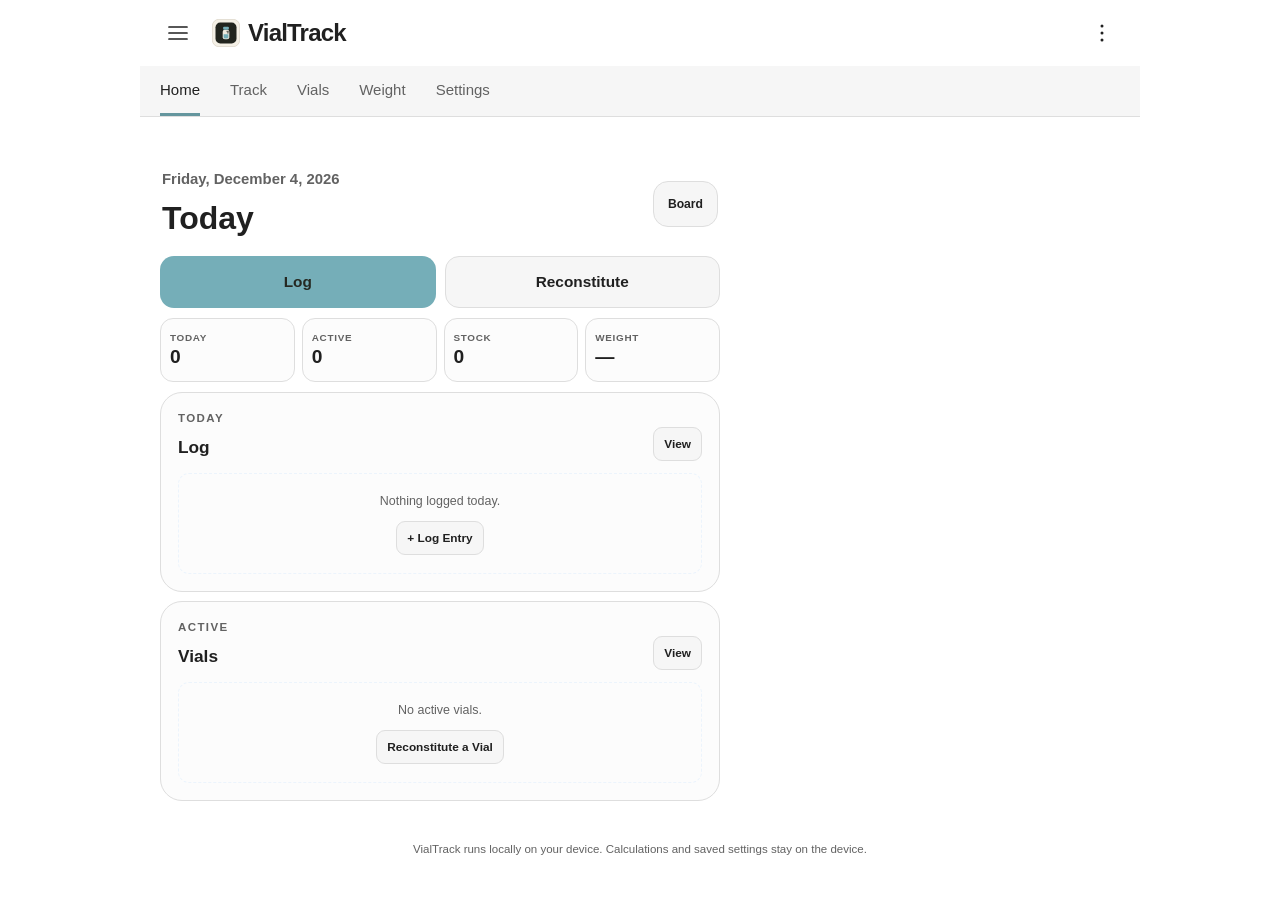
<file: index.html>
<!DOCTYPE html>
<html lang="en">
<head>
<meta charset="UTF-8">
<meta name="viewport" content="width=device-width, initial-scale=1.0, viewport-fit=cover">

<meta id="themeColorMeta" name="theme-color" content="#080808">
<meta name="mobile-web-app-capable" content="yes">
<meta name="apple-mobile-web-app-capable" content="yes">
<meta name="apple-mobile-web-app-status-bar-style" content="black-translucent">
<meta name="apple-mobile-web-app-title" content="VialTrack">
<link rel="manifest" href="./manifest.json">
<link rel="icon" type="image/svg+xml" href="./favicon.svg?v=paper-one-4">
<link rel="apple-touch-icon" href="./icons/paper-one/vial-180.png">

<title>VialTrack</title>
<meta name="vialtrack-version" content="14.5.1">
<meta name="description" content="Offline vial calculations, user-created protocols, inventory, history, and weight tracking.">
<script>
(function(){
  const key = 'vialtrack-theme';
  let saved = null;
  try { saved = localStorage.getItem(key); } catch(e) {}
  const theme = saved === 'light' || saved === 'dark'
    ? saved
    : (window.matchMedia('(prefers-color-scheme: light)').matches ? 'light' : 'dark');
  document.documentElement.dataset.theme = theme;
  document.documentElement.style.colorScheme = theme;
})();
</script>
<style>
*{box-sizing:border-box;margin:0;padding:0}
:root{
  --bg:#0a0f1e;--panel:#0d1f35;--panel2:#0a1929;--border:rgba(255,255,255,.10);
  --cyan:#06b6d4;--text:#f1f5f9;--muted:#94a3b8;--muted2:#64748b;--orange:#ff6b35;
  --warn:#f59e0b;
}
body{
  font-family:-apple-system,BlinkMacSystemFont,"Segoe UI",Roboto,Arial,sans-serif;
  background:var(--bg);color:#fff;min-height:100vh;line-height:1.55;
}
.container{
  max-width:1200px;margin:0 auto;padding:22px;
  display:grid;grid-template-columns:minmax(0,1fr) 380px;gap:36px;align-items:start;
}
.header{grid-column:1/-1;text-align:center;margin:4px 0 2px}
.brand{font-size:1rem;font-weight:600;color:var(--orange);letter-spacing:.4px;margin-bottom:4px}
h1{
  font-size:2.35rem;line-height:1.1;margin-bottom:9px;
  background:linear-gradient(135deg,#e2e8f0,#94a3b8);
  -webkit-background-clip:text;background-clip:text;color:transparent;
}
.subtitle{font-size:.96rem;color:var(--muted)}
.offline-badge{
  display:inline-block;margin-top:10px;padding:5px 9px;border-radius:999px;
  border:1px solid rgba(6,182,212,.35);color:var(--cyan);font-size:.72rem;font-weight:700;
  letter-spacing:.08em;text-transform:uppercase;background:rgba(6,182,212,.07)
}
.tabbar,.subtabs{
  display:flex;background:var(--panel2);border:1px solid var(--border);border-radius:12px;
  padding:4px;gap:4px;margin-bottom:22px
}
.tab,.subtab{
  flex:1;border:0;border-radius:9px;background:transparent;color:#8e8e93;
  padding:11px 12px;font-weight:650;cursor:pointer;transition:.18s;font-size:.9rem;
}
.tab small{display:block;font-weight:400;font-size:.7rem;opacity:.8;margin-top:2px}
.tab.active,.subtab.active{
  background:rgba(6,182,212,.15);color:var(--cyan);border:1px solid rgba(6,182,212,.5);
  box-shadow:0 0 14px rgba(6,182,212,.16)
}
.tab:hover:not(.active),.subtab:hover:not(.active){background:rgba(6,182,212,.07);color:#fff}
.card{
  background:var(--panel);border:1px solid var(--border);border-radius:20px;padding:27px;
}
.sectionhead{display:flex;justify-content:space-between;align-items:center;margin-bottom:20px}
.sectiontitle{font-size:1.1rem;font-weight:750;letter-spacing:.06em}
.reset{
  border:1px solid #1e3a5f;background:transparent;color:#fff;border-radius:8px;
  padding:7px 12px;cursor:pointer;font-size:.82rem
}
.reset:hover{background:rgba(255,255,255,.06)}
.inputs{display:grid;grid-template-columns:repeat(auto-fit,minmax(175px,1fr));gap:12px;margin-bottom:18px}
.inputcard{
  background:var(--panel);border:1px solid var(--border);border-radius:12px;padding:14px 15px;
  transition:.18s
}
.inputcard:focus-within,.inputcard:hover{border-color:var(--cyan);background:#0d2340}
.label{
  display:block;font-size:.67rem;color:#8e8e93;font-weight:750;letter-spacing:.1em;
  text-transform:uppercase;margin-bottom:5px
}
.inrow{display:flex;gap:7px;align-items:baseline}
input[type=number]{
  width:100%;background:transparent;border:0;outline:0;color:var(--text);
  font-size:1.5rem;font-weight:650;min-width:0;font-variant-numeric:tabular-nums
}
input[type=number]::-webkit-inner-spin-button,input[type=number]::-webkit-outer-spin-button{-webkit-appearance:none;margin:0}
.unitlabel{font-size:.8rem;color:#8e8e93;font-weight:700;text-transform:uppercase;white-space:nowrap}
.hint{font-size:.67rem;color:#6e6e73;margin-top:5px}
.unitToggle{display:flex;gap:6px;margin-top:9px}
.unitBtn{
  flex:1;padding:6px 0;border:1px solid #1e3a5f;border-radius:8px;background:transparent;
  color:#64748b;font-size:.78rem;font-weight:750;letter-spacing:.07em;cursor:pointer
}
.unitBtn.active{
  background:rgba(6,182,212,.17);border-color:rgba(6,182,212,.55);color:var(--cyan)
}
.calc{
  width:100%;padding:14px;border-radius:14px;background:rgba(6,182,212,.12);
  border:1px solid rgba(6,182,212,.45);color:var(--cyan);font-size:1rem;font-weight:650;cursor:pointer
}
.calc:hover{background:rgba(6,182,212,.22);border-color:var(--cyan);color:#fff;box-shadow:0 0 22px rgba(6,182,212,.25)}
.syringe-select{margin:4px 0 17px}
.syringe-label{font-size:.67rem;font-weight:750;color:#8e8e93;letter-spacing:.1em;text-transform:uppercase;margin-bottom:9px}
.syringes{display:grid;grid-template-columns:repeat(3,1fr);gap:9px}
.syringe-choice{
  background:var(--panel2);border:1px solid #1e3a5f;border-radius:12px;padding:11px 8px 9px;
  color:#fff;cursor:pointer;text-align:center;transition:.18s
}
.syringe-choice.active{border-color:rgba(6,182,212,.62);background:rgba(6,182,212,.10);box-shadow:0 0 12px rgba(6,182,212,.12)}
.mini-syringe{height:30px;position:relative;margin-bottom:7px}
.mini-syringe:before{content:"";position:absolute;left:8%;right:8%;top:11px;height:8px;background:#d8dde6;border:1px solid #8e9aaa;border-radius:2px}
.mini-syringe:after{content:"";position:absolute;right:1%;top:14px;width:9%;height:2px;background:#7a8494}
.syringe-choice strong{display:block;font-size:.92rem}
.syringe-choice span{font-size:.68rem;color:var(--muted2);text-transform:uppercase;font-weight:650}
.results{
  display:none;background:var(--panel);border:1px solid var(--border);border-radius:18px;
  padding:27px 23px 23px;margin-top:21px
}
.drawbox{
  text-align:center;background:rgba(6,182,212,.07);border:1px solid rgba(6,182,212,.3);
  border-radius:14px;padding:20px;margin-bottom:17px;box-shadow:0 0 24px rgba(6,182,212,.06)
}
.drawlabel{font-size:.7rem;font-weight:750;letter-spacing:.17em;text-transform:uppercase;color:var(--cyan)}
.drawval{font-size:3.55rem;line-height:1.1;color:var(--cyan);font-weight:750;letter-spacing:-.03em;text-shadow:0 0 20px rgba(6,182,212,.33)}
.drawval small{font-size:1.25rem;opacity:.78}
.syringeWrap{margin:10px 0 18px}
.syringeCanvas{width:100%;height:125px;display:block}
.metrics{display:grid;grid-template-columns:repeat(3,1fr);gap:9px;margin:14px 0}
.metric{background:var(--panel2);border:1px solid var(--border);border-radius:13px;padding:15px 10px;text-align:center}
.metric .mlabel{font-size:.66rem;font-weight:750;color:#8e8e93;letter-spacing:.06em;text-transform:uppercase}
.metric .mval{font-size:1.72rem;line-height:1.1;font-weight:750;color:#fff;margin:5px 0 2px}
.metric .munit{font-size:.67rem;color:#6e6e73;font-weight:650}
.summary{text-align:center;color:#8e8e93;font-size:.84rem;margin:12px 0}
.recommend{text-align:center;padding:11px;border-radius:10px;background:rgba(6,182,212,.08);border:1px solid rgba(6,182,212,.25);color:var(--cyan);font-size:.84rem;font-weight:550}
.bigresult{
  display:none;text-align:center;margin-top:19px;padding:20px;border-radius:14px;
  background:rgba(6,182,212,.07);border:1px solid rgba(6,182,212,.25)
}
.bigresult .rlabel{font-size:.68rem;color:var(--cyan);font-weight:750;letter-spacing:.14em;text-transform:uppercase}
.bigresult .rval{font-size:3rem;color:var(--cyan);font-weight:750;line-height:1.1}
.bigresult .runit{font-size:1rem;color:var(--cyan);font-weight:650}
.bigresult .rsub{font-size:.83rem;color:#8e8e93;margin-top:6px}
.sidebar{
  background:var(--panel);border:1px solid var(--border);border-radius:20px;padding:25px;
  position:sticky;top:18px
}
.sidebar h2{font-size:1.08rem;margin-bottom:16px}
.step{margin-bottom:16px}
.step h3{font-size:.92rem;margin-bottom:4px}
.step p{font-size:.84rem;color:var(--muted)}
.example{margin-top:16px}
.example h3{font-size:.92rem;margin-bottom:8px}
.example li{list-style:none;color:var(--muted);font-size:.83rem;margin-bottom:4px;padding-left:13px;position:relative}
.example li:before{content:"•";position:absolute;left:0;color:var(--cyan);font-weight:bold}
.warning{background:rgba(245,158,11,.07);border:1px solid rgba(245,158,11,.2);border-radius:10px;padding:12px;margin-top:16px}
.warning strong{display:block;color:#ffc107;font-size:.84rem;margin-bottom:3px}
.warning p{color:#ffe082;font-size:.78rem}
.reference{margin-top:12px;background:rgba(6,182,212,.04);border:1px solid #1e3a5f;border-radius:10px;padding:12px}
.reference h4{font-size:.88rem;margin-bottom:7px}
.refrow{display:grid;grid-template-columns:1fr auto 1fr;gap:9px;padding:5px 8px;background:rgba(6,182,212,.05);border-radius:6px;font-size:.78rem;margin-top:5px}
.refrow span:first-child{text-align:right;color:#fff}.refrow span:nth-child(2){color:var(--cyan);font-weight:700}.refrow span:last-child{color:#e0e0e0}
.specs{background:var(--panel);border:1px solid var(--border);border-radius:16px;padding:18px 20px;margin-bottom:14px}
.specs h3{font-size:.96rem;margin-bottom:8px}.specs p{font-size:.8rem;color:var(--muted);margin-bottom:12px}
.specgrid{display:grid;grid-template-columns:repeat(4,1fr);gap:7px}
.spec{background:rgba(6,182,212,.06);border-radius:9px;padding:9px 6px;text-align:center}
.spec small{display:block;font-size:.59rem;text-transform:uppercase;color:var(--muted2);font-weight:700;letter-spacing:.06em}
.spec strong{font-size:.78rem;color:var(--text)}
.verify,.tips,.detail{border-radius:14px;padding:17px 19px;margin-top:14px}
.verify{background:rgba(245,158,11,.05);border:1px solid rgba(245,158,11,.18)}
.tips{background:var(--panel);border:1px solid #1e3a5f}.detail{background:var(--panel2);border:1px solid #1e3a5f}
.verify h3,.tips h3,.detail h3{font-size:.9rem;margin-bottom:8px}
.verify ol{padding-left:20px}.verify li,.tips li,.detail p,.detail li{font-size:.78rem;color:var(--muted);margin-bottom:5px}
.tips ul,.detail ul{padding-left:18px}
.hidden{display:none!important}
.footer{grid-column:1/-1;text-align:center;color:#475569;font-size:.72rem;padding:8px 0 18px}
.fade{animation:fade .25s ease}@keyframes fade{from{opacity:.55;transform:translateY(4px)}to{opacity:1;transform:none}}
@media(max-width:900px){
  .container{grid-template-columns:1fr;gap:18px;padding:15px}
  .sidebar{position:static}
  h1{font-size:1.95rem}
}
@media(max-width:560px){
  .card{padding:18px}.metrics{grid-template-columns:1fr 1fr}.specgrid{grid-template-columns:1fr 1fr}
  .drawval{font-size:2.8rem}.syringeCanvas{height:110px}.tab{font-size:.82rem;padding:9px 6px}
}

.installArea{
  grid-column:1/-1;
  display:flex;
  align-items:center;
  justify-content:center;
  gap:10px;
  margin:-2px 0 2px;
  flex-wrap:wrap;
}
.installButton{
  appearance:none;
  border:1px solid rgba(6,182,212,.55);
  background:rgba(6,182,212,.12);
  color:var(--cyan);
  border-radius:10px;
  padding:9px 14px;
  font-weight:750;
  font-size:.84rem;
  cursor:pointer;
}
.installButton:active{transform:scale(.98)}
.iosInstallHelp{
  width:100%;
  max-width:520px;
  text-align:center;
  color:var(--muted);
  font-size:.8rem;
  padding:8px 12px;
  border-radius:10px;
  background:rgba(255,255,255,.035);
  border:1px solid var(--border);
}
@media(display-mode:standalone){
  .installArea{display:none}
  body{padding-top:env(safe-area-inset-top);padding-bottom:env(safe-area-inset-bottom)}
}
@media(max-width:560px){
  body{overscroll-behavior-y:none}
  .container{
    padding:max(12px,env(safe-area-inset-top)) 12px max(18px,env(safe-area-inset-bottom));
    gap:12px;
  }
  .header{margin-top:0}
  .brand{font-size:.8rem}
  h1{font-size:1.72rem;margin-bottom:5px}
  .subtitle{font-size:.82rem;padding:0 8px}
  .offline-badge{margin-top:7px}
  .tabbar{position:sticky;top:0;z-index:20;margin:0 0 12px;background:#0a1929eF;backdrop-filter:blur(12px)}
  .tab{min-height:52px}
  .card{padding:14px;border-radius:16px}
  .sectionhead{margin-bottom:12px}
  .sectiontitle{font-size:.95rem}
  .inputs{grid-template-columns:1fr;gap:9px;margin-bottom:12px}
  .inputcard{padding:12px 13px}
  input[type=number]{font-size:1.72rem;min-height:38px}
  .unitToggle{margin-top:7px}
  .unitBtn{min-height:36px;font-size:.82rem}
  .syringe-select{margin-bottom:12px}
  .syringes{gap:6px}
  .syringe-choice{padding:9px 4px 8px;min-height:76px}
  .syringe-choice strong{font-size:.82rem}
  .syringe-choice span{font-size:.6rem}
  .mini-syringe{height:23px}
  .calc{
    position:sticky;
    bottom:max(8px,env(safe-area-inset-bottom));
    z-index:15;
    min-height:52px;
    font-size:1.02rem;
    box-shadow:0 12px 35px rgba(0,0,0,.34);
  }
  .results{padding:17px 12px 14px;margin-top:13px;border-radius:15px}
  .drawbox{padding:15px 8px;margin-bottom:10px}
  .drawval{font-size:3.2rem}
  .syringeWrap{margin:4px 0 10px;overflow:hidden}
  .syringeCanvas{height:96px;min-width:560px;transform:scale(.68);transform-origin:left center;width:147%}
  .metrics{grid-template-columns:1fr 1fr;gap:7px}
  .metric{padding:12px 6px}
  .metric .mval{font-size:1.45rem}
  .sidebar{padding:17px;border-radius:16px}
  .sidebar h2{font-size:1rem}
  .step{margin-bottom:12px}
  .step p,.example li{font-size:.79rem}
  .specgrid{grid-template-columns:1fr 1fr}
  .bigresult .rval{font-size:2.55rem}
}


:root{
  --bg:#07111f;
  --bg2:#0b1628;
  --panel:#0d1b2d;
  --panel2:#0c1728;
  --panel3:#101e31;
  --line:rgba(120,185,255,.12);
  --line2:rgba(73,226,255,.18);
  --text:#ecf3fb;
  --muted:#9db1c7;
  --muted2:#6f849b;
  --aqua:#35d7ea;
  --blue:#4f7fff;
  --blue2:#6a77ff;
  --cyan:#35d7ea;
  --teal:#21cfc3;
  --warn:#f7b548;
  --shadow:0 18px 48px rgba(0,0,0,.32);
}
body{
  background:
    radial-gradient(circle at 20% 0%, rgba(53,215,234,.07), transparent 30%),
    radial-gradient(circle at 90% 20%, rgba(79,127,255,.08), transparent 25%),
    linear-gradient(180deg,#07111f 0%, #08111d 100%);
}
.container{
  max-width:1200px;
  gap:26px;
}
.header{
  position:relative;
  padding-top:6px;
}
.brand{
  display:inline-flex;
  align-items:center;
  justify-content:center;
  min-width:104px;
  padding:6px 12px;
  border-radius:999px;
  background:rgba(53,215,234,.08);
  border:1px solid rgba(53,215,234,.18);
  color:#d7f9ff;
  font-size:.88rem;
  letter-spacing:.04em;
}
h1{
  background:linear-gradient(135deg,#f8fbff,#8ec8ff 65%, #7ce9ff);
  -webkit-background-clip:text;
  background-clip:text;
  color:transparent;
  font-size:2.9rem;
}
.subtitle{
  max-width:760px;
  margin:0 auto;
  color:var(--muted);
}
.offline-badge{
  background:linear-gradient(135deg, rgba(53,215,234,.12), rgba(79,127,255,.12));
  color:#abf6ff;
  border-color:rgba(53,215,234,.25);
}
.card,.sidebar,.specs,.verify,.tips,.detail,.results,.roadmapCard,.dashCard{
  background:linear-gradient(180deg, rgba(13,27,45,.96), rgba(10,19,33,.98));
  border:1px solid var(--line);
  box-shadow:var(--shadow);
}
.tabbar,.subtabs{
  background:rgba(8,18,31,.84);
  border:1px solid var(--line);
  backdrop-filter:blur(14px);
}
.tab,.subtab{
  color:var(--muted);
}
.tab.active,.subtab.active{
  background:linear-gradient(135deg, rgba(53,215,234,.16), rgba(79,127,255,.18));
  border-color:rgba(83,208,255,.32);
  color:#eafcff;
  box-shadow:none;
}
.tab:hover:not(.active),.subtab:hover:not(.active){background:rgba(255,255,255,.04)}
.inputcard,.metric,.spec{
  background:linear-gradient(180deg, rgba(10,23,40,.95), rgba(9,18,30,.95));
  border:1px solid var(--line);
}
.inputcard:focus-within,.inputcard:hover{
  border-color:rgba(53,215,234,.38);
  background:linear-gradient(180deg, rgba(12,30,50,.96), rgba(9,20,34,.98));
}
.calc,.heroBtn.primary{
  background:linear-gradient(135deg, rgba(53,215,234,.22), rgba(79,127,255,.22));
  border:1px solid rgba(82,196,255,.34);
  color:#e9fbff;
}
.calc:hover,.heroBtn.primary:hover{
  background:linear-gradient(135deg, rgba(53,215,234,.30), rgba(79,127,255,.30));
  box-shadow:0 0 0 1px rgba(83,223,255,.16), 0 16px 36px rgba(4,12,24,.38);
}
.drawbox,.bigresult,.recommend,.warning,.reference{
  background:linear-gradient(180deg, rgba(8,24,41,.92), rgba(10,20,35,.92));
  border-color:var(--line2);
}
.drawval,.bigresult .rval,.drawlabel,.bigresult .rlabel,.recommend{
  color:#93f4ff;
}
.homeHero{
  display:grid;
  grid-template-columns:1.4fr .9fr;
  gap:18px;
  align-items:center;
  background:linear-gradient(180deg, rgba(10,20,35,.86), rgba(8,17,30,.95));
  border:1px solid var(--line);
  border-radius:24px;
  padding:24px;
  box-shadow:var(--shadow);
}
.heroEyebrow{
  color:#95f7ff;
  font-size:.82rem;
  text-transform:uppercase;
  letter-spacing:.14em;
  font-weight:800;
  margin-bottom:8px;
}
.homeHero h2{
  font-size:2rem;
  line-height:1.08;
  margin:0 0 10px;
}
.homeHero p{
  color:var(--muted);
  font-size:.98rem;
  max-width:620px;
}
.heroActions{
  display:flex;
  gap:10px;
  flex-wrap:wrap;
  margin-top:16px;
}
.heroBtn{
  appearance:none;
  padding:12px 16px;
  border-radius:12px;
  background:rgba(255,255,255,.03);
  border:1px solid var(--line);
  color:var(--text);
  font-weight:700;
  cursor:pointer;
}
.heroBtn:hover{
  background:rgba(255,255,255,.06);
}
.heroIconWrap{
  display:flex;
  justify-content:center;
}
.heroIcon{
  width:min(320px, 72%);
  aspect-ratio:1/1;
  border-radius:28px;
  box-shadow:0 20px 60px rgba(0,0,0,.45);
}
.dashboardGrid{
  display:grid;
  grid-template-columns:repeat(3, minmax(0,1fr));
  gap:14px;
  margin-top:16px;
}
.dashCard{
  border-radius:18px;
  padding:18px 18px 16px;
}
.dashLabel{
  color:#89efff;
  font-size:.72rem;
  font-weight:800;
  letter-spacing:.12em;
  text-transform:uppercase;
  margin-bottom:7px;
}
.dashValue{
  font-size:1.08rem;
  font-weight:760;
  margin-bottom:6px;
}
.dashNote{
  color:var(--muted);
  font-size:.86rem;
}
.roadmapCard{
  margin-top:16px;
  border-radius:20px;
  padding:20px;
}
.roadmapHeader{
  display:flex;
  align-items:center;
  justify-content:space-between;
  gap:12px;
}
.roadmapHeader h3{
  margin:4px 0 0;
  font-size:1.25rem;
}
.roadmapPill{
  padding:8px 12px;
  border-radius:999px;
  background:linear-gradient(135deg, rgba(53,215,234,.13), rgba(79,127,255,.13));
  border:1px solid rgba(83,214,255,.22);
  color:#c7f8ff;
  font-weight:800;
}
.roadmapList{
  margin:16px 0 0;
  padding-left:18px;
  color:var(--muted);
}
.roadmapList li{margin-bottom:8px}
.appView.hidden{display:none!important}
.bottomNav{
  display:none;
}
.sectiontitle,.sidebar h2,.specs h3,.verify h3,.tips h3,.detail h3{
  color:#f6fbff;
}
@media(max-width:900px){
  .homeHero{
    grid-template-columns:1fr;
    text-align:left;
  }
  .heroIcon{width:min(300px,64vw)}
  .dashboardGrid{
    grid-template-columns:1fr;
  }
}
@media(max-width:560px){
  h1{font-size:2.15rem}
  .homeHero{
    padding:18px 16px;
    border-radius:18px;
  }
  .homeHero h2{font-size:1.45rem}
  .heroActions{
    flex-direction:column;
  }
  .heroBtn{
    min-height:48px;
  }
  .dashboardGrid{
    gap:10px;
  }
  .bottomNav{
    display:grid;
    grid-template-columns:repeat(3,1fr);
    gap:8px;
    position:fixed;
    left:12px;
    right:12px;
    bottom:max(10px, env(safe-area-inset-bottom));
    padding:10px;
    border-radius:18px;
    background:rgba(7,17,31,.88);
    border:1px solid var(--line);
    backdrop-filter:blur(16px);
    box-shadow:0 12px 36px rgba(0,0,0,.38);
    z-index:40;
  }
  .navBtn{
    min-height:44px;
    border-radius:12px;
    border:1px solid transparent;
    background:transparent;
    color:var(--muted);
    font-weight:700;
  }
  .navBtn.active{
    background:linear-gradient(135deg, rgba(53,215,234,.16), rgba(79,127,255,.16));
    border-color:rgba(83,214,255,.22);
    color:#eefcff;
  }
  .footer{
    padding-bottom:92px;
  }
}


.saveReconstitution{
  margin-top:18px;
  padding-top:18px;
  border-top:1px solid var(--line);
}
.saveHeader{
  display:flex;
  align-items:center;
  justify-content:space-between;
  gap:12px;
  margin-bottom:12px;
}
.saveHeader h3{
  font-size:1.04rem;
  margin:2px 0 0;
}
.saveGrid{
  display:grid;
  grid-template-columns:1fr 1fr;
  gap:10px;
  margin-bottom:10px;
}
.textInput{
  width:100%;
  border:0;
  outline:0;
  background:transparent;
  color:var(--text);
  font-size:1rem;
  font-weight:600;
  min-height:34px;
}
.textInput::placeholder{color:#5e738a}
.saveBtn{
  width:100%;
  min-height:48px;
  border-radius:12px;
  border:1px solid rgba(83,214,255,.30);
  background:linear-gradient(135deg, rgba(53,215,234,.20), rgba(79,127,255,.22));
  color:#effcff;
  font-weight:800;
  cursor:pointer;
}
.saveBtn:hover{
  background:linear-gradient(135deg, rgba(53,215,234,.28), rgba(79,127,255,.30));
}
.saveConfirmation{
  margin-top:9px;
  padding:10px 12px;
  border-radius:10px;
  background:rgba(33,207,195,.08);
  border:1px solid rgba(33,207,195,.18);
  color:#aef9ef;
  font-size:.82rem;
  text-align:center;
}
.historyHeader{
  display:flex;
  align-items:flex-end;
  justify-content:space-between;
  gap:18px;
  background:linear-gradient(180deg, rgba(10,20,35,.86), rgba(8,17,30,.95));
  border:1px solid var(--line);
  border-radius:22px;
  padding:22px;
  box-shadow:var(--shadow);
}
.historyHeader h2{
  font-size:1.8rem;
  margin:2px 0 6px;
}
.historyHeader p{
  color:var(--muted);
  max-width:680px;
  font-size:.9rem;
}
.historyActions{
  display:flex;
  gap:8px;
  flex-wrap:wrap;
}
.importLabel{
  display:inline-flex;
  align-items:center;
  justify-content:center;
  cursor:pointer;
}
.importLabel input{display:none}
.historyToolbar{
  display:grid;
  grid-template-columns:1fr 180px;
  gap:10px;
  margin:14px 0;
}
.historySearch,.historySelect{
  min-height:46px;
  border-radius:12px;
  border:1px solid var(--line);
  background:rgba(8,18,31,.86);
  color:var(--text);
  padding:0 14px;
  outline:none;
}
.historySearch:focus,.historySelect:focus{
  border-color:rgba(53,215,234,.32);
}
.historyList{
  display:grid;
  gap:11px;
}
.historyCard{
  background:linear-gradient(180deg, rgba(13,27,45,.96), rgba(10,19,33,.98));
  border:1px solid var(--line);
  border-radius:17px;
  padding:16px;
  box-shadow:0 12px 28px rgba(0,0,0,.20);
}
.historyCardTop{
  display:flex;
  align-items:flex-start;
  justify-content:space-between;
  gap:12px;
}
.historyName{
  font-size:1.08rem;
  font-weight:800;
  color:#f2fbff;
  margin-bottom:3px;
}
.historyDate{
  font-size:.75rem;
  color:var(--muted2);
}
.historyDose{
  font-size:1.25rem;
  font-weight:850;
  color:#95f7ff;
  white-space:nowrap;
}
.historyMeta{
  display:grid;
  grid-template-columns:repeat(4,minmax(0,1fr));
  gap:8px;
  margin-top:12px;
}
.historyStat{
  background:rgba(255,255,255,.025);
  border:1px solid rgba(255,255,255,.045);
  border-radius:10px;
  padding:10px;
}
.historyStat span{
  display:block;
  color:var(--muted2);
  font-size:.62rem;
  font-weight:800;
  letter-spacing:.07em;
  text-transform:uppercase;
  margin-bottom:3px;
}
.historyStat strong{
  font-size:.88rem;
  color:var(--text);
}
.historyNotes{
  margin-top:10px;
  color:var(--muted);
  font-size:.82rem;
  padding:9px 10px;
  border-radius:9px;
  background:rgba(255,255,255,.02);
}
.historyCardActions{
  display:flex;
  gap:8px;
  margin-top:12px;
}
.historyActionBtn{
  flex:1;
  min-height:40px;
  border-radius:10px;
  border:1px solid var(--line);
  background:rgba(255,255,255,.025);
  color:var(--text);
  font-weight:750;
  cursor:pointer;
}
.historyActionBtn.primary{
  background:linear-gradient(135deg, rgba(53,215,234,.13), rgba(79,127,255,.16));
  border-color:rgba(83,214,255,.22);
}
.historyActionBtn.danger{
  color:#ffb6b6;
}
.emptyState{
  text-align:center;
  padding:42px 18px;
  border:1px dashed rgba(120,185,255,.16);
  border-radius:18px;
  background:rgba(255,255,255,.015);
}
.emptyIcon{
  width:56px;
  height:56px;
  margin:0 auto 12px;
  border-radius:16px;
  display:grid;
  place-items:center;
  background:linear-gradient(135deg, rgba(53,215,234,.16), rgba(79,127,255,.18));
  border:1px solid rgba(83,214,255,.22);
  color:#c9f9ff;
  font-weight:900;
}
.emptyState h3{margin-bottom:5px}
.emptyState p{
  color:var(--muted);
  font-size:.86rem;
  margin-bottom:14px;
}
.historyShortcut{cursor:pointer}
.historyShortcut:hover{border-color:rgba(53,215,234,.22)}
@media(max-width:760px){
  .historyHeader{
    align-items:flex-start;
    flex-direction:column;
  }
  .historyActions{width:100%}
  .historyActions .heroBtn{flex:1}
  .historyToolbar{
    grid-template-columns:1fr;
  }
  .historyMeta{
    grid-template-columns:1fr 1fr;
  }
}
@media(max-width:560px){
  .saveGrid{grid-template-columns:1fr}
  .historyHeader{padding:17px 15px;border-radius:17px}
  .historyHeader h2{font-size:1.45rem}
  .historyCard{padding:14px}
  .historyMeta{grid-template-columns:1fr 1fr}
  .historyCardActions{flex-direction:column}
  .bottomNav{grid-template-columns:repeat(4,1fr)}
  .navBtn{font-size:.74rem;padding:0 4px}
}


.trackerHeader{
  display:flex;
  align-items:flex-end;
  justify-content:space-between;
  gap:18px;
  background:linear-gradient(180deg, rgba(10,20,35,.86), rgba(8,17,30,.95));
  border:1px solid var(--line);
  border-radius:22px;
  padding:22px;
  box-shadow:var(--shadow);
}
.trackerHeader h2{
  font-size:1.8rem;
  margin:2px 0 6px;
}
.trackerHeader p{
  color:var(--muted);
  max-width:680px;
  font-size:.9rem;
}
.trackerHeaderActions{display:flex;gap:8px;flex-wrap:wrap;justify-content:flex-end}
.trackerComposer{
  margin-top:14px;
  padding:18px;
  border-radius:18px;
  background:linear-gradient(180deg, rgba(13,27,45,.98), rgba(9,19,33,.98));
  border:1px solid rgba(83,214,255,.18);
  box-shadow:var(--shadow);
}
.composerHeader{
  display:flex;
  align-items:center;
  justify-content:space-between;
  gap:12px;
  margin-bottom:14px;
}
.composerHeader h3{
  margin:2px 0 0;
  font-size:1.15rem;
}
.iconTextBtn{
  min-height:38px;
  padding:0 12px;
  border-radius:10px;
  border:1px solid var(--line);
  background:rgba(255,255,255,.025);
  color:var(--muted);
  cursor:pointer;
}
.trackerFormGrid{
  display:grid;
  grid-template-columns:1.35fr .8fr .8fr .8fr;
  gap:10px;
}
.trackerNotesCard{
  grid-column:1/-1;
}
.dateTimeInput{
  min-height:38px;
  font-size:1rem!important;
}
.trackerComposerActions{
  display:flex;
  justify-content:flex-end;
  gap:8px;
  margin-top:12px;
}
.trackerControls{
  display:flex;
  align-items:center;
  justify-content:space-between;
  gap:12px;
  margin:14px 0;
}
.viewToggle{
  display:flex;
  gap:5px;
  padding:4px;
  background:rgba(8,18,31,.84);
  border:1px solid var(--line);
  border-radius:12px;
}
.viewToggleBtn{
  min-height:38px;
  padding:0 14px;
  border-radius:9px;
  border:1px solid transparent;
  background:transparent;
  color:var(--muted);
  font-weight:750;
  cursor:pointer;
}
.viewToggleBtn.active{
  background:linear-gradient(135deg, rgba(53,215,234,.14), rgba(79,127,255,.17));
  border-color:rgba(83,214,255,.18);
  color:#effcff;
}
.dateControls{
  display:flex;
  align-items:center;
  gap:6px;
}
.dateNavBtn,.todayBtn{
  min-height:40px;
  padding:0 12px;
  border-radius:10px;
  border:1px solid var(--line);
  background:rgba(8,18,31,.84);
  color:var(--text);
  cursor:pointer;
}
.dateNavBtn{
  width:40px;
  font-size:1.2rem;
}
.trackerDatePicker{
  min-height:40px;
  border-radius:10px;
  border:1px solid var(--line);
  background:rgba(8,18,31,.84);
  color:var(--text);
  padding:0 10px;
}
.trackerSummary{
  display:grid;
  grid-template-columns:repeat(3,minmax(0,1fr));
  gap:10px;
  margin-bottom:12px;
}
.trackerSummaryCard{
  background:linear-gradient(180deg, rgba(13,27,45,.96), rgba(10,19,33,.98));
  border:1px solid var(--line);
  border-radius:14px;
  padding:14px;
}
.trackerSummaryCard span{
  display:block;
  color:var(--muted2);
  text-transform:uppercase;
  font-size:.64rem;
  font-weight:800;
  letter-spacing:.08em;
  margin-bottom:4px;
}
.trackerSummaryCard strong{
  font-size:1.12rem;
  color:#effcff;
}
.dayLog{
  display:grid;
  gap:10px;
}
.dayHeader{
  display:flex;
  justify-content:space-between;
  align-items:center;
  gap:12px;
  margin:4px 0 8px;
}
.dayHeader h3{
  font-size:1.12rem;
}
.dayHeader span{
  color:var(--muted);
  font-size:.8rem;
}
.logCard{
  background:linear-gradient(180deg, rgba(13,27,45,.96), rgba(10,19,33,.98));
  border:1px solid var(--line);
  border-radius:15px;
  padding:14px;
}
.logCardTop{
  display:flex;
  justify-content:space-between;
  gap:12px;
  align-items:flex-start;
}
.logPeptide{
  font-size:1.02rem;
  font-weight:800;
  color:#f4fbff;
}
.logTime{
  margin-top:2px;
  color:var(--muted2);
  font-size:.74rem;
}
.logAmount{
  color:#94f7ff;
  font-weight:850;
  font-size:1.08rem;
  white-space:nowrap;
}
.logNotes{
  margin-top:9px;
  padding:8px 9px;
  border-radius:8px;
  background:rgba(255,255,255,.02);
  color:var(--muted);
  font-size:.8rem;
}
.logActions{
  display:flex;
  gap:7px;
  margin-top:10px;
}
.logActionBtn{
  min-height:35px;
  padding:0 12px;
  border-radius:9px;
  border:1px solid var(--line);
  background:rgba(255,255,255,.02);
  color:var(--text);
  font-size:.78rem;
  font-weight:750;
  cursor:pointer;
}
.logActionBtn.danger{
  color:#ffb9b9;
}
.weekGrid{
  display:grid;
  grid-template-columns:repeat(7,minmax(0,1fr));
  gap:8px;
}
.weekDay{
  min-width:0;
  background:linear-gradient(180deg, rgba(13,27,45,.94), rgba(10,19,33,.98));
  border:1px solid var(--line);
  border-radius:13px;
  padding:10px;
}
.weekDay.today{
  border-color:rgba(53,215,234,.35);
  box-shadow:inset 0 0 0 1px rgba(53,215,234,.06);
}
.weekDayHeader{
  margin-bottom:8px;
}
.weekDow{
  color:#91f2ff;
  font-size:.65rem;
  font-weight:850;
  letter-spacing:.08em;
  text-transform:uppercase;
}
.weekDate{
  color:var(--text);
  font-size:1.08rem;
  font-weight:800;
}
.weekEntry{
  padding:8px;
  border-radius:9px;
  background:rgba(255,255,255,.025);
  border:1px solid rgba(255,255,255,.035);
  margin-top:6px;
  cursor:pointer;
}
.weekEntryName{
  white-space:nowrap;
  overflow:hidden;
  text-overflow:ellipsis;
  font-size:.72rem;
  font-weight:750;
}
.weekEntryAmount{
  color:#a3f5ff;
  font-size:.68rem;
  margin-top:2px;
}
.weekEmpty{
  color:#52677e;
  font-size:.7rem;
  padding:7px 0;
}
.allLogGroup{
  margin-bottom:18px;
}
.trackerEmpty{
  text-align:center;
  padding:36px 18px;
  border:1px dashed rgba(120,185,255,.16);
  border-radius:18px;
  background:rgba(255,255,255,.015);
}
.trackerEmpty h3{margin-bottom:5px}
.trackerEmpty p{color:var(--muted);font-size:.84rem;margin-bottom:12px}
.trackerShortcut{cursor:pointer}
.trackerShortcut:hover{border-color:rgba(53,215,234,.22)}
.protocolSection{margin-top:14px;padding:16px;border-radius:18px;background:linear-gradient(180deg,rgba(13,27,45,.96),rgba(9,19,33,.98));border:1px solid var(--line)}
.protocolSectionHeader{display:flex;align-items:flex-end;justify-content:space-between;gap:12px;margin-bottom:12px}.protocolSectionHeader h3{font-size:1.12rem;margin:2px 0 0}.protocolSectionHeader p{color:var(--muted);font-size:.76rem;margin-top:3px}
.protocolTodayGrid,.protocolList{display:grid;gap:9px}.protocolCard{padding:14px;border-radius:14px;background:rgba(255,255,255,.025);border:1px solid rgba(255,255,255,.055)}.protocolCard.completed{border-color:rgba(25,199,162,.28);background:rgba(25,199,162,.055)}.protocolCard.skipped{opacity:.72}.protocolCard.paused{opacity:.68}
.protocolCardTop{display:flex;justify-content:space-between;align-items:flex-start;gap:12px}.protocolName{font-size:1rem;font-weight:820;color:var(--text)}.protocolMeta{color:var(--muted);font-size:.74rem;margin-top:3px;line-height:1.45}.protocolDose{color:#94f7ff;font-size:1.02rem;font-weight:850;white-space:nowrap}
.protocolStatus{display:inline-flex;align-items:center;min-height:24px;margin-top:8px;padding:0 8px;border-radius:999px;border:1px solid var(--line);color:var(--muted2);font-size:.65rem;font-weight:800;letter-spacing:.05em;text-transform:uppercase}.protocolStatus.completed{color:#8ff0d8}.protocolStatus.skipped{color:#d7c28b}
.protocolActions{display:flex;gap:7px;flex-wrap:wrap;margin-top:11px}.protocolActionBtn{min-height:36px;padding:0 12px;border-radius:9px;border:1px solid var(--line);background:rgba(255,255,255,.025);color:var(--text);font-size:.76rem;font-weight:760;cursor:pointer}.protocolActionBtn.primary{background:#19c7a2;border-color:#19c7a2;color:#071713}.protocolActionBtn.warn{color:#e4cd98}
.protocolEmpty{padding:18px;border:1px dashed var(--line);border-radius:13px;color:var(--muted);font-size:.82rem;text-align:center}.protocolFormGrid{display:grid;grid-template-columns:1.2fr .8fr .8fr .9fr;gap:10px}.protocolWide{grid-column:1/-1}.protocolWeekdays{display:flex;gap:6px;flex-wrap:wrap;margin-top:8px}.protocolWeekdays label{display:flex;align-items:center;gap:5px;min-height:34px;padding:0 9px;border:1px solid var(--line);border-radius:9px;color:var(--muted);font-size:.72rem}.protocolWeekdays input,.protocolCycleToggle input{width:auto;min-height:0;margin:0}.protocolInlineFields{display:grid;grid-template-columns:1fr 1fr;gap:8px;margin-top:8px}.protocolCycleToggle{display:flex;align-items:center;gap:8px;color:var(--text);font-size:.78rem;font-weight:750}
@media(max-width:900px){
  .trackerFormGrid{grid-template-columns:1fr 1fr}
  .protocolFormGrid{grid-template-columns:1fr 1fr}
  .trackerNotesCard{grid-column:1/-1}
  .weekGrid{
    grid-template-columns:1fr;
  }
  .weekDay{
    display:grid;
    grid-template-columns:72px 1fr;
    gap:8px;
  }
  .weekDayHeader{margin:0}
}
@media(max-width:640px){
  .trackerHeader{
    flex-direction:column;
    align-items:flex-start;
    padding:17px 15px;
    border-radius:17px;
  }
  .trackerHeader .heroBtn{
    width:100%;
  }
  .trackerHeaderActions{width:100%;display:grid;grid-template-columns:1fr 1fr}
  .trackerHeader h2{font-size:1.45rem}
  .trackerComposer{padding:14px}
  .trackerFormGrid{grid-template-columns:1fr}
  .protocolFormGrid{grid-template-columns:1fr}.protocolWide{grid-column:auto}
  .trackerNotesCard{grid-column:auto}
  .trackerControls{
    flex-direction:column;
    align-items:stretch;
  }
  .viewToggle{width:100%}
  .viewToggleBtn{flex:1}
  .dateControls{
    width:100%;
  }
  .trackerDatePicker{flex:1;min-width:0}
  .trackerSummary{grid-template-columns:1fr}
  .protocolCardTop{align-items:flex-start}
  .bottomNav{grid-template-columns:repeat(5,1fr)}
  .navBtn{font-size:.67rem;padding:0 2px}
}


.saveButtonGrid{
  display:grid;
  grid-template-columns:1fr 1fr;
  gap:9px;
}
.secondarySave{
  background:rgba(255,255,255,.025);
  border-color:var(--line);
  color:var(--text);
}
.secondarySave:hover{
  background:rgba(255,255,255,.055);
}
.inventoryHeader{
  display:flex;
  align-items:flex-end;
  justify-content:space-between;
  gap:18px;
  background:linear-gradient(180deg, rgba(10,20,35,.86), rgba(8,17,30,.95));
  border:1px solid var(--line);
  border-radius:22px;
  padding:22px;
  box-shadow:var(--shadow);
}
.inventoryHeader h2{
  font-size:1.8rem;
  margin:2px 0 6px;
}
.inventoryHeader p{
  color:var(--muted);
  max-width:760px;
  font-size:.9rem;
}
.inventoryControls{
  display:flex;
  align-items:center;
  justify-content:space-between;
  gap:12px;
  margin:14px 0;
}
.inventoryLegend{
  color:var(--muted2);
  font-size:.76rem;
}
.inventoryList{
  display:grid;
  grid-template-columns:repeat(2,minmax(0,1fr));
  gap:12px;
}
.vialCard{
  background:linear-gradient(180deg, rgba(13,27,45,.98), rgba(9,19,33,.98));
  border:1px solid var(--line);
  border-radius:18px;
  padding:17px;
  box-shadow:0 13px 30px rgba(0,0,0,.22);
}
.vialCard.archived{
  opacity:.68;
}
.vialCardTop{
  display:flex;
  align-items:flex-start;
  justify-content:space-between;
  gap:12px;
}
.vialName{
  font-size:1.08rem;
  font-weight:850;
  color:#f4fbff;
}
.vialSub{
  color:var(--muted2);
  font-size:.74rem;
  margin-top:3px;
}
.vialStatus{
  padding:6px 9px;
  border-radius:999px;
  font-size:.66rem;
  font-weight:850;
  letter-spacing:.06em;
  text-transform:uppercase;
  background:rgba(33,207,195,.09);
  border:1px solid rgba(33,207,195,.16);
  color:#aef9ef;
}
.vialStatus.archived{
  background:rgba(255,255,255,.035);
  border-color:var(--line);
  color:var(--muted);
}
.vialRemainingBlock{
  margin-top:15px;
  padding:14px;
  border-radius:13px;
  background:linear-gradient(135deg, rgba(53,215,234,.08), rgba(79,127,255,.08));
  border:1px solid rgba(83,214,255,.12);
}
.vialRemainingLabel{
  color:var(--muted2);
  font-size:.64rem;
  font-weight:850;
  letter-spacing:.09em;
  text-transform:uppercase;
}
.vialRemainingValue{
  margin-top:2px;
  font-size:1.75rem;
  font-weight:900;
  color:#a2f7ff;
}
.vialProgress{
  height:8px;
  margin-top:10px;
  overflow:hidden;
  border-radius:999px;
  background:rgba(255,255,255,.055);
}
.vialProgressFill{
  height:100%;
  border-radius:999px;
  background:linear-gradient(90deg,#2ed5d3,#4f7fff);
}
.vialProgressMeta{
  display:flex;
  justify-content:space-between;
  gap:8px;
  margin-top:6px;
  color:var(--muted2);
  font-size:.68rem;
}
.vialStats{
  display:grid;
  grid-template-columns:repeat(2,minmax(0,1fr));
  gap:8px;
  margin-top:10px;
}
.vialStat{
  padding:9px;
  border-radius:10px;
  background:rgba(255,255,255,.022);
  border:1px solid rgba(255,255,255,.035);
}
.vialStat span{
  display:block;
  color:var(--muted2);
  font-size:.6rem;
  text-transform:uppercase;
  letter-spacing:.07em;
  font-weight:800;
  margin-bottom:3px;
}
.vialStat strong{
  color:var(--text);
  font-size:.84rem;
}
.vialNotes{
  margin-top:9px;
  color:var(--muted);
  font-size:.78rem;
}
.vialActions{
  display:flex;
  gap:8px;
  margin-top:12px;
}
.vialActionBtn{
  flex:1;
  min-height:39px;
  border-radius:10px;
  border:1px solid var(--line);
  background:rgba(255,255,255,.025);
  color:var(--text);
  font-weight:750;
  cursor:pointer;
}
.vialActionBtn.primary{
  background:linear-gradient(135deg, rgba(53,215,234,.12), rgba(79,127,255,.15));
  border-color:rgba(83,214,255,.18);
}
.vialActionBtn.warn{
  color:#f5d89a;
}
.inventoryShortcut{cursor:pointer}
.inventoryShortcut:hover{border-color:rgba(53,215,234,.22)}
.trackerVialSelect{
  min-height:38px;
  font-size:.92rem;
}
.vialRemainingHint{
  color:var(--muted2);
  font-size:.68rem;
  margin-top:5px;
}
.linkedVialBadge{
  display:inline-flex;
  align-items:center;
  gap:5px;
  margin-top:7px;
  padding:5px 7px;
  border-radius:8px;
  background:rgba(53,215,234,.06);
  border:1px solid rgba(53,215,234,.11);
  color:#9eeef8;
  font-size:.68rem;
  font-weight:700;
}
.historyActionBtn.activate{
  color:#9ef7ee;
}
@media(max-width:900px){
  .inventoryList{grid-template-columns:1fr}
}
@media(max-width:640px){
  .saveButtonGrid{grid-template-columns:1fr}
  .inventoryHeader{
    flex-direction:column;
    align-items:flex-start;
    padding:17px 15px;
    border-radius:17px;
  }
  .inventoryHeader .heroBtn{width:100%}
  .inventoryHeader h2{font-size:1.45rem}
  .inventoryControls{
    align-items:flex-start;
    flex-direction:column;
  }
  .vialRemainingValue{font-size:1.55rem}
}


.todayHero{
  display:grid;
  grid-template-columns:1.35fr .55fr;
  align-items:center;
  gap:18px;
  padding:22px;
  border-radius:24px;
  background:
    radial-gradient(circle at 82% 20%, rgba(53,215,234,.11), transparent 38%),
    linear-gradient(180deg, rgba(12,25,42,.98), rgba(8,17,30,.98));
  border:1px solid var(--line);
  box-shadow:var(--shadow);
}
.todayHeroText h2{
  font-size:2.35rem;
  line-height:1;
  margin:4px 0 8px;
}
.todayHeroText p{
  color:var(--muted);
  max-width:580px;
  font-size:.92rem;
}
.todayDate{
  color:#dffbff;
  font-size:.93rem;
  font-weight:700;
  margin-top:3px;
}
.todayHeroIcon{
  display:flex;
  justify-content:flex-end;
  align-items:center;
}
.todayHeroIcon .heroIcon{
  width:min(155px,100%);
  border-radius:26px;
  box-shadow:0 18px 42px rgba(0,0,0,.38);
}
.quickActions{
  display:grid;
  grid-template-columns:repeat(4,minmax(0,1fr));
  gap:10px;
  margin-top:14px;
}
.quickAction{
  min-height:78px;
  padding:13px 14px;
  text-align:left;
  border-radius:15px;
  border:1px solid var(--line);
  background:linear-gradient(180deg, rgba(13,27,45,.96), rgba(9,19,33,.98));
  color:var(--text);
  cursor:pointer;
}
.quickAction.primary{
  background:linear-gradient(135deg, rgba(53,215,234,.16), rgba(79,127,255,.18));
  border-color:rgba(83,214,255,.22);
}
.quickAction:hover{
  border-color:rgba(83,214,255,.23);
  transform:translateY(-1px);
}
.quickActionTitle{
  display:block;
  font-size:.94rem;
  font-weight:820;
}
.quickActionSub{
  display:block;
  color:var(--muted2);
  font-size:.72rem;
  margin-top:4px;
}
.todayStats{
  display:grid;
  grid-template-columns:repeat(5,minmax(0,1fr));
  gap:10px;
  margin-top:14px;
}
.todayStatCard{
  padding:15px;
  border-radius:15px;
  background:linear-gradient(180deg, rgba(13,27,45,.96), rgba(9,19,33,.98));
  border:1px solid var(--line);
  cursor:pointer;
}
.todayStatCard span{
  display:block;
  color:var(--muted2);
  font-size:.65rem;
  font-weight:850;
  letter-spacing:.08em;
  text-transform:uppercase;
}
.todayStatCard strong{
  display:block;
  color:#eefdff;
  font-size:1.65rem;
  line-height:1.1;
  margin-top:4px;
}
.todayStatCard small{
  display:block;
  color:var(--muted);
  font-size:.7rem;
  margin-top:3px;
}
.homeSection{
  margin-top:14px;
  padding:17px;
  border-radius:18px;
  background:linear-gradient(180deg, rgba(13,27,45,.96), rgba(9,19,33,.98));
  border:1px solid var(--line);
  box-shadow:0 12px 28px rgba(0,0,0,.17);
}
.homeSectionHeader{
  display:flex;
  align-items:flex-end;
  justify-content:space-between;
  gap:12px;
  margin-bottom:12px;
}
.homeSectionHeader h3{
  font-size:1.08rem;
  margin:2px 0 0;
}
.homeTextBtn{
  min-height:34px;
  padding:0 10px;
  border-radius:9px;
  border:1px solid var(--line);
  background:rgba(255,255,255,.02);
  color:#a8edf6;
  font-size:.74rem;
  font-weight:750;
  cursor:pointer;
}
.homeList{
  display:grid;
  gap:8px;
}
.homeEntry{
  display:flex;
  justify-content:space-between;
  align-items:center;
  gap:10px;
  padding:11px 12px;
  border-radius:11px;
  background:rgba(255,255,255,.024);
  border:1px solid rgba(255,255,255,.035);
  cursor:pointer;
}
.homeEntry:hover{background:rgba(255,255,255,.04)}
.homeEntryMain{
  min-width:0;
}
.homeEntryTitle{
  font-weight:780;
  font-size:.88rem;
  white-space:nowrap;
  overflow:hidden;
  text-overflow:ellipsis;
}
.homeEntrySub{
  color:var(--muted2);
  font-size:.7rem;
  margin-top:2px;
}
.homeEntryValue{
  color:#9af4ff;
  font-size:.84rem;
  font-weight:820;
  white-space:nowrap;
}
.homeEmptyMini{
  padding:18px 12px;
  text-align:center;
  color:var(--muted2);
  font-size:.78rem;
  border:1px dashed rgba(120,185,255,.12);
  border-radius:11px;
}
.homeEmptyMini button{
  margin-top:9px;
}
.homeVialGrid{
  display:grid;
  grid-template-columns:repeat(3,minmax(0,1fr));
  gap:8px;
}
.homeVialMini{
  padding:12px;
  border-radius:12px;
  background:rgba(255,255,255,.024);
  border:1px solid rgba(255,255,255,.04);
  cursor:pointer;
}
.homeVialMini:hover{border-color:rgba(83,214,255,.18)}
.homeVialMiniName{
  font-size:.84rem;
  font-weight:800;
  white-space:nowrap;
  overflow:hidden;
  text-overflow:ellipsis;
}
.homeVialMiniRemaining{
  color:#9af4ff;
  font-size:1.12rem;
  font-weight:900;
  margin-top:5px;
}
.homeVialMiniProgress{
  height:6px;
  margin-top:8px;
  border-radius:999px;
  overflow:hidden;
  background:rgba(255,255,255,.05);
}
.homeVialMiniProgress > div{
  height:100%;
  border-radius:999px;
  background:linear-gradient(90deg,#2ed5d3,#4f7fff);
}
.homeVialMiniSub{
  color:var(--muted2);
  font-size:.67rem;
  margin-top:6px;
}
@media(max-width:900px){
  .quickActions{grid-template-columns:1fr 1fr}
  .todayStats{grid-template-columns:1fr 1fr}
  .homeVialGrid{grid-template-columns:1fr}
}
@media(max-width:640px){
  .todayHero{
    grid-template-columns:1fr 88px;
    padding:17px 15px;
    border-radius:18px;
  }
  .todayHeroText h2{font-size:1.8rem}
  .todayHeroText p{font-size:.79rem}
  .todayHeroIcon .heroIcon{
    width:82px;
    border-radius:18px;
  }
  .quickActions{
    grid-template-columns:1fr 1fr;
    gap:8px;
  }
  .quickAction{
    min-height:70px;
    padding:11px;
  }
  .todayStats{
    grid-template-columns:1fr 1fr;
    gap:8px;
  }
  .todayStatCard{padding:12px}
  .todayStatCard strong{font-size:1.42rem}
  .homeSection{padding:14px}
}


.inventoryHeaderActions{display:flex;gap:8px;flex-wrap:wrap;justify-content:flex-end}
.stockFormGrid{display:grid;grid-template-columns:1.4fr .8fr .7fr .9fr;gap:10px}
.stockNotesCard{grid-column:1/-1}
.stockCard{background:linear-gradient(180deg,rgba(13,27,45,.98),rgba(9,19,33,.98));border:1px solid var(--line);border-radius:18px;padding:17px;box-shadow:0 13px 30px rgba(0,0,0,.22)}
.stockCardTop{display:flex;align-items:flex-start;justify-content:space-between;gap:12px}
.stockName{font-size:1.08rem;font-weight:850;color:#f4fbff}
.stockSub{color:var(--muted2);font-size:.74rem;margin-top:3px}
.stockQtyBadge{min-width:66px;text-align:center;padding:8px 10px;border-radius:12px;background:linear-gradient(135deg,rgba(53,215,234,.11),rgba(79,127,255,.12));border:1px solid rgba(83,214,255,.16)}
.stockQtyBadge strong{display:block;color:#a7f8ff;font-size:1.25rem;line-height:1}
.stockQtyBadge span{display:block;color:var(--muted2);font-size:.58rem;font-weight:800;text-transform:uppercase;letter-spacing:.07em;margin-top:3px}
.stockStats{display:grid;grid-template-columns:repeat(3,minmax(0,1fr));gap:8px;margin-top:12px}
.stockStat{padding:9px;border-radius:10px;background:rgba(255,255,255,.022);border:1px solid rgba(255,255,255,.035)}
.stockStat span{display:block;color:var(--muted2);font-size:.6rem;text-transform:uppercase;letter-spacing:.07em;font-weight:800;margin-bottom:3px}
.stockStat strong{color:var(--text);font-size:.84rem;word-break:break-word}
.stockNotes{margin-top:9px;color:var(--muted);font-size:.78rem}
.stockActions{display:flex;gap:8px;margin-top:12px;flex-wrap:wrap}
.stockActionBtn{flex:1;min-width:105px;min-height:39px;border-radius:10px;border:1px solid var(--line);background:rgba(255,255,255,.025);color:var(--text);font-weight:750;cursor:pointer}
.stockActionBtn.primary{background:linear-gradient(135deg,rgba(53,215,234,.12),rgba(79,127,255,.15));border-color:rgba(83,214,255,.18)}
.stockActionBtn.danger{color:#ffb9b9}
.stockActionBtn:disabled{opacity:.4;cursor:not-allowed}
.pendingStockNotice{margin-bottom:12px;padding:11px 12px;border-radius:12px;background:linear-gradient(135deg,rgba(53,215,234,.08),rgba(79,127,255,.08));border:1px solid rgba(83,214,255,.16);color:#c7f8ff;font-size:.82rem}
.pendingStockNotice strong{color:#f1fdff}
.pendingStockNotice button{float:right;border:0;background:transparent;color:var(--muted);cursor:pointer;font-weight:700}
@media(max-width:900px){.stockFormGrid{grid-template-columns:1fr 1fr}.stockNotesCard{grid-column:1/-1}}
@media(max-width:640px){.inventoryHeaderActions{width:100%}.inventoryHeaderActions .heroBtn{flex:1}.stockFormGrid{grid-template-columns:1fr}.stockNotesCard{grid-column:auto}.stockStats{grid-template-columns:1fr 1fr}.stockActions{flex-direction:column}.stockActionBtn{width:100%}}


/* V9 visual reset: phone-first, neutral dark health-app aesthetic */
:root{
  --bg:#101113;
  --bg2:#151619;
  --panel:#1d1f22;
  --panel2:#202226;
  --panel3:#24262a;
  --line:rgba(255,255,255,.055);
  --line2:rgba(255,255,255,.08);
  --text:#f5f5f6;
  --muted:#a0a2a7;
  --muted2:#73767c;
  --aqua:#19c7a2;
  --blue:#19a7dd;
  --blue2:#5e7cff;
  --cyan:#19c7a2;
  --teal:#19c7a2;
  --warn:#d7a447;
  --shadow:none;
}
html,body{
  width:100%;
  max-width:100%;
  overflow-x:hidden;
  background:#101113;
}
body{
  background:#101113!important;
}
.container{
  width:100%;
  max-width:1000px;
  padding:16px;
  gap:18px;
}
.header{
  padding-top:4px;
}
.brand{
  background:transparent;
  border:0;
  padding:0;
  min-width:0;
  color:var(--muted);
  font-size:.76rem;
  text-transform:uppercase;
  letter-spacing:.12em;
}
h1{
  background:none;
  -webkit-background-clip:initial;
  background-clip:initial;
  color:var(--text);
  font-size:2.15rem;
}
.subtitle{color:var(--muted)}
.offline-badge{
  background:#24262a;
  border-color:var(--line2);
  color:#b6b8bd;
}
.card,.sidebar,.specs,.verify,.tips,.detail,.results,.roadmapCard,.dashCard,
.homeSection,.todayStatCard,.trackerSummaryCard,.historyCard,.vialCard,.stockCard,
.weightHeroCard,.weightTrendCard,.weightHistoryCard{
  background:#1d1f22!important;
  border:1px solid var(--line)!important;
  box-shadow:none!important;
}
.tabbar,.subtabs,.viewToggle,.weightRangeTabs{
  background:#303236!important;
  border:0!important;
  padding:3px!important;
  border-radius:999px!important;
}
.tab,.subtab,.viewToggleBtn,.weightRangeBtn{
  color:#d0d1d4!important;
  border:0!important;
  box-shadow:none!important;
}
.tab.active,.subtab.active,.viewToggleBtn.active,.weightRangeBtn.active{
  background:#f1f1f2!important;
  color:#202124!important;
  border:0!important;
  box-shadow:none!important;
}
.inputcard,.metric,.spec,.vialStat,.stockStat{
  background:#202226!important;
  border:1px solid var(--line)!important;
}
.inputcard:focus-within,.inputcard:hover{
  background:#222428!important;
  border-color:rgba(25,199,162,.32)!important;
}
.calc,.heroBtn.primary,.saveBtn,.quickAction.primary{
  background:#19c7a2!important;
  color:#081511!important;
  border:0!important;
  box-shadow:none!important;
}
.calc:hover,.heroBtn.primary:hover,.saveBtn:hover{
  background:#22d7b0!important;
  box-shadow:none!important;
}
.heroBtn,.homeTextBtn,.historyActionBtn,.logActionBtn,.vialActionBtn,.stockActionBtn{
  background:#26282c!important;
  border:1px solid var(--line2)!important;
  color:#efeff1!important;
}
.drawbox,.bigresult,.recommend,.warning,.reference,.vialRemainingBlock{
  background:#202226!important;
  border:1px solid var(--line)!important;
}
.drawval,.bigresult .rval,.drawlabel,.bigresult .rlabel,.recommend,
.vialRemainingValue,.homeVialMiniRemaining,.homeEntryValue{
  color:#19c7a2!important;
}
.bottomNav{
  background:#1d1f22!important;
  border:0!important;
  border-top:1px solid var(--line)!important;
  border-radius:0!important;
  box-shadow:none!important;
}
.navBtn{
  color:#8f9297!important;
}
.navBtn.active{
  background:transparent!important;
  border:0!important;
  color:#19c7a2!important;
}
.todayHero,.trackerHeader,.inventoryHeader,.historyHeader{
  background:#1d1f22!important;
  border:1px solid var(--line)!important;
  box-shadow:none!important;
}
.heroIcon{
  box-shadow:none!important;
}

/* Weight screen */
.weightTopBar{
  display:flex;
  justify-content:space-between;
  align-items:center;
  gap:12px;
  padding:2px 4px 12px;
}
.screenEyebrow{
  color:var(--muted);
  font-size:.7rem;
  font-weight:750;
  text-transform:uppercase;
  letter-spacing:.1em;
}
.weightTopBar h2{
  font-size:1.5rem;
  margin:2px 0 0;
}
.roundAddBtn{
  width:44px;
  height:44px;
  border-radius:50%;
  border:1px solid var(--line2);
  background:#24262a;
  color:#f4f4f5;
  font-size:1.85rem;
  font-weight:300;
  line-height:1;
  cursor:pointer;
}
.weightRangeTabs{
  display:grid!important;
  grid-template-columns:repeat(4,1fr);
  margin:0 0 16px!important;
}
.weightRangeBtn{
  min-height:43px;
  border-radius:999px;
  background:transparent;
  font-size:.92rem;
  font-weight:650;
  cursor:pointer;
}
.weightComposer{
  background:#1d1f22;
  border:1px solid var(--line);
  border-radius:18px;
  padding:16px;
  margin-bottom:14px;
}
.weightFormGrid{
  display:grid;
  grid-template-columns:1.1fr 1fr 1fr 1.2fr;
  gap:9px;
  margin-top:12px;
}
.weightHeroCard{
  border-radius:18px;
  padding:24px 18px 16px;
  text-align:center;
}
.weightCurrentValue{
  display:inline-block;
  font-size:3.2rem;
  font-weight:420;
  line-height:1;
  letter-spacing:-.04em;
}
.weightCurrentUnit{
  display:inline-block;
  font-size:1.2rem;
  color:#dedfe1;
  margin-left:4px;
}
.weightCurrentDate{
  color:var(--muted);
  margin-top:8px;
  font-size:.92rem;
}
.weightChart{
  margin-top:16px;
  width:100%;
  height:220px;
}
.weightChart svg,.weightMiniChart svg{
  width:100%;
  height:100%;
  display:block;
}
.weightTrendCard{
  border-radius:18px;
  padding:18px;
  margin-top:14px;
}
.weightTrendCard h3{
  font-size:1.2rem;
  margin-bottom:16px;
}
.weightTrendGrid{
  display:grid;
  grid-template-columns:1fr 1px 1fr;
  align-items:center;
  gap:14px;
}
.weightTrendDivider{
  width:1px;
  height:64px;
  background:var(--line2);
}
.weightTrendMetric{
  text-align:center;
}
.weightTrendValue{
  color:#19c7a2;
  font-size:1.42rem;
  font-weight:730;
}
.weightTrendValue.up{
  color:#e39a69;
}
.weightTrendLabel{
  color:var(--muted);
  font-size:.78rem;
  margin-top:5px;
}
.weightMiniChart{
  height:105px;
  margin-top:18px;
}
.weightHistoryCard{
  border-radius:18px;
  padding:18px;
  margin-top:14px;
}
.weightHistoryHeader{
  display:flex;
  justify-content:space-between;
  align-items:flex-end;
  gap:10px;
  margin-bottom:8px;
}
.weightHistoryHeader h3{
  font-size:1.18rem;
  margin-top:2px;
}
.historyCount{
  color:var(--muted2);
  font-size:.75rem;
}
.weightHistoryList{
  display:grid;
}
.weightHistoryRow{
  display:grid;
  grid-template-columns:1fr auto;
  align-items:center;
  gap:12px;
  min-height:67px;
  padding:10px 2px;
  border-bottom:1px solid rgba(255,255,255,.035);
}
.weightHistoryRow:last-child{border-bottom:0}
.weightHistoryMain{
  display:flex;
  align-items:center;
  gap:10px;
  min-width:0;
}
.weightHistoryValue{
  font-size:1rem;
  font-weight:780;
  color:#f5f5f6;
  white-space:nowrap;
}
.weightHistoryNote{
  color:#777b81;
  font-size:.72rem;
  white-space:nowrap;
  overflow:hidden;
  text-overflow:ellipsis;
}
.weightHistoryRight{
  display:flex;
  align-items:center;
  gap:8px;
}
.weightHistoryDate{
  color:#92959a;
  font-size:.82rem;
  text-align:right;
  white-space:nowrap;
}
.weightEditBtn{
  width:30px;
  height:30px;
  border:0;
  background:transparent;
  color:#8f9297;
  cursor:pointer;
  font-size:.9rem;
}
.weightEmpty{
  text-align:center;
  color:var(--muted);
  padding:28px 10px;
}

/* Calculator mobile fix: remove the old oversized-svg scale hack */
@media(max-width:640px){
  .container{
    padding:10px 10px 82px!important;
    max-width:100%!important;
    overflow-x:hidden!important;
  }
  main,#mainContent,.appView,.card,.results,.sidebar,.specs{
    min-width:0!important;
    max-width:100%!important;
    width:100%!important;
  }
  .card{
    padding:14px!important;
    border-radius:17px!important;
  }
  .inputs{
    grid-template-columns:1fr!important;
  }
  .syringeWrap{
    width:100%!important;
    overflow:hidden!important;
    margin:8px 0 12px!important;
  }
  .syringeCanvas{
    width:100%!important;
    max-width:100%!important;
    min-width:0!important;
    height:auto!important;
    transform:none!important;
    transform-origin:initial!important;
    display:block!important;
  }
  .calc{
    position:static!important;
    width:100%!important;
    min-height:50px!important;
  }
  .metrics{
    grid-template-columns:1fr 1fr!important;
  }
  .tabbar{
    position:static!important;
    top:auto!important;
    z-index:auto!important;
    backdrop-filter:none!important;
  }
  .drawval{font-size:2.8rem!important}
  .bottomNav{
    display:grid!important;
    grid-template-columns:repeat(6,1fr)!important;
    left:0!important;
    right:0!important;
    bottom:0!important;
    padding:7px 5px max(7px,env(safe-area-inset-bottom))!important;
  }
  .navBtn{
    min-height:43px!important;
    font-size:.61rem!important;
    padding:0 1px!important;
  }
  .weightFormGrid{grid-template-columns:1fr!important}
  .weightHeroCard{padding:22px 12px 14px}
  .weightCurrentValue{font-size:3rem}
  .weightChart{height:190px}
  .weightHistoryRow{min-height:64px}
  .weightHistoryDate{font-size:.76rem}
  .quickActions{grid-template-columns:1fr 1fr!important}
  .todayStats{grid-template-columns:1fr 1fr!important}
}
@media(min-width:641px){
  .bottomNav{grid-template-columns:repeat(6,1fr)!important}
}


.brandWithIcon{
  display:inline-flex;
  align-items:center;
  gap:8px;
}
.brandIcon{
  width:22px;
  height:22px;
  border-radius:6px;
  display:block;
}
.navBtn{
  display:flex!important;
  flex-direction:column!important;
  align-items:center!important;
  justify-content:center!important;
  gap:3px!important;
}
.navIcon{
  display:block;
  font-size:1rem;
  line-height:1;
  opacity:.95;
}
.navLabel{
  display:block;
  font-size:.66rem;
  line-height:1.05;
}
.navBtn.active .navIcon,
.navBtn.active .navLabel{
  color:#19c7a2;
}
.heroIcon{
  border-radius:24px!important;
  border:1px solid rgba(255,255,255,.08)!important;
}
.todayHero,.weightHeroCard,.weightTrendCard,.weightHistoryCard,.inventoryHeader,.trackerHeader,.historyHeader,.homeSection,.card,.sidebar,.results,.stockCard,.vialCard,.historyCard{
  border-radius:22px!important;
}
.quickAction,.todayStatCard,.trackerSummaryCard,.inputcard,.stockStat,.vialStat{
  border-radius:14px!important;
}


/* V11 native-app polish */
html{
  scroll-behavior:auto!important;
  scroll-padding-top:12px;
  scroll-padding-bottom:calc(78px + env(safe-area-inset-bottom));
  overscroll-behavior-y:auto;
}
body{
  overflow-x:hidden!important;
  overflow-y:auto!important;
  overscroll-behavior-y:auto!important;
  -webkit-overflow-scrolling:touch;
  touch-action:pan-y;
}
.container{
  min-height:100dvh;
}
.appView{
  scroll-margin-top:12px;
  scroll-margin-bottom:calc(82px + env(safe-area-inset-bottom));
}
.trackerComposer,.weightComposer,#stockComposer,#manualActiveComposer,
.vialCard,.stockCard,.historyCard{
  scroll-margin-top:14px;
  scroll-margin-bottom:calc(84px + env(safe-area-inset-bottom));
}
.appNavSvg{
  width:22px;
  height:22px;
  display:block;
  fill:none;
  stroke:currentColor;
  stroke-width:1.8;
  stroke-linecap:round;
  stroke-linejoin:round;
}
.navIcon{
  width:24px;
  height:24px;
  display:grid!important;
  place-items:center;
  color:#8f9297;
}
.navBtn.active .navIcon{
  color:#19c7a2!important;
}
.navLabel{
  font-weight:600;
  letter-spacing:.01em;
}
.quickAction{
  position:relative;
}
.quickActionIcon{
  width:24px;
  height:24px;
  display:grid;
  place-items:center;
  color:#a7aaaf;
  margin-bottom:9px;
}
.quickAction.primary .quickActionIcon{
  color:#081511;
}
.quickActionIcon .appNavSvg{
  width:24px;
  height:24px;
}
@media(max-width:640px){
  .header{
    display:flex!important;
    align-items:center!important;
    justify-content:space-between!important;
    min-height:34px;
    margin:0 2px 4px!important;
    padding:0!important;
    text-align:left!important;
  }
  .header h1,
  .header .subtitle,
  .header .offline-badge{
    display:none!important;
  }
  .brandWithIcon{
    font-size:.78rem!important;
    color:#d7d9dc!important;
    text-transform:none!important;
    letter-spacing:.02em!important;
    font-weight:700!important;
  }
  .brandIcon{
    width:25px!important;
    height:25px!important;
    border-radius:7px!important;
  }
  .container{
    padding:8px 10px calc(76px + env(safe-area-inset-bottom))!important;
  }
  .footer{
    padding-bottom:8px!important;
  }
  .bottomNav{
    height:calc(62px + env(safe-area-inset-bottom));
    align-items:start!important;
    padding:7px 3px env(safe-area-inset-bottom)!important;
  }
  .navBtn{
    min-height:50px!important;
    gap:4px!important;
  }
  .navLabel{
    font-size:.60rem!important;
  }
  .navIcon{
    width:23px!important;
    height:23px!important;
  }
  .navIcon .appNavSvg{
    width:21px!important;
    height:21px!important;
  }
  .quickAction{
    min-height:88px!important;
    display:flex;
    flex-direction:column;
    justify-content:center;
  }
  .quickActionTitle{
    font-size:.9rem!important;
  }
  .quickActionSub{
    font-size:.68rem!important;
  }
  main,#mainContent{
    overflow:visible!important;
  }
  .tabbar{
    margin-top:2px!important;
  }
  .sidebar{
    margin-bottom:4px;
  }
}


/* V12 in-app updater */
.appUpdateOverlay{
  position:fixed;
  inset:0;
  z-index:9999;
  display:grid;
  place-items:end center;
  padding:18px 14px calc(18px + env(safe-area-inset-bottom));
  background:rgba(0,0,0,.58);
  backdrop-filter:blur(8px);
}
.appUpdateOverlay.hidden{display:none!important}
.appUpdateCard{
  width:min(100%,430px);
  padding:22px 18px 18px;
  border-radius:24px;
  background:#1d1f22;
  border:1px solid rgba(255,255,255,.08);
  box-shadow:0 22px 70px rgba(0,0,0,.48);
}
.appUpdateIconWrap{
  width:54px;
  height:54px;
  border-radius:15px;
  overflow:hidden;
  margin-bottom:14px;
}
.appUpdateIcon{
  width:100%;
  height:100%;
  display:block;
}
.appUpdateEyebrow{
  color:#19c7a2;
  font-size:.68rem;
  font-weight:800;
  text-transform:uppercase;
  letter-spacing:.1em;
}
.appUpdateCard h3{
  margin:4px 0 8px;
  font-size:1.35rem;
  color:#f5f5f6;
}
.appUpdateCard p{
  margin:0;
  color:#a0a2a7;
  font-size:.88rem;
  line-height:1.45;
}
.appUpdateVersion{
  margin-top:11px;
  color:#777b81;
  font-size:.73rem;
}
.appUpdateActions{
  display:grid;
  grid-template-columns:.8fr 1.2fr;
  gap:8px;
  margin-top:18px;
}
.appUpdateBtn{
  min-height:48px;
  border-radius:13px;
  font-weight:760;
  cursor:pointer;
}
.appUpdateBtn.secondary{
  background:#26282c;
  border:1px solid rgba(255,255,255,.08);
  color:#efeff1;
}
.appUpdateBtn.primary{
  background:#19c7a2;
  border:0;
  color:#081511;
}
.appUpdateBtn:disabled{
  opacity:.6;
  cursor:default;
}
.appUpdateStatus{
  margin-top:11px;
  text-align:center;
  color:#a0a2a7;
  font-size:.78rem;
}
@media(min-width:641px){
  .appUpdateOverlay{
    place-items:center;
  }
}


/* V14 simplified product structure */
.bottomNav{grid-template-columns:repeat(5,1fr)!important}.simpleHomeHead{display:flex;justify-content:space-between;align-items:center;padding:8px 2px 12px}.simpleHomeHead h2{font-size:2rem;margin:3px 0 0}.simpleHomeIcon{width:48px;height:48px;border-radius:14px}.homePrimaryActions{display:grid;grid-template-columns:1fr 1fr;gap:9px;margin-bottom:10px}.homePrimaryBtn{min-height:52px;border:0;border-radius:14px;background:#19c7a2;color:#081511;font-size:.96rem;font-weight:800}.homePrimaryBtn.secondary{background:#26282c;color:#f5f5f6;border:1px solid var(--line2)}.homeCompactStats{display:grid;grid-template-columns:repeat(4,1fr);gap:7px;margin-bottom:10px}.homeCompactStats button{min-height:64px;padding:9px;border-radius:13px;background:#1d1f22;border:1px solid var(--line);color:var(--text);text-align:left}.homeCompactStats span{display:block;font-size:.62rem;text-transform:uppercase;letter-spacing:.07em;color:var(--muted2);font-weight:800}.homeCompactStats strong{display:block;font-size:1.2rem;margin-top:3px}.homeSectionTight{margin-top:9px!important}.simplifiedVialActions{display:grid!important;grid-template-columns:1fr 1fr;gap:7px!important}.subtleAction{opacity:.72}.simpleScreenHeader{padding:5px 2px 12px}.simpleScreenHeader h2{font-size:1.7rem;margin:2px 0}.morePanel{max-width:760px;margin:0 auto}.moreGroup{margin-bottom:14px;border-radius:18px;background:#1d1f22;border:1px solid var(--line);overflow:hidden}.moreGroupTitle{padding:13px 14px 7px;color:var(--muted2);font-size:.66rem;font-weight:800;text-transform:uppercase;letter-spacing:.08em}.moreRow,.moreStaticRow{width:100%;min-height:64px;display:grid;grid-template-columns:34px 1fr 18px;align-items:center;gap:10px;padding:10px 14px;border:0;border-top:1px solid rgba(255,255,255,.035);background:transparent;color:var(--text);text-align:left}.moreStaticRow{grid-template-columns:1fr}.moreRowIcon{width:30px;height:30px;display:grid;place-items:center;color:#19c7a2}.moreRowIcon .appNavSvg{width:21px;height:21px}.eraseIcon{font-size:1.4rem}.moreRow strong,.moreStaticRow strong{display:block;font-size:.9rem}.moreRow small,.moreStaticRow small{display:block;color:var(--muted);font-size:.72rem;margin-top:2px}.moreChevron{color:var(--muted2);font-size:1.3rem}.importMoreRow{cursor:pointer}.importMoreRow input{display:none}.dangerRow .moreRowIcon,.dangerRow strong{color:#dc8b8b}.header .offline-badge,.header .subtitle,.header h1{display:none!important}@media(max-width:640px){.bottomNav{grid-template-columns:repeat(5,1fr)!important}.navLabel{font-size:.63rem!important}.homeCompactStats button{min-height:58px;padding:7px}.homeCompactStats strong{font-size:1.05rem}}

/* V14.1 light and dark appearance */
.themeToggle{
  display:grid;
  grid-template-columns:1fr 1fr;
  gap:3px;
  padding:3px;
  border-radius:999px;
  background:#303236;
}
.themeToggle button{
  min-width:64px;
  min-height:36px;
  padding:0 13px;
  border:0;
  border-radius:999px;
  background:transparent;
  color:#d0d1d4;
  font:inherit;
  font-size:.78rem;
  font-weight:750;
  cursor:pointer;
}
.themeToggle button.active{
  background:#f1f1f2;
  color:#202124;
}
.headerThemeToggle{
  display:inline-grid;
  vertical-align:middle;
  margin-left:12px;
}

html[data-theme="light"]{
  --bg:#f4f6f8;
  --bg2:#eef1f4;
  --panel:#ffffff;
  --panel2:#f2f4f6;
  --panel3:#e8ebee;
  --line:rgba(20,28,38,.09);
  --line2:rgba(20,28,38,.14);
  --text:#18212b;
  --cyan:#086f63;
  --muted:#4f5964;
  --muted2:#5f6873;
  --warn:#9a6714;
}
html[data-theme="light"],
html[data-theme="light"] body{
  background:#f4f6f8!important;
  color:var(--text)!important;
}
html[data-theme="light"] .card,
html[data-theme="light"] .sidebar,
html[data-theme="light"] .specs,
html[data-theme="light"] .verify,
html[data-theme="light"] .tips,
html[data-theme="light"] .detail,
html[data-theme="light"] .results,
html[data-theme="light"] .roadmapCard,
html[data-theme="light"] .dashCard,
html[data-theme="light"] .homeSection,
html[data-theme="light"] .todayStatCard,
html[data-theme="light"] .trackerSummaryCard,
html[data-theme="light"] .historyCard,
html[data-theme="light"] .vialCard,
html[data-theme="light"] .stockCard,
html[data-theme="light"] .weightHeroCard,
html[data-theme="light"] .weightTrendCard,
html[data-theme="light"] .weightHistoryCard,
html[data-theme="light"] .todayHero,
html[data-theme="light"] .trackerHeader,
html[data-theme="light"] .inventoryHeader,
html[data-theme="light"] .historyHeader,
html[data-theme="light"] .weightComposer,
html[data-theme="light"] .moreGroup,
html[data-theme="light"] .protocolSection{
  background:#ffffff!important;
  border-color:var(--line)!important;
}
html[data-theme="light"] .inputcard,
html[data-theme="light"] .metric,
html[data-theme="light"] .spec,
html[data-theme="light"] .vialStat,
html[data-theme="light"] .stockStat,
html[data-theme="light"] .drawbox,
html[data-theme="light"] .bigresult,
html[data-theme="light"] .recommend,
html[data-theme="light"] .warning,
html[data-theme="light"] .reference,
html[data-theme="light"] .vialRemainingBlock,
html[data-theme="light"] .protocolCard{
  background:#f2f4f6!important;
  border-color:var(--line)!important;
}
html[data-theme="light"] .tabbar,
html[data-theme="light"] .subtabs,
html[data-theme="light"] .viewToggle,
html[data-theme="light"] .weightRangeTabs,
html[data-theme="light"] .themeToggle{
  background:#e7eaee!important;
}
html[data-theme="light"] .tab,
html[data-theme="light"] .subtab,
html[data-theme="light"] .viewToggleBtn,
html[data-theme="light"] .weightRangeBtn,
html[data-theme="light"] .themeToggle button{
  color:#4f5964!important;
}
html[data-theme="light"] .tab.active,
html[data-theme="light"] .subtab.active,
html[data-theme="light"] .viewToggleBtn.active,
html[data-theme="light"] .weightRangeBtn.active,
html[data-theme="light"] .themeToggle button.active{
  background:#ffffff!important;
  color:#18212b!important;
  box-shadow:0 1px 3px rgba(20,28,38,.12)!important;
}
html[data-theme="light"] .heroBtn,
html[data-theme="light"] .homeTextBtn,
html[data-theme="light"] .historyActionBtn,
html[data-theme="light"] .logActionBtn,
html[data-theme="light"] .vialActionBtn,
html[data-theme="light"] .stockActionBtn,
html[data-theme="light"] .protocolActionBtn,
html[data-theme="light"] .homePrimaryBtn.secondary,
html[data-theme="light"] .roundAddBtn{
  background:#eef1f4!important;
  border-color:var(--line2)!important;
  color:#18212b!important;
}
html[data-theme="light"] .homeCompactStats button{
  background:#ffffff!important;
  border-color:var(--line)!important;
  color:var(--text)!important;
}
html[data-theme="light"] .bottomNav{
  background:rgba(255,255,255,.96)!important;
  border-top-color:var(--line2)!important;
}
html[data-theme="light"] .navBtn{color:#68717b!important}
html[data-theme="light"] .moreRow,
html[data-theme="light"] .moreStaticRow{
  border-top-color:var(--line)!important;
  color:var(--text)!important;
}
html[data-theme="light"] .brandWithIcon{color:#2e3741!important}
html[data-theme="light"] h1,
html[data-theme="light"] h2,
html[data-theme="light"] h3,
html[data-theme="light"] .metric .mval,
html[data-theme="light"] .weightHistoryValue,
html[data-theme="light"] .stockName,
html[data-theme="light"] .refrow span:first-child,
html[data-theme="light"] .refrow span:last-child{
  color:var(--text)!important;
}
html[data-theme="light"] input,
html[data-theme="light"] select,
html[data-theme="light"] textarea{
  color:var(--text)!important;
}
html[data-theme="light"] .warning strong{color:#8a5a0b!important}
html[data-theme="light"] .warning p{color:#74561d!important}
html[data-theme="light"] .dangerRow .moreRowIcon,
html[data-theme="light"] .dangerRow strong{color:#a64040!important}

/* V14.1.1 light-theme contrast corrections */
html[data-theme="light"] .sectiontitle,
html[data-theme="light"] .sidebar h2,
html[data-theme="light"] .specs h3,
html[data-theme="light"] .verify h3,
html[data-theme="light"] .tips h3,
html[data-theme="light"] .detail h3{
  color:var(--text)!important;
}
html[data-theme="light"] .reset,
html[data-theme="light"] .syringe-choice{
  color:var(--text)!important;
  border-color:var(--line2)!important;
}
html[data-theme="light"] .reset:hover,
html[data-theme="light"] .syringe-choice:hover{
  background:#e8ecef!important;
}
html[data-theme="light"] .syringe-choice.active{
  background:#e5f3f1!important;
  border-color:rgba(8,111,99,.42)!important;
}
html[data-theme="light"] .label,
html[data-theme="light"] .unitlabel,
html[data-theme="light"] .hint,
html[data-theme="light"] .syringe-label,
html[data-theme="light"] .metric .mlabel,
html[data-theme="light"] .metric .munit,
html[data-theme="light"] .summary,
html[data-theme="light"] .bigresult .rsub,
html[data-theme="light"] .weightHistoryNote,
html[data-theme="light"] .weightHistoryDate,
html[data-theme="light"] .appUpdateCard p,
html[data-theme="light"] .appUpdateVersion,
html[data-theme="light"] .appUpdateStatus{
  color:var(--muted)!important;
}
html[data-theme="light"] .dashLabel,
html[data-theme="light"] .offline-badge,
html[data-theme="light"] .installButton,
html[data-theme="light"] .unitBtn.active,
html[data-theme="light"] .drawlabel,
html[data-theme="light"] .drawval,
html[data-theme="light"] .drawval small,
html[data-theme="light"] .bigresult .rlabel,
html[data-theme="light"] .bigresult .rval,
html[data-theme="light"] .bigresult .runit,
html[data-theme="light"] .recommend,
html[data-theme="light"] .vialRemainingValue,
html[data-theme="light"] .homeVialMiniRemaining,
html[data-theme="light"] .homeEntryValue,
html[data-theme="light"] .weightTrendValue,
html[data-theme="light"] .moreRowIcon,
html[data-theme="light"] .navBtn.active,
html[data-theme="light"] .navBtn.active .navIcon,
html[data-theme="light"] .navBtn.active .navLabel,
html[data-theme="light"] .appUpdateEyebrow,
html[data-theme="light"] .linkedVialBadge,
html[data-theme="light"] .historyActionBtn.activate{
  color:var(--cyan)!important;
}
html[data-theme="light"] .protocolDose,html[data-theme="light"] .protocolStatus.completed{color:var(--cyan)!important}html[data-theme="light"] .protocolStatus.skipped,html[data-theme="light"] .protocolActionBtn.warn{color:#74561d!important}html[data-theme="light"] .protocolActionBtn.primary{background:#086f63!important;border-color:#086f63!important;color:#fff!important}html[data-theme="light"] .protocolCard.completed{background:#eaf6f3!important;border-color:rgba(8,111,99,.24)!important}html[data-theme="light"] .protocolCard.skipped{background:#fbf6e8!important;opacity:1}html[data-theme="light"] .protocolCard.paused{opacity:1}
html[data-theme="light"] .unitBtn{
  color:#4f5964!important;
  border-color:var(--line2)!important;
}
html[data-theme="light"] .installButton,
html[data-theme="light"] .offline-badge{
  background:#e5f3f1!important;
  border-color:rgba(8,111,99,.32)!important;
}
html[data-theme="light"] .roadmapPill,
html[data-theme="light"] .pendingStockNotice,
html[data-theme="light"] .saveConfirmation{
  color:#125f56!important;
}
html[data-theme="light"] .historyActionBtn.danger,
html[data-theme="light"] .logActionBtn.danger,
html[data-theme="light"] .stockActionBtn.danger{
  color:#a64040!important;
}
html[data-theme="light"] .vialActionBtn.warn{
  color:#74561d!important;
}
html[data-theme="light"] .weightEditBtn{
  color:#4f5964!important;
}
html[data-theme="light"] .appUpdateCard{
  background:#ffffff!important;
  border-color:var(--line2)!important;
}
html[data-theme="light"] .appUpdateBtn.secondary{
  background:#eef1f4!important;
  border-color:var(--line2)!important;
  color:var(--text)!important;
}
html[data-theme="light"] input::placeholder,
html[data-theme="light"] textarea::placeholder{
  color:var(--muted)!important;
  opacity:1;
}

/* V14.5.0 Track screen light-theme contrast */
html[data-theme="light"] .heroEyebrow,
html[data-theme="light"] .screenEyebrow,
html[data-theme="light"] .weekDow,
html[data-theme="light"] .logAmount,
html[data-theme="light"] .weekEntryAmount{
  color:var(--cyan)!important;
}
html[data-theme="light"] .dateNavBtn,
html[data-theme="light"] .todayBtn,
html[data-theme="light"] .trackerDatePicker{
  background:#ffffff!important;
  border-color:var(--line2)!important;
  color:var(--text)!important;
}
html[data-theme="light"] .dateNavBtn:hover,
html[data-theme="light"] .todayBtn:hover{
  background:#eef1f4!important;
}
html[data-theme="light"] .trackerSummaryCard strong,
html[data-theme="light"] .logPeptide,
html[data-theme="light"] .weekDate,
html[data-theme="light"] .weekEntryName{
  color:var(--text)!important;
}
html[data-theme="light"] .logCard,
html[data-theme="light"] .weekDay{
  background:#ffffff!important;
  border-color:var(--line)!important;
}
html[data-theme="light"] .weekDay.today{
  border-color:rgba(8,111,99,.42)!important;
  box-shadow:inset 0 0 0 1px rgba(8,111,99,.08)!important;
}
html[data-theme="light"] .weekEntry,
html[data-theme="light"] .logNotes{
  background:#f2f4f6!important;
  border-color:var(--line)!important;
}
html[data-theme="light"] .logTime,
html[data-theme="light"] .weekEmpty{
  color:var(--muted)!important;
}
html[data-theme="light"] .linkedVialBadge{
  background:#e5f3f1!important;
  border-color:rgba(8,111,99,.22)!important;
  color:#086f63!important;
}
html[data-theme="light"] .trackerEmpty{
  background:#ffffff!important;
  border-color:var(--line2)!important;
}
html[data-theme="light"] .heroBtn.primary{
  background:#086f63!important;
  border-color:#086f63!important;
  color:#ffffff!important;
}

/* V14.1 status board */
.homeBoardButton{
  display:grid;
  grid-template-columns:34px auto;
  align-items:center;
  gap:8px;
  min-height:46px;
  padding:5px 11px 5px 6px;
  border:1px solid var(--line2);
  border-radius:15px;
  background:#1d1f22;
  color:var(--text);
  font:inherit;
  font-size:.76rem;
  font-weight:800;
  cursor:pointer;
}
.homeBoardButton img{width:34px;height:34px;border-radius:10px;display:block}
.boardPanel{max-width:1180px;margin:0 auto 38px}
.boardHeader{
  display:flex;
  align-items:flex-end;
  justify-content:space-between;
  gap:18px;
  margin:2px 0 14px;
}
.boardHeader h2{font-size:2rem;line-height:1;margin:4px 0 7px}
.boardHeader p{margin:0;color:var(--muted);font-size:.78rem}
.boardHeaderActions{display:flex;gap:7px}
.boardActionButton{
  min-height:42px;
  padding:0 14px;
  border:1px solid var(--line2);
  border-radius:12px;
  background:#26282c;
  color:var(--text);
  font:inherit;
  font-size:.78rem;
  font-weight:760;
  cursor:pointer;
}
.boardActionButton.primary{background:#19c7a2;border-color:#19c7a2;color:#071713}
.boardStatusBanner{
  display:grid;
  grid-template-columns:auto 1fr;
  align-items:center;
  gap:10px;
  min-height:54px;
  margin-bottom:10px;
  padding:10px 14px;
  border:1px solid rgba(25,199,162,.22);
  border-radius:15px;
  background:rgba(25,199,162,.08);
  color:var(--text);
  font-size:.82rem;
  font-weight:700;
}
.boardStatusBanner.attention{border-color:rgba(226,169,71,.34);background:rgba(226,169,71,.1)}
.boardStatusDot{width:9px;height:9px;border-radius:50%;background:#19c7a2;box-shadow:0 0 0 5px rgba(25,199,162,.1)}
.boardStatusBanner.attention .boardStatusDot{background:#e2a947;box-shadow:0 0 0 5px rgba(226,169,71,.1)}
.boardMetricGrid{display:grid;grid-template-columns:repeat(4,1fr);gap:9px;margin-bottom:10px}
.boardMetric{
  min-height:108px;
  padding:15px;
  border:1px solid var(--line);
  border-radius:18px;
  background:#1d1f22;
}
.boardMetricLabel{color:var(--muted2);font-size:.65rem;font-weight:850;text-transform:uppercase;letter-spacing:.08em}
.boardMetricValue{margin-top:9px;font-size:1.75rem;font-weight:850;line-height:1;color:var(--text)}
.boardMetricSub{margin-top:8px;color:var(--muted);font-size:.72rem;line-height:1.3}
.boardGrid{display:grid;grid-template-columns:repeat(12,1fr);gap:10px}
.boardCard{
  min-width:0;
  padding:16px;
  border:1px solid var(--line);
  border-radius:20px;
  background:#1d1f22;
}
.boardCardHeader{display:flex;align-items:flex-start;justify-content:space-between;gap:10px;margin-bottom:13px}
.boardCardHeader h3{margin:2px 0 0;font-size:1.02rem}
.boardCardHeader span{color:var(--muted2);font-size:.68rem}
.boardActivityCard{grid-column:span 7}
.boardVialsCard{grid-column:span 5}
.boardWeightCard{grid-column:span 6}
.boardStockCard{grid-column:span 6}
.boardRecentCard{grid-column:1/-1}
.boardActivityChart{height:190px;display:flex;align-items:stretch;gap:5px;padding-top:8px}
.boardActivityDay{flex:1;min-width:0;display:grid;grid-template-rows:1fr 18px;gap:7px;align-items:end;text-align:center}
.boardActivityBarTrack{height:100%;display:flex;align-items:flex-end;border-radius:8px;background:rgba(255,255,255,.025);overflow:hidden}
.boardActivityBar{width:100%;min-height:3px;border-radius:7px 7px 3px 3px;background:linear-gradient(180deg,#23d4b0,#139f84)}
.boardActivityDay.today .boardActivityBar{background:linear-gradient(180deg,#f4c96b,#dca53e)}
.boardActivityLabel{color:var(--muted2);font-size:.58rem;font-weight:750;white-space:nowrap}
.boardEmpty{padding:22px 8px;color:var(--muted);font-size:.8rem;text-align:center}
.boardVialList,.boardStockList,.boardRecentList{display:grid;gap:8px}
.boardVialRow,.boardStockRow,.boardRecentRow{padding:10px 11px;border:1px solid var(--line);border-radius:13px;background:#232529}
.boardVialTop,.boardStockRow,.boardRecentRow{display:flex;align-items:center;justify-content:space-between;gap:12px}
.boardRowName{min-width:0;font-size:.8rem;font-weight:800;white-space:nowrap;overflow:hidden;text-overflow:ellipsis}
.boardRowMeta{margin-top:3px;color:var(--muted);font-size:.66rem}
.boardRowValue{flex:0 0 auto;text-align:right;font-size:.8rem;font-weight:800}
.boardProgress{height:5px;margin-top:9px;border-radius:99px;background:#303236;overflow:hidden}
.boardProgress div{height:100%;border-radius:inherit;background:#19c7a2}
.boardProgress.low div{background:#e2a947}
.boardWeightSummary{display:flex;align-items:baseline;gap:9px;margin-bottom:8px}
.boardWeightCurrent{font-size:2rem;font-weight:850}
.boardWeightChange{font-size:.75rem;font-weight:800;color:var(--muted)}
.boardWeightChart{height:150px}
.boardWeightChart svg{display:block;width:100%;height:100%;overflow:visible}
.boardWeightLine{fill:none;stroke:#19c7a2;stroke-width:4;stroke-linecap:round;stroke-linejoin:round}
.boardWeightArea{fill:rgba(25,199,162,.08)}
.boardWeightPoint{fill:#1d1f22;stroke:#19c7a2;stroke-width:3}
.boardChartGrid{stroke:rgba(255,255,255,.055);stroke-width:1}
.boardRecentRow{cursor:pointer}
.boardPrivacyNote{margin:12px 2px 0;color:var(--muted2);font-size:.66rem;text-align:right}
body.boardMode{overflow:auto}
body.boardMode .header,body.boardMode .installArea,body.boardMode .bottomNav{display:none!important}
body.boardMode .container{max-width:none;padding:18px 22px 30px}
body.boardMode #boardPanel{max-width:1500px;margin:0 auto}
body.boardMode #boardFullscreenButton{background:#19c7a2;border-color:#19c7a2;color:#071713}
html[data-theme="light"] .homeBoardButton,
html[data-theme="light"] .boardMetric,
html[data-theme="light"] .boardCard{background:#ffffff!important;border-color:var(--line)!important}
html[data-theme="light"] .boardActionButton{background:#eef1f4!important;border-color:var(--line2)!important;color:var(--text)!important}
html[data-theme="light"] .boardActionButton.primary,
html[data-theme="light"] body.boardMode #boardFullscreenButton{background:#19c7a2!important;border-color:#19c7a2!important;color:#071713!important}
html[data-theme="light"] .boardVialRow,
html[data-theme="light"] .boardStockRow,
html[data-theme="light"] .boardRecentRow{background:#f5f7f8!important;border-color:var(--line)!important}
html[data-theme="light"] .boardActivityBarTrack{background:#eef1f4}
html[data-theme="light"] .boardProgress{background:#e3e7ea}
html[data-theme="light"] .boardWeightPoint{fill:#ffffff}
html[data-theme="light"] .boardChartGrid{stroke:rgba(20,28,38,.09)}

@media(max-width:760px){
  .boardHeader{align-items:flex-start;flex-direction:column}
  .boardHeaderActions{width:100%}.boardActionButton{flex:1}
  .boardMetricGrid{grid-template-columns:1fr 1fr}
  .boardActivityCard,.boardVialsCard,.boardWeightCard,.boardStockCard,.boardRecentCard{grid-column:1/-1}
  .boardActivityChart{height:150px;gap:3px}
  .boardActivityLabel{font-size:.52rem}
  body.boardMode .container{padding:12px 10px 24px}
}

@media(max-width:500px){
  .themeToggle button{min-width:58px;padding:0 10px}
  .homeBoardButton{grid-template-columns:30px auto;padding-right:9px}
  .homeBoardButton img{width:30px;height:30px}
  .boardMetric{min-height:96px;padding:13px}
  .boardMetricValue{font-size:1.45rem}
}

</style>
<style>.paper-product-icon{display:inline-block;flex:none;vertical-align:middle;background:center/contain no-repeat var(--paper-light)}
@media(prefers-color-scheme:dark){.paper-product-icon{background-image:var(--paper-dark)}}
[data-theme="light"] .paper-product-icon{background-image:var(--paper-light)}
[data-theme="dark"] .paper-product-icon{background-image:var(--paper-dark)}
.paper-product-heading{display:flex;align-items:center;gap:10px}
.paper-vial-icon{--paper-light:url("./icons/paper-one/vial-light.svg");--paper-dark:url("./icons/paper-one/vial-dark.svg")}
/* Keep native select popups readable in dark mode, including Linux Chrome. */
select,
option,
optgroup {
  color-scheme: inherit;
}

option,
optgroup {
  background-color: Canvas;
  color: CanvasText;
}

html[data-theme="dark"] select,
html[data-theme="dark"] option,
html[data-theme="dark"] optgroup {
  color-scheme: dark;
}

html[data-theme="dark"] option,
html[data-theme="dark"] optgroup {
  background-color: #171a17;
  color: #f7f2e8;
}

@media (prefers-color-scheme: dark) {
  html:not([data-theme="light"]) select,
  html:not([data-theme="light"]) option,
  html:not([data-theme="light"]) optgroup {
    color-scheme: dark;
  }

  html:not([data-theme="light"]) option,
  html:not([data-theme="light"]) optgroup {
    background-color: #171a17;
    color: #f7f2e8;
  }
}

.vialBackButton{
  position:absolute;left:12px;top:12px;width:42px;height:42px;border:0;border-radius:999px;
  background:transparent;color:inherit;font-size:2rem;line-height:1;cursor:pointer
}
.header{position:relative;touch-action:pan-y}
@media(max-width:600px){.vialBackButton{left:4px;top:8px}}

html[data-theme="light"] select,
html[data-theme="light"] option,
html[data-theme="light"] optgroup {
  color-scheme: light;
}

</style>
<link rel="stylesheet" href="./navigation.css?v=14.5.1">
<style>#usagePanel .moreStaticRow select{justify-self:start;min-height:44px;padding:8px 12px;border-radius:12px;border:1px solid var(--line);background:transparent;color:var(--text);font:inherit}.usageStatus{margin:0;padding:0 14px 12px;color:var(--muted);font-size:.78rem}.usageStatus:empty{display:none}</style>
</head>
<body>
<div class="container">
  <div class="vialChrome">
  <header class="header" id="vialTopBar">
    <button id="vialMenuButton" class="vialIconButton" type="button" aria-label="Open navigation" aria-expanded="false" aria-controls="vialNavigation" onclick="openVialMenu()"><svg viewBox="0 0 24 24" aria-hidden="true"><path d="M3 6h18M3 12h18M3 18h18"/></svg></button>
    <button id="vialBackButton" class="vialIconButton hidden" type="button" aria-label="Back" onclick="window.history.back()"><svg viewBox="0 0 24 24" aria-hidden="true"><path d="m14 5-7 7 7 7"/></svg></button>
    <a class="vialWordmark" href="./" onclick="event.preventDefault();showView('home')"><span aria-hidden="true" class="paper-product-icon vialIdentityIcon"></span><span>VialTrack</span></a>
    <button id="vialOptionsButton" class="vialIconButton" type="button" aria-label="Page options" aria-haspopup="dialog" aria-expanded="false" aria-controls="vialOptions" popovertarget="vialOptions" onclick="positionVialOptions()"><svg viewBox="0 0 24 24" aria-hidden="true"><circle cx="12" cy="5" r="1.5" fill="currentColor" stroke="none"/><circle cx="12" cy="12" r="1.5" fill="currentColor" stroke="none"/><circle cx="12" cy="19" r="1.5" fill="currentColor" stroke="none"/></svg></button>
  </header>
  <nav class="vialDestinations" aria-label="Primary">
    <button id="navHome" onclick="showView('home')" aria-current="page">Home</button>
    <button id="navTracker" onclick="showView('tracker')">Track</button>
    <button id="navInventory" onclick="showView('inventory')">Vials</button>
    <button id="navWeight" onclick="showView('weight')">Weight</button>
    <button id="navMore" onclick="showView('more')">Settings</button>
  </nav>
  <nav id="vialContext" class="vialContext hidden" aria-label="Vials">
    <button data-vial-view="inventory" onclick="showView('inventory')">Inventory</button>
    <button data-vial-view="calculator" onclick="showView('calculator')">Reconstitute</button>
    <button data-vial-view="history" onclick="showView('history')">History</button>
  </nav>
  </div>
  <div id="vialOptions" class="vialOptions" popover="auto" role="dialog" aria-label="Page options">
    <h2>Page options</h2><div class="vialOptionsAppearance"><span>Appearance</span><span class="themeToggle" role="group" aria-label="Color mode"><button id="themeLightButton" type="button" onclick="setTheme('light')" aria-pressed="false">Light</button><button id="themeDarkButton" type="button" onclick="setTheme('dark')" aria-pressed="false">Dark</button></span></div>
    <button id="vialOptionsRefresh" type="button" hidden onclick="closeVialOptions();renderBoard()">Refresh status board</button>
    <button type="button" onclick="closeVialOptions();showView('more')">Settings &amp; backup</button>
    <button type="button" onclick="closeVialOptions();exportHistory()">Export backup</button>
  </div>
  <dialog id="vialNavigation" aria-labelledby="vialMenuTitle">
    <header class="vialMenuHead"><button id="vialMenuBack" class="vialIconButton" type="button" aria-label="Back to navigation" onclick="vialMenuPage('main')" hidden><svg viewBox="0 0 24 24" aria-hidden="true"><path d="m14 5-7 7 7 7"/></svg></button><strong id="vialMenuTitle">VialTrack</strong><button class="vialIconButton" type="button" aria-label="Close navigation" onclick="closeVialMenu()"><svg viewBox="0 0 24 24" aria-hidden="true"><path d="m6 6 12 12M6 18 18 6"/></svg></button></header>
    <div id="vialMenuMain" class="vialMenuPage">
      <p class="vialMenuLabel">Navigate</p>
      <button onclick="vialMenuGo('home')">Home <small>Today and quick actions</small></button>
      <button onclick="vialMenuGo('tracker')">Track <small>Logs and your protocols</small></button>
      <button onclick="vialMenuPage('vials')">Vials <span aria-hidden="true">›</span><small>Inventory, calculations and history</small></button>
      <button onclick="vialMenuGo('weight')">Weight <small>Entries and trends</small></button>
      <button onclick="vialMenuPage('tools')">Tools <span aria-hidden="true">›</span><small>Status board and intranasal calculator</small></button>
      <button onclick="vialMenuGo('more')">Settings <small>Appearance, data and backup</small></button>
      <a class="vialCompanyLink" href="https://designwelldone.com">DesignWelldone <span aria-hidden="true">↗</span></a>
    </div>
    <div id="vialMenuVials" class="vialMenuPage" hidden><button onclick="vialMenuGo('inventory')">Inventory <small>Active vials and unopened stock</small></button><button onclick="vialMenuGo('calculator')">Reconstitute <small>Calculate and save a vial setup</small></button><button onclick="vialMenuGo('history')">History <small>Saved reconstitutions</small></button></div>
    <div id="vialMenuTools" class="vialMenuPage" hidden><button onclick="vialMenuGo('board')">Status board <small>Summary for this device</small></button><button onclick="vialMenuGo('nasal')">Intranasal calculator <small>Nasal spray calculations</small></button></div>
    <p class="vialMenuFoot">Your records stay on this device.</p>
  </dialog>

  <div id="installArea" class="installArea">
    <button id="installButton" class="installButton hidden" type="button">Install VialTrack</button>
    <button id="iosInstallButton" class="installButton hidden" type="button">Install on iPhone</button>
    <div id="iosInstallHelp" class="iosInstallHelp hidden">
      In Safari, tap Share, then choose <strong>Add to Home Screen</strong>.
    </div>
  </div>


  
  
  <section id="homePanel" class="homePanel appView">
    <div class="simpleHomeHead"><div><div id="homeTodayDate" class="todayDate"></div><h2>Today</h2></div><button class="homeBoardButton" type="button" onclick="showView('board')" aria-label="Open VialTrack status board"><span>Board</span></button></div>
    <div class="homePrimaryActions"><button class="homePrimaryBtn" type="button" onclick="homeQuickLog()">Log</button><button class="homePrimaryBtn secondary" type="button" onclick="showView('calculator')">Reconstitute</button></div>
    <div class="homeCompactStats">
      <button onclick="showView('tracker')"><span>Today</span><strong id="homeTodayEntryCount">0</strong></button>
      <button onclick="showView('inventory')"><span>Active</span><strong id="homeActiveVialCount">0</strong></button>
      <button onclick="showView('inventory')"><span>Stock</span><strong id="homeStockVialCount">0</strong></button>
      <button onclick="showView('weight')"><span>Weight</span><strong id="homeWeightValue">—</strong></button>
      <span id="homeWeekEntryCount" class="hidden">0</span><span id="homeHistoryCount" class="hidden">0</span>
    </div>
    <div class="homeSection homeSectionTight"><div class="homeSectionHeader"><div><div class="dashLabel">Today</div><h3>Log</h3></div><button class="homeTextBtn" onclick="openTrackerToday()">View</button></div><div id="homeTodayEntries" class="homeList"></div></div>
    <div class="homeSection homeSectionTight"><div class="homeSectionHeader"><div><div class="dashLabel">Active</div><h3>Vials</h3></div><button class="homeTextBtn" onclick="showView('inventory')">View</button></div><div id="homeVialCards" class="homeVialGrid"></div></div>
    <div id="homeRecentHistory" class="hidden"></div>
  </section>


  <section id="boardPanel" class="boardPanel appView hidden">
    <div class="boardHeader">
      <div>
        <div class="screenEyebrow">VialTrack Board</div>
        <h2>Status</h2>
        <p id="boardUpdatedAt">Calculated from this device</p>
      </div>
      <div class="boardHeaderActions">
        <button class="boardActionButton" type="button" onclick="renderBoard()">Refresh</button>
        <button id="boardFullscreenButton" class="boardActionButton primary" type="button" onclick="toggleBoardMode()">Full screen</button>
      </div>
    </div>

    <div id="boardStatusBanner" class="boardStatusBanner"><span class="boardStatusDot"></span><span>Loading status…</span></div>

    <div class="boardMetricGrid">
      <article class="boardMetric"><div class="boardMetricLabel">Active vials</div><div id="boardActiveValue" class="boardMetricValue">0</div><div id="boardActiveSub" class="boardMetricSub">No active vials</div></article>
      <article class="boardMetric"><div class="boardMetricLabel">Unopened stock</div><div id="boardStockValue" class="boardMetricValue">0</div><div id="boardStockSub" class="boardMetricSub">No stock recorded</div></article>
      <article class="boardMetric"><div class="boardMetricLabel">This week</div><div id="boardWeekValue" class="boardMetricValue">0</div><div id="boardWeekSub" class="boardMetricSub">Tracker entries</div></article>
      <article class="boardMetric"><div class="boardMetricLabel">Latest weight</div><div id="boardWeightValue" class="boardMetricValue">—</div><div id="boardWeightSub" class="boardMetricSub">No weight recorded</div></article>
    </div>

    <div class="boardGrid">
      <section class="boardCard boardActivityCard">
        <div class="boardCardHeader"><div><div class="dashLabel">Last 14 days</div><h3>Activity</h3></div><span id="boardActivityTotal">0 entries</span></div>
        <div id="boardActivityChart" class="boardActivityChart"></div>
      </section>
      <section class="boardCard boardVialsCard">
        <div class="boardCardHeader"><div><div class="dashLabel">Calculated remaining</div><h3>Active vials</h3></div><span id="boardVialCount">0 active</span></div>
        <div id="boardVialList" class="boardVialList"></div>
      </section>
      <section class="boardCard boardWeightCard">
        <div class="boardCardHeader"><div><div class="dashLabel">Recent entries</div><h3>Weight trend</h3></div><span id="boardWeightRange">No entries</span></div>
        <div id="boardWeightSummary" class="boardWeightSummary"></div>
        <div id="boardWeightChart" class="boardWeightChart"></div>
      </section>
      <section class="boardCard boardStockCard">
        <div class="boardCardHeader"><div><div class="dashLabel">On hand</div><h3>Stock</h3></div><span id="boardStockCount">0 vials</span></div>
        <div id="boardStockList" class="boardStockList"></div>
      </section>
      <section class="boardCard boardRecentCard">
        <div class="boardCardHeader"><div><div class="dashLabel">Latest recorded use</div><h3>Recent activity</h3></div><span id="boardRecentCount">0 entries</span></div>
        <div id="boardRecentList" class="boardRecentList"></div>
      </section>
    </div>
    <div class="boardPrivacyNote">Status is calculated locally from records stored on this device.</div>
  </section>




  <section id="trackerPanel" class="trackerPanel appView hidden">
    <div class="trackerHeader">
      <div>
        <div class="heroEyebrow">Peptide Tracker</div>
        <h2>Today and history</h2>
        <p>Plan your own schedule, mark today complete, and keep linked vial inventory current. Records stay on this device unless you export a backup.</p>
      </div>
      <div class="trackerHeaderActions"><button class="heroBtn primary" type="button" onclick="openProtocolComposer()">+ Protocol</button><button class="heroBtn" type="button" onclick="openTrackerComposer()">+ Log Entry</button></div>
    </div>
    <div id="protocolComposer" class="trackerComposer hidden"><div class="composerHeader"><div><div class="dashLabel">Your Schedule</div><h3 id="protocolComposerTitle">Create protocol</h3></div><button class="iconTextBtn" type="button" onclick="closeProtocolComposer()">Close</button></div><input id="protocolEditingId" type="hidden"><div class="protocolFormGrid">
      <div class="inputcard protocolWide"><label class="label">Peptide / Protocol Name</label><input id="protocolPeptideName" class="textInput" type="text" list="trackerPeptideSuggestions" placeholder="Enter your own protocol name"></div>
      <div class="inputcard"><label class="label">Use From Active Vial</label><select id="protocolActiveVialId" class="textInput trackerVialSelect" onchange="protocolVialChanged()"><option value="">Not linked to a vial</option></select><div id="protocolVialRemaining" class="vialRemainingHint">Optional. A linked vial updates when you mark an item complete.</div></div>
      <div class="inputcard"><label class="label">Amount Per Entry</label><div class="inrow"><input id="protocolAmount" type="number" min="0" step="0.01" placeholder="Enter amount"><span id="protocolAmountDisplayUnit" class="unitlabel">MG</span></div><div class="unitToggle"><button class="unitBtn active" data-protocol-unit="mg" type="button" onclick="setProtocolUnit('mg')">MG</button><button class="unitBtn" data-protocol-unit="mcg" type="button" onclick="setProtocolUnit('mcg')">MCG</button></div><input id="protocolAmountUnit" type="hidden" value="mg"></div>
      <div class="inputcard"><label class="label">Time</label><input id="protocolTime" class="textInput dateTimeInput" type="time"></div><div class="inputcard"><label class="label">Start Date</label><input id="protocolStartDate" class="textInput dateTimeInput" type="date"></div><div class="inputcard"><label class="label">Optional End Date</label><input id="protocolEndDate" class="textInput dateTimeInput" type="date"></div>
      <div class="inputcard"><label class="label">Schedule</label><select id="protocolScheduleType" class="textInput" onchange="updateProtocolScheduleFields()"><option value="daily">Every day</option><option value="weekdays">Selected weekdays</option><option value="interval">Every set number of days</option></select><div id="protocolWeekdayFields" class="protocolWeekdays hidden"><label><input type="checkbox" data-protocol-weekday="0">Sun</label><label><input type="checkbox" data-protocol-weekday="1">Mon</label><label><input type="checkbox" data-protocol-weekday="2">Tue</label><label><input type="checkbox" data-protocol-weekday="3">Wed</label><label><input type="checkbox" data-protocol-weekday="4">Thu</label><label><input type="checkbox" data-protocol-weekday="5">Fri</label><label><input type="checkbox" data-protocol-weekday="6">Sat</label></div><div id="protocolIntervalFields" class="protocolInlineFields hidden"><div><label class="label">Repeat Every</label><input id="protocolIntervalDays" type="number" min="1" step="1" value="2"></div><div class="vialRemainingHint">days from the start date</div></div></div>
      <div class="inputcard"><label class="protocolCycleToggle"><input id="protocolCycleEnabled" type="checkbox" onchange="updateProtocolScheduleFields()"> Add repeating on / rest cycle</label><div id="protocolCycleFields" class="protocolInlineFields hidden"><div><label class="label">On Days</label><input id="protocolOnDays" type="number" min="1" value="5"></div><div><label class="label">Rest Days</label><input id="protocolOffDays" type="number" min="1" value="2"></div></div></div>
      <div class="inputcard protocolWide"><label class="label">Notes</label><input id="protocolNotes" class="textInput" type="text" placeholder="Optional personal note"></div></div><div class="trackerComposerActions"><button class="heroBtn" onclick="closeProtocolComposer()">Cancel</button><button id="protocolSaveButton" class="heroBtn primary" onclick="saveProtocol()">Save Protocol</button></div></div>

    <div id="trackerComposer" class="trackerComposer hidden">
      <div class="composerHeader">
        <div>
          <div class="dashLabel">New Log Entry</div>
          <h3 id="trackerComposerTitle">Log peptide</h3>
        </div>
        <button class="iconTextBtn" type="button" onclick="closeTrackerComposer()">Close</button>
      </div>

      <input id="trackerEditingId" type="hidden" value="">

      <div class="trackerFormGrid">
        <div class="inputcard">
          <label class="label">Peptide / Vial</label>
          <input id="trackerPeptideName" class="textInput" type="text" list="trackerPeptideSuggestions" placeholder="Example: Retatrutide">
          <datalist id="trackerPeptideSuggestions"></datalist>
        </div>

        <div class="inputcard">
          <label class="label">Use From Active Vial</label>
          <select id="trackerActiveVialId" class="textInput trackerVialSelect" onchange="trackerVialChanged()">
            <option value="">Not linked to a vial</option>
          </select>
          <div id="trackerVialRemaining" class="vialRemainingHint">Optional. Linking an entry lets Vial calculate remaining quantity.</div>
        </div>

        <div class="inputcard">
          <label class="label">Amount</label>
          <div class="inrow">
            <input id="trackerAmount" type="number" min="0" step="0.01" value="2">
            <span id="trackerAmountDisplayUnit" class="unitlabel">MG</span>
          </div>
          <div class="unitToggle">
            <button class="unitBtn active" data-tracker-unit="mg" type="button" onclick="setTrackerUnit('mg',this)">MG</button>
            <button class="unitBtn" data-tracker-unit="mcg" type="button" onclick="setTrackerUnit('mcg',this)">MCG</button>
          </div>
          <input id="trackerAmountUnit" type="hidden" value="mg">
        </div>

        <div class="inputcard">
          <label class="label">Date</label>
          <input id="trackerDate" class="textInput dateTimeInput" type="date">
        </div>

        <div class="inputcard">
          <label class="label">Time</label>
          <input id="trackerTime" class="textInput dateTimeInput" type="time">
        </div>

        <div class="inputcard trackerNotesCard">
          <label class="label">Notes</label>
          <input id="trackerNotes" class="textInput" type="text" placeholder="Optional note">
        </div>
      </div>

      <div class="trackerComposerActions">
        <button class="heroBtn" type="button" onclick="closeTrackerComposer()">Cancel</button>
        <button id="trackerSaveButton" class="heroBtn primary" type="button" onclick="saveTrackerEntry()">Save Entry</button>
      </div>
    </div>
    <section class="protocolSection"><div class="protocolSectionHeader"><div><div class="dashLabel">Your Schedule</div><h3>Today</h3><p id="protocolTodaySummary">Loading today’s plan…</p></div></div><div id="protocolTodayList" class="protocolTodayGrid"></div></section>
    <section class="protocolSection"><div class="protocolSectionHeader"><div><div class="dashLabel">Manage</div><h3>Protocols</h3><p>Schedules and status controls for plans you created.</p></div></div><div id="protocolList" class="protocolList"></div></section>

    <div class="trackerControls">
      <div class="viewToggle">
        <button id="trackerDayBtn" class="viewToggleBtn active" type="button" onclick="setTrackerView('day')">Day</button>
        <button id="trackerWeekBtn" class="viewToggleBtn" type="button" onclick="setTrackerView('week')">Week</button>
        <button id="trackerAllBtn" class="viewToggleBtn" type="button" onclick="setTrackerView('all')">All</button>
      </div>

      <div id="trackerDateControls" class="dateControls">
        <button class="dateNavBtn" type="button" onclick="shiftTrackerDate(-1)">‹</button>
        <input id="trackerSelectedDate" type="date" class="trackerDatePicker" onchange="renderTracker()">
        <button class="dateNavBtn" type="button" onclick="shiftTrackerDate(1)">›</button>
        <button class="todayBtn" type="button" onclick="trackerGoToday()">Today</button>
      </div>
    </div>

    <div id="trackerSummary" class="trackerSummary"></div>
    <div id="trackerContent"></div>
  </section>


  
  <section id="inventoryPanel" class="inventoryPanel appView hidden">
    <div class="inventoryHeader">
      <div>
        <div class="heroEyebrow">Vials</div>
        <h2>Vials</h2>
        <p>Stock and active vials.</p>
      </div>
      <div class="inventoryHeaderActions simplifiedVialActions"><button class="heroBtn primary" type="button" onclick="openStockComposer()">Add Stock</button><button class="heroBtn subtleAction" type="button" onclick="openAddActiveVial()">Add Active</button></div>
    </div>

    <div id="stockComposer" class="trackerComposer hidden">
      <div class="composerHeader">
        <div><div class="dashLabel">Stock Inventory</div><h3 id="stockComposerTitle">Add unopened vials</h3></div>
        <button class="iconTextBtn" type="button" onclick="closeStockComposer()">Close</button>
      </div>
      <input id="stockEditingId" type="hidden" value="">
      <div class="stockFormGrid">
        <div class="inputcard">
          <label class="label">Peptide / Vial Name</label>
          <input id="stockPeptideName" class="textInput" type="text" placeholder="Example: Retatrutide">
        </div>
        <div class="inputcard">
          <label class="label">Vial Strength</label>
          <div class="inrow"><input id="stockStrength" type="number" min="0" step="0.1" value="20"><span id="stockStrengthDisplayUnit" class="unitlabel">MG</span></div>
          <div class="unitToggle">
            <button class="unitBtn active" data-stock-unit="mg" type="button" onclick="setStockUnit('mg',this)">MG</button>
            <button class="unitBtn" data-stock-unit="mcg" type="button" onclick="setStockUnit('mcg',this)">MCG</button>
          </div>
          <input id="stockStrengthUnit" type="hidden" value="mg">
        </div>
        <div class="inputcard">
          <label class="label">Quantity</label>
          <div class="inrow"><input id="stockQuantity" type="number" min="0" step="1" value="1"><span class="unitlabel">VIALS</span></div>
        </div>
        <div class="inputcard">
          <label class="label">Date Received</label>
          <input id="stockReceivedDate" class="textInput dateTimeInput" type="date">
        </div>
        <div class="inputcard">
          <label class="label">Source / Vendor</label>
          <input id="stockSource" class="textInput" type="text" placeholder="Optional">
        </div>
        <div class="inputcard">
          <label class="label">Lot / Batch</label>
          <input id="stockLot" class="textInput" type="text" placeholder="Optional">
        </div>
        <div class="inputcard stockNotesCard">
          <label class="label">Notes</label>
          <input id="stockNotes" class="textInput" type="text" placeholder="Optional note">
        </div>
      </div>
      <div class="trackerComposerActions">
        <button class="heroBtn" type="button" onclick="closeStockComposer()">Cancel</button>
        <button id="stockSaveButton" class="heroBtn primary" type="button" onclick="saveStockItem()">Save Stock</button>
      </div>
    </div>

    <div id="manualActiveComposer" class="trackerComposer hidden">
      <div class="composerHeader">
        <div><div class="dashLabel">Active Vial</div><h3>Add an already-reconstituted vial</h3></div>
        <button class="iconTextBtn" type="button" onclick="closeManualActiveVial()">Close</button>
      </div>
      <div class="stockFormGrid">
        <div class="inputcard">
          <label class="label">Peptide / Vial Name</label>
          <input id="manualActiveName" class="textInput" type="text" placeholder="Example: Retatrutide">
        </div>
        <div class="inputcard">
          <label class="label">Vial Strength</label>
          <div class="inrow"><input id="manualActiveStrength" type="number" min="0" step="0.1" value="20"><span id="manualActiveStrengthDisplayUnit" class="unitlabel">MG</span></div>
          <div class="unitToggle">
            <button class="unitBtn active" data-manual-active-unit="mg" type="button" onclick="setManualActiveUnit('mg',this)">MG</button>
            <button class="unitBtn" data-manual-active-unit="mcg" type="button" onclick="setManualActiveUnit('mcg',this)">MCG</button>
          </div>
          <input id="manualActiveStrengthUnit" type="hidden" value="mg">
        </div>
        <div class="inputcard">
          <label class="label">BAC Water</label>
          <div class="inrow"><input id="manualActiveWater" type="number" min="0" step="0.1" value="2"><span class="unitlabel">ML</span></div>
        </div>
        <div class="inputcard">
          <label class="label">Reconstituted Date</label>
          <input id="manualActiveDate" class="textInput dateTimeInput" type="date">
        </div>
        <div class="inputcard stockNotesCard">
          <label class="label">Notes</label>
          <input id="manualActiveNotes" class="textInput" type="text" placeholder="Optional note">
        </div>
      </div>
      <div class="trackerComposerActions">
        <button class="heroBtn" type="button" onclick="closeManualActiveVial()">Cancel</button>
        <button class="heroBtn primary" type="button" onclick="saveManualActiveVial()">Add Active Vial</button>
      </div>
    </div>

    <div class="inventoryControls">
      <div class="viewToggle">
        <button id="inventoryStockBtn" class="viewToggleBtn active" type="button" onclick="setInventoryFilter('stock')">Stock</button>
        <button id="inventoryActiveBtn" class="viewToggleBtn" type="button" onclick="setInventoryFilter('active')">Active</button>
        <button id="inventoryAllBtn" class="viewToggleBtn" type="button" onclick="setInventoryFilter('all')">All</button>
      </div>
      <div class="inventoryLegend">Stock = unopened vials. Active = reconstituted vials.</div>
    </div>

    <div id="inventorySummary" class="trackerSummary"></div>
    <div id="inventoryEmpty" class="emptyState hidden">
      <div class="emptyIcon">V</div>
      <h3>No inventory yet</h3>
      <p>Add unopened stock or an active vial to get started.</p>
      <button class="heroBtn primary" type="button" onclick="openStockComposer()">+ Add Stock</button>
    </div>
    <div id="inventoryList" class="inventoryList"></div>
  </section>



  <section id="weightPanel" class="weightPanel appView hidden">
    <div class="weightTopBar">
      <div>
        <div class="screenEyebrow">Vial</div>
        <h2>Weight</h2>
      </div>
      <button class="roundAddBtn" type="button" onclick="openWeightComposer()">+</button>
    </div>

    <div class="weightRangeTabs">
      <button id="weightRecentBtn" class="weightRangeBtn active" type="button" onclick="setWeightRange('recent')">Recent</button>
      <button id="weightWeekBtn" class="weightRangeBtn" type="button" onclick="setWeightRange('week')">Week</button>
      <button id="weightMonthBtn" class="weightRangeBtn" type="button" onclick="setWeightRange('month')">Month</button>
      <button id="weightYearBtn" class="weightRangeBtn" type="button" onclick="setWeightRange('year')">Year</button>
    </div>

    <div id="weightComposer" class="weightComposer hidden">
      <div class="composerHeader">
        <div>
          <div class="screenEyebrow">Weight Entry</div>
          <h3 id="weightComposerTitle">Add weight</h3>
        </div>
        <button class="iconTextBtn" type="button" onclick="closeWeightComposer()">Close</button>
      </div>
      <input id="weightEditingId" type="hidden" value="">
      <div class="weightFormGrid">
        <div class="inputcard">
          <label class="label">Weight</label>
          <div class="inrow">
            <input id="weightValue" type="number" min="0" step="0.1" value="">
            <span class="unitlabel">LBS</span>
          </div>
        </div>
        <div class="inputcard">
          <label class="label">Date</label>
          <input id="weightDate" class="textInput dateTimeInput" type="date">
        </div>
        <div class="inputcard">
          <label class="label">Time</label>
          <input id="weightTime" class="textInput dateTimeInput" type="time">
        </div>
        <div class="inputcard">
          <label class="label">Notes</label>
          <input id="weightNotes" class="textInput" type="text" placeholder="Optional">
        </div>
      </div>
      <div class="trackerComposerActions">
        <button class="heroBtn" type="button" onclick="closeWeightComposer()">Cancel</button>
        <button id="weightDeleteButton" class="heroBtn hidden" type="button" onclick="deleteWeightEntry(Number(q('weightEditingId').value))">Delete</button>
        <button id="weightSaveButton" class="heroBtn primary" type="button" onclick="saveWeightEntry()">Save Weight</button>
      </div>
    </div>

    <div class="weightHeroCard">
      <div id="weightCurrentValue" class="weightCurrentValue">—</div>
      <div class="weightCurrentUnit">lbs</div>
      <div id="weightCurrentDate" class="weightCurrentDate">No data yet</div>
      <div id="weightChart" class="weightChart"></div>
    </div>

    <div class="weightTrendCard">
      <h3>Weight Trends</h3>
      <div class="weightTrendGrid">
        <div class="weightTrendMetric">
          <div id="weightPreviousTrend" class="weightTrendValue">—</div>
          <div id="weightPreviousLabel" class="weightTrendLabel">Previous entry</div>
        </div>
        <div class="weightTrendDivider"></div>
        <div class="weightTrendMetric">
          <div id="weightRangeTrend" class="weightTrendValue">—</div>
          <div id="weightRangeLabel" class="weightTrendLabel">Selected range</div>
        </div>
      </div>
      <div id="weightMiniChart" class="weightMiniChart"></div>
    </div>

    <div class="weightHistoryCard">
      <div class="weightHistoryHeader">
        <div>
          <div class="screenEyebrow">History Data</div>
          <h3>Entries</h3>
        </div>
        <span id="weightHistoryCount" class="historyCount">0 entries</span>
      </div>
      <div id="weightHistoryList" class="weightHistoryList"></div>
    </div>
  </section>

  <section id="historyPanel" class="historyPanel appView hidden">
    <div class="historyHeader">
      <div>
        <div class="heroEyebrow">Reconstitution History</div>
        <h2>Reconstitution History</h2>
        <p>Saved vial setups.</p>
      </div>
    </div>

    <div class="historyToolbar">
      <input id="historySearch" class="historySearch" type="search" placeholder="Search peptide or notes" oninput="renderHistory()">
      <select id="historySort" class="historySelect" onchange="renderHistory()">
        <option value="newest">Newest first</option>
        <option value="oldest">Oldest first</option>
        <option value="name">Peptide name</option>
      </select>
    </div>

    <div id="historyEmpty" class="emptyState">
      <div class="emptyIcon">V</div>
      <h3>No saved reconstitutions yet</h3>
      <p>Run a calculation, add a peptide name, and tap Save Reconstitution.</p>
      <button class="heroBtn primary" type="button" onclick="showView('calculator')">Open Calculator</button>
    </div>

    <div id="historyList" class="historyList"></div>
  </section>



  <section id="morePanel" class="morePanel appView hidden">
    <div class="simpleScreenHeader"><div class="screenEyebrow">VialTrack</div><h2>Settings</h2></div>
    <div class="moreGroup"><div class="moreGroupTitle">Appearance</div><div class="moreStaticRow"><span><strong>Color theme</strong><small>Choose how VialTrack looks on this device</small></span><button class="vialAppearanceShortcut" type="button" onclick="openVialOptions()">Change appearance</button></div></div>
    <div class="moreGroup"><div class="moreGroupTitle">Data & Backup</div>
      <button class="moreRow" type="button" onclick="exportHistory()"><span class="moreRowIcon"><svg class="appNavSvg" viewBox="0 0 24 24" aria-hidden="true"><path d="M12 3v12"/><path d="m8 11 4 4 4-4"/><path d="M5 19h14"/></svg></span><span><strong>Export Backup</strong><small>Save a copy of all VialTrack data</small></span><span class="moreChevron">›</span></button>
      <button class="moreRow importMoreRow" type="button" onclick="q('vialBackupImport').click()"><span class="moreRowIcon"><svg class="appNavSvg" viewBox="0 0 24 24" aria-hidden="true"><path d="M5 6h14M5 12h14M5 18h14"/><circle cx="3" cy="6" r=".7"/><circle cx="3" cy="12" r=".7"/><circle cx="3" cy="18" r=".7"/></svg></span><span><strong>Import Backup</strong><small>Restore a VialTrack JSON backup</small></span><span class="moreChevron">›</span></button><input id="vialBackupImport" type="file" accept="application/json,.json" onchange="importHistoryFile(event)" hidden>
      <button class="moreRow dangerRow" type="button" onclick="eraseAllLocalData()"><span class="moreRowIcon eraseIcon">×</span><span><strong>Erase All Local Data</strong><small>Remove this device's VialTrack data</small></span><span class="moreChevron">›</span></button>
    </div>
    <div class="moreGroup"><div class="moreGroupTitle">About</div>
      <button class="moreRow supportRow" type="button" disabled aria-disabled="true"><span class="moreRowIcon">$</span><span><strong>Support VialTrack</strong><small>Contributions are not available yet</small></span><span class="moreChevron">›</span></button>
      <button class="moreRow" type="button" onclick="showView('usage')"><span class="moreRowIcon"><svg class="appNavSvg" viewBox="0 0 24 24" aria-hidden="true"><path d="M4 20V10M10 20V4M16 20v-7M22 20H2"/></svg></span><span><strong>Your Usage</strong><small>Which screens you use, kept on this device</small></span><span class="moreChevron">›</span></button>
      <div class="moreStaticRow"><span><strong>VialTrack</strong><small>Version 14.5.1</small></span></div>
      <div class="moreStaticRow"><span><strong>Data</strong><small>Stored on this device unless you export it</small></span></div>
    </div>
  </section>

  <section id="usagePanel" class="morePanel appView hidden" aria-labelledby="usageTitle">
    <div class="simpleScreenHeader"><div class="screenEyebrow">VialTrack</div><h2 id="usageTitle">Your Usage</h2></div>
    <div class="moreGroup"><div class="moreGroupTitle">Private to this device</div>
      <div class="moreStaticRow"><span><strong>What's kept</strong><small>Which VialTrack screens you open, how often and for how long, for up to 90 days. Never doses, vials or notes. Nothing is sent anywhere.</small></span></div>
      <div class="moreStaticRow"><span><strong>Time range</strong><small id="usageSummaryLine">No activity yet.</small></span><select id="usageRange" aria-label="Time range" onchange="vtUsage.render()"><option value="7">Last 7 days</option><option value="30" selected>Last 30 days</option><option value="90">Last 90 days</option></select></div>
    </div>
    <div class="moreGroup"><div class="moreGroupTitle">Activity by screen</div><div id="usageList"></div></div>
    <div class="moreGroup"><div class="moreGroupTitle">Controls</div>
      <button class="moreRow" type="button" id="usageToggle" onclick="vtUsage.toggle()"><span class="moreRowIcon">II</span><span><strong id="usageToggleLabel">Pause Tracking</strong><small>Stop or restart usage tracking on this device</small></span><span class="moreChevron">›</span></button>
      <button class="moreRow dangerRow" type="button" id="usageClear" onclick="vtUsage.clear()"><span class="moreRowIcon eraseIcon">×</span><span><strong>Clear Usage Data</strong><small>Remove saved usage from this device</small></span><span class="moreChevron">›</span></button>
      <p id="usageStatus" role="status" class="usageStatus"></p>
    </div>
  </section>

  <div id="appUpdateOverlay" class="appUpdateOverlay hidden" role="dialog" aria-modal="true" aria-labelledby="appUpdateTitle">
    <div class="appUpdateCard">
      <div class="appUpdateIconWrap">
        <img src="./icons/paper-one/vial-192.png" alt="" class="appUpdateIcon">
      </div>
      <div class="appUpdateEyebrow">VialTrack Update</div>
      <h3 id="appUpdateTitle">Update available</h3>
      <p id="appUpdateMessage">A newer version of VialTrack is ready. Update now to get the latest features and fixes.</p>
      <div id="appUpdateVersion" class="appUpdateVersion"></div>
      <div class="appUpdateActions">
        <button id="appUpdateLaterBtn" class="appUpdateBtn secondary" type="button" onclick="dismissAppUpdate()">Later</button>
        <button id="appUpdateNowBtn" class="appUpdateBtn primary" type="button" onclick="applyAppUpdate()">Update VialTrack</button>
      </div>
      <div id="appUpdateStatus" class="appUpdateStatus hidden">Updating…</div>
    </div>
  </div>

  <main id="mainContent">

    <div class="tabbar">
      <button id="tabRecon" class="tab active" onclick="switchTab('recon')">Reconstitution<small>injection draw volume</small></button>
      <button id="tabNasal" class="tab" onclick="switchTab('nasal')">Intranasal<small>nasal spray dosing</small></button>
    </div>

    <section id="panelRecon" class="appView hidden">
      <div class="card">
        <div class="sectionhead"><span class="sectiontitle">INPUTS</span><button class="reset" onclick="resetRecon()">RESET</button></div>
        <div class="inputs">
          <div class="inputcard">
            <label class="label">Vial Size</label>
            <div class="inrow"><input id="vialAmount" type="number" min="0" step="0.1" value="20"><span id="vialDisplayUnit" class="unitlabel">MG</span></div>
            <div class="unitToggle"><button class="unitBtn active" data-group="vialUnit" onclick="setUnit('vialUnit','mg',this)">MG</button><button class="unitBtn" data-group="vialUnit" onclick="setUnit('vialUnit','mcg',this)">MCG</button></div>
            <input id="vialUnit" type="hidden" value="mg">
          </div>
          <div class="inputcard">
            <label class="label">BAC Water</label>
            <div class="inrow"><input id="waterVolume" type="number" min="0" step="0.1" value="2"><span class="unitlabel">ML</span></div>
          </div>
          <div class="inputcard">
            <label class="label">Target Dose</label>
            <div class="inrow"><input id="desiredDose" type="number" min="0" step="0.1" value="2"><span id="doseDisplayUnit" class="unitlabel">MG</span></div>
            <div class="unitToggle"><button class="unitBtn" data-group="doseUnit" onclick="setUnit('doseUnit','mcg',this)">MCG</button><button class="unitBtn active" data-group="doseUnit" onclick="setUnit('doseUnit','mg',this)">MG</button></div>
            <input id="doseUnit" type="hidden" value="mg">
          </div>
        </div>

        <div class="syringe-select">
          <div class="syringe-label">Syringe Size</div>
          <div class="syringes">
            <button class="syringe-choice" data-units="30" onclick="selectSyringe(30,this)"><div class="mini-syringe"></div><strong>0.3 mL</strong><span>30 units</span></button>
            <button class="syringe-choice" data-units="50" onclick="selectSyringe(50,this)"><div class="mini-syringe"></div><strong>0.5 mL</strong><span>50 units</span></button>
            <button class="syringe-choice active" data-units="100" onclick="selectSyringe(100,this)"><div class="mini-syringe"></div><strong>1.0 mL</strong><span>100 units</span></button>
          </div>
        </div>
        <button class="calc" onclick="calculateRecon()">Calculate Dosage</button>

        <div id="reconResults" class="results">
          <div class="drawbox">
            <div class="drawlabel">DRAW TO</div>
            <div class="drawval"><span id="drawUnits">—</span> <small>IU</small></div>
          </div>

          <div class="syringeWrap">
            <svg id="syringeSvg" class="syringeCanvas" viewBox="0 0 720 150" aria-label="Syringe visualization">
              <defs>
                <linearGradient id="barrelGrad" x1="0" y1="0" x2="0" y2="1">
                  <stop offset="0%" stop-color="#d8dde6"/><stop offset="100%" stop-color="#eef0f4"/>
                </linearGradient>
                <linearGradient id="fluidGrad" x1="0" y1="0" x2="0" y2="1">
                  <stop offset="0%" stop-color="#22d3ee"/><stop offset="100%" stop-color="#0891b2"/>
                </linearGradient>
              </defs>
              <rect x="22" y="56" width="30" height="30" rx="3" fill="#94a3b8"/>
              <rect x="52" y="66" width="82" height="10" fill="#64748b"/>
              <rect x="116" y="42" width="7" height="58" rx="1" fill="#94a3b8"/>
              <rect x="140" y="56" width="470" height="30" fill="url(#barrelGrad)" stroke="#c8cdd6" stroke-width="2"/>
              <rect id="fluid" x="610" y="58" width="0" height="26" fill="url(#fluidGrad)" opacity=".9"/>
              <g id="ticks"></g>
              <rect id="plunger" x="604" y="52" width="8" height="38" rx="1" fill="#64748b"/>
              <polygon points="610,56 630,67 630,75 610,86" fill="#eef0f4" stroke="#c8cdd6" stroke-width="1.2"/>
              <rect x="630" y="66" width="10" height="10" rx="1" fill="#94a3b8"/>
              <line x1="640" y1="71" x2="700" y2="71" stroke="#7a8494" stroke-width="2"/>
              <polygon points="700,69 710,71 700,73" fill="#7a8494"/>
              <line id="pointerLine" x1="610" y1="30" x2="610" y2="54" stroke="#06b6d4" stroke-width="2"/>
              <text id="pointerText" x="610" y="22" fill="#06b6d4" font-size="15" font-weight="700" text-anchor="middle">0 IU</text>
            </svg>
          </div>

          <div class="metrics">
            <div class="metric"><div class="mlabel">Concentration</div><div id="concVal" class="mval">—</div><div id="concUnit" class="munit">mg/mL</div></div>
            <div class="metric"><div class="mlabel">Total Doses</div><div id="totalDoses" class="mval">—</div><div class="munit">per vial</div></div>
            <div class="metric"><div class="mlabel">Per Injection</div><div id="perDose" class="mval">—</div><div id="perDoseUnit" class="munit">mcg</div></div>
          </div>
          <div id="summary" class="summary"></div>
          <div id="recommend" class="recommend"></div>

          <div id="pendingStockNotice" class="pendingStockNotice hidden"></div>
          <div class="saveReconstitution">
            <div class="saveHeader">
              <div>
                <div class="dashLabel">Save in VialTrack</div>
                <h3>Save this reconstitution</h3>
              </div>
            </div>
            <div class="saveGrid">
              <div class="inputcard">
                <label class="label">Peptide / Vial Name</label>
                <input id="savePeptideName" class="textInput" type="text" placeholder="Example: Retatrutide">
              </div>
              <div class="inputcard">
                <label class="label">Notes</label>
                <input id="saveReconstitutionNotes" class="textInput" type="text" placeholder="Optional note">
              </div>
            </div>
            <div class="saveButtonGrid">
              <button id="saveReconstitutionButton" class="saveBtn secondarySave" type="button" onclick="saveCurrentReconstitution(false)">Save History Only</button>
              <button id="saveAndActivateButton" class="saveBtn" type="button" onclick="saveCurrentReconstitution(true)">Save + Add to Vials</button>
            </div>
            <div id="saveConfirmation" class="saveConfirmation hidden"></div>
          </div>

        </div>
      </div>
    </section>

    <section id="panelNasal" class="appView hidden">
      <div class="specs">
        <h3>Standard Nasal Spray Pump Specs</h3>
        <p>Standard metered pumps commonly deliver about <strong style="color:#06b6d4">0.1 mL (100 µL)</strong> per actuation. Calibrate your actual device before relying on a calculated amount.</p>
        <div class="specgrid">
          <div class="spec"><small>Pump Volume</small><strong>0.1 mL/spray</strong></div>
          <div class="spec"><small>5 mL Bottle</small><strong>50 sprays</strong></div>
          <div class="spec"><small>10 mL Bottle</small><strong>100 sprays</strong></div>
          <div class="spec"><small>Both Nostrils</small><strong>0.2 mL/dose</strong></div>
        </div>
      </div>

      <div class="card">
        <div class="subtabs">
          <button id="subVial" class="subtab active" onclick="switchNasal('vial')">DIY Vial Version</button>
          <button id="subBottle" class="subtab" onclick="switchNasal('bottle')">Premixed Bottle Version</button>
        </div>

        <div id="nasalVial">
          <div class="sectionhead"><span class="sectiontitle">INPUTS</span><button class="reset" onclick="resetNasalVial()">RESET</button></div>
          <div class="inputs">
            <div class="inputcard">
              <label class="label">Vial Size</label>
              <div class="inrow"><input id="nasalMass" type="number" min="0" step="0.1" value="10"><span id="nasalMassDisplay" class="unitlabel">MG</span></div>
              <div class="unitToggle"><button class="unitBtn active" data-group="nasalMassUnit" onclick="setUnit('nasalMassUnit','mg',this)">MG</button><button class="unitBtn" data-group="nasalMassUnit" onclick="setUnit('nasalMassUnit','mcg',this)">MCG</button></div>
              <input id="nasalMassUnit" type="hidden" value="mg">
            </div>
            <div class="inputcard">
              <label class="label">Target Dose</label>
              <div class="inrow"><input id="nasalDose" type="number" min="0" step="0.1" value="250"><span id="nasalDoseDisplay" class="unitlabel">MCG</span></div>
              <div class="unitToggle"><button class="unitBtn active" data-group="nasalDoseUnit" onclick="setUnit('nasalDoseUnit','mcg',this)">MCG</button><button class="unitBtn" data-group="nasalDoseUnit" onclick="setUnit('nasalDoseUnit','mg',this)">MG</button></div>
              <input id="nasalDoseUnit" type="hidden" value="mcg">
            </div>
            <div class="inputcard">
              <label class="label">Spray Volume</label>
              <div class="inrow"><input id="nasalSprayVol" type="number" min="0.01" step="0.01" value="0.10"><span class="unitlabel">ML</span></div>
              <div class="hint">Common: 0.05–0.14 mL per spray</div>
            </div>
          </div>
          <button class="calc" onclick="calculateNasalVial()">Calculate — Vial Version</button>
          <div id="nasalVialResult" class="bigresult">
            <div class="rlabel">Recommended: Add</div><div id="nasalAddVol" class="rval">—</div><div class="runit">mL of liquid to vial</div>
            <div id="nasalVialSummary" class="rsub"></div>
          </div>
          <div id="nasalVialMetrics" class="metrics hidden">
            <div class="metric"><div class="mlabel">Concentration</div><div id="nasalConc" class="mval">—</div><div id="nasalConcUnit" class="munit">mcg/mL</div></div>
            <div class="metric"><div class="mlabel">Vol per Dose</div><div id="nasalVolDose" class="mval">—</div><div class="munit">mL</div></div>
            <div class="metric"><div class="mlabel">Total Doses</div><div id="nasalDoses" class="mval">—</div><div class="munit">per vial</div></div>
          </div>
        </div>

        <div id="nasalBottle" class="hidden">
          <div class="sectionhead"><span class="sectiontitle">INPUTS</span><button class="reset" onclick="resetBottle()">RESET</button></div>
          <div class="inputs">
            <div class="inputcard">
              <label class="label">Mass in Bottle</label>
              <div class="inrow"><input id="bottleMass" type="number" min="0" step="0.1" value="10"><span id="bottleMassDisplay" class="unitlabel">MG</span></div>
              <div class="unitToggle"><button class="unitBtn active" data-group="bottleMassUnit" onclick="setUnit('bottleMassUnit','mg',this)">MG</button><button class="unitBtn" data-group="bottleMassUnit" onclick="setUnit('bottleMassUnit','mcg',this)">MCG</button></div>
              <input id="bottleMassUnit" type="hidden" value="mg">
            </div>
            <div class="inputcard">
              <label class="label">Bottle Volume</label>
              <div class="inrow"><input id="bottleVolume" type="number" min="0" step="0.1" value="10"><span class="unitlabel">ML</span></div>
              <div class="hint">Common sizes: 10, 15, 30 mL</div>
            </div>
            <div class="inputcard">
              <label class="label">Spray Volume</label>
              <div class="inrow"><input id="bottleSprayVol" type="number" min="0.01" step="0.01" value="0.10"><span class="unitlabel">ML</span></div>
              <div class="hint">Common: 0.05–0.14 mL per spray</div>
            </div>
            <div class="inputcard">
              <label class="label">Sprays per Dose</label>
              <div class="inrow"><input id="spraysPerDose" type="number" min="1" step="1" value="1"><span class="unitlabel">sprays</span></div>
            </div>
          </div>
          <button class="calc" onclick="calculateBottle()">Calculate — Bottle Version</button>
          <div id="bottleResult" class="bigresult">
            <div class="rlabel">Dose per Administration</div><div id="bottleDose" class="rval">—</div>
            <div id="bottleSummary" class="rsub"></div>
          </div>
          <div id="bottleMetrics" class="metrics hidden">
            <div class="metric"><div class="mlabel">Total Doses</div><div id="bottleDoses" class="mval">—</div><div class="munit">available</div></div>
            <div class="metric"><div class="mlabel">Concentration</div><div id="bottleConc" class="mval">—</div><div id="bottleConcUnit" class="munit">mcg/mL</div></div>
            <div class="metric"><div class="mlabel">Dose per Spray</div><div id="dosePerSpray" class="mval">—</div><div id="dosePerSprayUnit" class="munit">mcg</div></div>
            <div class="metric"><div class="mlabel">Total Sprays</div><div id="totalSprays" class="mval">—</div><div class="munit">available</div></div>
          </div>
        </div>

        <div class="verify">
          <h3>How to Verify Your Spray Volume</h3>
          <ol>
            <li>Fill with a known volume of plain water.</li>
            <li>Prime the pump, then spray 10 actuations into a container.</li>
            <li>Measure the collected liquid accurately.</li>
            <li>Divide the measured volume by 10 for actual mL per spray.</li>
          </ol>
        </div>
        <div class="tips">
          <h3>Typical Spray Volumes</h3>
          <ul><li>Standard metered pump: about 0.10 mL</li><li>Fine mist: about 0.05–0.07 mL</li><li>Large actuator: about 0.12–0.14 mL</li></ul>
        </div>
      </div>
    </section>
  </main>

  <aside class="sidebar">
    <div id="infoRecon">
      <h2>How It Works</h2>
      <div class="step"><h3>1. Concentration</h3><p>Divide vial amount in mcg by liquid volume in mL.</p></div>
      <div class="step"><h3>2. Volume Needed</h3><p>Divide the desired dose by concentration to get mL per dose.</p></div>
      <div class="step"><h3>3. Syringe Units</h3><p>For a U-100 syringe, multiply mL by 100 to get units.</p></div>
      <div class="example"><h3>Example</h3><ul><li>5 mg vial + 2 mL liquid = 2.5 mg/mL</li><li>250 mcg target dose = 0.25 mg</li><li>0.25 ÷ 2.5 = 0.1 mL</li><li>0.1 mL = 10 U-100 units</li></ul></div>
      <div class="warning"><strong>Research Use Only</strong><p>This calculator performs arithmetic only. It is not medical advice and does not determine whether a compound, dose, route, or preparation is appropriate.</p></div>
      <div class="reference"><h4>Common Conversions</h4><div class="refrow"><span>1 mg</span><span>=</span><span>1,000 mcg</span></div><div class="refrow"><span>500 mcg</span><span>=</span><span>0.5 mg</span></div><div class="refrow"><span>250 mcg</span><span>=</span><span>0.25 mg</span></div></div>
      <div class="reference"><h4>Syringe Units</h4><div class="refrow"><span>0.3 mL</span><span>=</span><span>30 units</span></div><div class="refrow"><span>0.5 mL</span><span>=</span><span>50 units</span></div><div class="refrow"><span>1.0 mL</span><span>=</span><span>100 units</span></div></div>
    </div>
    <div id="infoNasal" class="hidden">
      <h2>Intranasal Math</h2>
      <div class="step"><h3>Vial Version</h3><p>Calculates the liquid volume needed so one spray equals the selected target dose.</p></div>
      <div class="step"><h3>Bottle Version</h3><p>Calculates concentration, dose per spray, dose per administration, and estimated total sprays.</p></div>
      <div class="warning"><strong>Research Use Only</strong><p>Pump output varies by device. Measure your actual spray volume before relying on any calculation.</p></div>
    </div>
  </aside>

  <div class="footer">VialTrack runs locally on your device. Calculations and saved settings stay on the device.</div>
</div>

<script>
let syringeMax = 100;

function q(id){return document.getElementById(id)}
function val(id){return parseFloat(q(id).value)}
function validPositive(n){return Number.isFinite(n)&&n>0}
function animate(el){el.classList.remove('fade');void el.offsetWidth;el.classList.add('fade')}

const VT_THEME_KEY = 'vialtrack-theme';
function preferredTheme(){
  return window.matchMedia('(prefers-color-scheme: light)').matches ? 'light' : 'dark';
}
function savedTheme(){
  try {
    const value = localStorage.getItem(VT_THEME_KEY);
    return value === 'light' || value === 'dark' ? value : null;
  } catch(e) {
    return null;
  }
}
function syncThemeControls(theme){
  const light = q('themeLightButton');
  const dark = q('themeDarkButton');
  if(light){
    light.classList.toggle('active', theme === 'light');
    light.setAttribute('aria-pressed', String(theme === 'light'));
  }
  if(dark){
    dark.classList.toggle('active', theme === 'dark');
    dark.setAttribute('aria-pressed', String(theme === 'dark'));
  }
}
function applyTheme(theme, persist){
  const next = theme === 'light' ? 'light' : 'dark';
  document.documentElement.dataset.theme = next;
  document.documentElement.style.colorScheme = next;
  const meta = q('themeColorMeta');
  if(meta) meta.setAttribute('content', next === 'light' ? '#FFFFFF' : '#080808');
  syncThemeControls(next);
  if(persist){
    try { localStorage.setItem(VT_THEME_KEY, next); } catch(e) {}
  }
}
function setTheme(theme){
  applyTheme(theme, true);
}

applyTheme(savedTheme() || preferredTheme(), false);
const themePreference = window.matchMedia('(prefers-color-scheme: light)');
const followDeviceTheme = event => {
  if(!savedTheme()) applyTheme(event.matches ? 'light' : 'dark', false);
};
if(themePreference.addEventListener) themePreference.addEventListener('change', followDeviceTheme);
else if(themePreference.addListener) themePreference.addListener(followDeviceTheme);


let currentView = 'home';
const VT_VIEW_KEY = '__vialTrackView';
const VT_VIEWS = ['home','board','calculator','tracker','inventory','weight','history','more','nasal','usage'];
const VT_SUPPORT_URL='';
function openSupportVialTrack(){if(!VT_SUPPORT_URL){alert('Support payments are not available yet.');return}window.open(VT_SUPPORT_URL,'_blank','noopener,noreferrer')}
function showView(view, options){
  if(!VT_VIEWS.includes(view)) view = 'home';
  const navigation = options || {};
  const previousView = currentView;
  currentView = view;
  if(view !== 'board' && document.body.classList.contains('boardMode')){
    setBoardMode(false);
  }
  if(previousView !== view){
    window.scrollTo({top:0,left:0,behavior:'auto'});
  }
  const home = q('homePanel');
  const board = q('boardPanel');
  const recon = q('panelRecon');
  const tracker = q('trackerPanel');
  const inventory = q('inventoryPanel');
  const weight = q('weightPanel');
  const history = q('historyPanel');
  const more = q('morePanel');
  const nasal = q('panelNasal');
  if(home) home.classList.toggle('hidden', view !== 'home');
  if(board) board.classList.toggle('hidden', view !== 'board');
  if(recon) recon.classList.toggle('hidden', view !== 'calculator');
  if(tracker) tracker.classList.toggle('hidden', view !== 'tracker');
  if(inventory) inventory.classList.toggle('hidden', view !== 'inventory');
  if(weight) weight.classList.toggle('hidden', view !== 'weight');
  if(history) history.classList.toggle('hidden', view !== 'history');
  if(more) more.classList.toggle('hidden', view !== 'more');
  if(nasal) nasal.classList.toggle('hidden', view !== 'nasal');
  const usagePanel = q('usagePanel');
  if(usagePanel) usagePanel.classList.toggle('hidden', view !== 'usage');

  const navMap = {home:'navHome', board:'navHome', tracker:'navTracker', inventory:'navInventory', weight:'navWeight', more:'navMore', calculator:'navInventory', history:'navInventory', nasal:'navMore', usage:'navMore'};
  ['navHome','navTracker','navInventory','navWeight','navMore'].forEach(id => {
    const el = q(id);
    if(el){ el.classList.toggle('active', id === navMap[view]); if(id === navMap[view]) el.setAttribute('aria-current','page'); else el.removeAttribute('aria-current'); }
  });
  q('vialBackButton')?.classList.toggle('hidden', view === 'home');
  document.body.dataset.vialView = view;
  if(typeof syncVialNavigation === 'function') syncVialNavigation(view);
  if(previousView !== view && !navigation.fromHistory){
    const nextState = Object.assign({}, window.history.state || {}, { [VT_VIEW_KEY]: view });
    if(navigation.replace) window.history.replaceState(nextState, '', window.location.href);
    else window.history.pushState(nextState, '', window.location.href);
  }else if(navigation.replace){
    window.history.replaceState(Object.assign({}, window.history.state || {}, { [VT_VIEW_KEY]: view }), '', window.location.href);
  }

  if(view === 'calculator'){
    q('tabRecon').classList.add('active');
    q('tabNasal').classList.remove('active');
  }else if(view === 'nasal'){
    q('tabRecon').classList.remove('active');
    q('tabNasal').classList.add('active');
  }else if(view === 'history'){
    renderHistory();
  }else if(view === 'tracker'){
    prepareTracker();
  }else if(view === 'inventory'){
    renderInventory();
  }else if(view === 'weight'){
    prepareWeightTracker();
  }else if(view === 'usage'){
    if(window.vtUsage) window.vtUsage.render();
  }else if(view === 'more'){
    // Static screen.
  }else if(view === 'board'){
    renderBoard();
  }else if(view === 'home'){
    refreshHomeDashboard();
  }
  if(window.vtUsage) window.vtUsage.refresh();
}

function switchTab(tab){
  q('infoRecon').classList.toggle('hidden',tab!=='recon');
  q('infoNasal').classList.toggle('hidden',tab!=='nasal');
  q('tabRecon').classList.toggle('active',tab==='recon');
  q('tabNasal').classList.toggle('active',tab==='nasal');
  showView(tab==='recon' ? 'calculator' : 'nasal');
}
function switchNasal(mode){
  q('nasalVial').classList.toggle('hidden',mode!=='vial');
  q('nasalBottle').classList.toggle('hidden',mode!=='bottle');
  q('subVial').classList.toggle('active',mode==='vial');
  q('subBottle').classList.toggle('active',mode==='bottle');
}
function setUnit(hiddenId,unit,btn){
  q(hiddenId).value=unit;
  btn.parentElement.querySelectorAll('.unitBtn').forEach(b=>b.classList.remove('active'));
  btn.classList.add('active');
  const displayMap={
    vialUnit:'vialDisplayUnit',doseUnit:'doseDisplayUnit',
    nasalMassUnit:'nasalMassDisplay',nasalDoseUnit:'nasalDoseDisplay',
    bottleMassUnit:'bottleMassDisplay'
  };
  if(displayMap[hiddenId]) q(displayMap[hiddenId]).textContent=unit.toUpperCase();
  if(['vialUnit','doseUnit'].includes(hiddenId)) calculateRecon(false);
  if(['nasalMassUnit','nasalDoseUnit'].includes(hiddenId)) calculateNasalVial(false);
  if(hiddenId==='bottleMassUnit') calculateBottle(false);
}
function selectSyringe(maxU,btn){
  syringeMax=maxU;
  document.querySelectorAll('.syringe-choice').forEach(b=>b.classList.remove('active'));
  btn.classList.add('active');
  buildTicks();
  calculateRecon(false,true);
}
function setSyringeByUnits(maxU){
  syringeMax=maxU;
  document.querySelectorAll('.syringe-choice').forEach(b=>b.classList.toggle('active',Number(b.dataset.units)===maxU));
  buildTicks();
}
function buildTicks(){
  const g=q('ticks');g.innerHTML='';
  const left=140,right=610,NS='http://www.w3.org/2000/svg';
  const major=syringeMax===30?5:10;
  const minor=syringeMax===30?1:(syringeMax===50?2:5);
  for(let u=0;u<=syringeMax;u+=minor){
    const x=right-(u/syringeMax)*(right-left);
    const line=document.createElementNS(NS,'line');
    const maj=u%major===0;
    line.setAttribute('x1',x);line.setAttribute('x2',x);
    line.setAttribute('y1','56');line.setAttribute('y2',maj?'70':'64');
    line.setAttribute('stroke',maj?'#475569':'#94a3b8');
    line.setAttribute('stroke-width',maj?'1.4':'1');
    g.appendChild(line);
    if(maj){
      const t=document.createElementNS(NS,'text');
      t.setAttribute('x',x);t.setAttribute('y','108');t.setAttribute('font-size','14');
      t.setAttribute('font-weight','650');t.setAttribute('fill','#7a8494');t.setAttribute('text-anchor','middle');
      t.textContent=u;g.appendChild(t);
    }
  }
}
function updateSyringe(units){
  const left=140,right=610;
  const clamped=Math.max(0,Math.min(syringeMax,units));
  const x=right-(clamped/syringeMax)*(right-left);
  q('fluid').setAttribute('x',x);q('fluid').setAttribute('width',Math.max(0,right-x));
  q('plunger').setAttribute('x',x-4);
  q('pointerLine').setAttribute('x1',x);q('pointerLine').setAttribute('x2',x);
  q('pointerText').setAttribute('x',x);q('pointerText').textContent=units.toFixed(1)+' IU';
}

function resetRecon(){
  q('vialAmount').value=20;q('waterVolume').value=2;q('desiredDose').value=2;
  q('vialUnit').value='mg';q('doseUnit').value='mg';q('vialDisplayUnit').textContent='MG';q('doseDisplayUnit').textContent='MG';
  document.querySelectorAll('[data-group="vialUnit"]').forEach(b=>b.classList.toggle('active',b.textContent==='MG'));
  document.querySelectorAll('[data-group="doseUnit"]').forEach(b=>b.classList.toggle('active',b.textContent==='MG'));
  setSyringeByUnits(100);calculateRecon();
}
function calculateRecon(showAlerts=true,userSyringe=false){
  const vialAmt=val('vialAmount'),water=val('waterVolume'),dose=val('desiredDose');
  if(!validPositive(vialAmt)||!validPositive(water)||!validPositive(dose)){
    if(showAlerts) alert('Enter positive values for vial size, liquid volume, and target dose.');
    return;
  }
  const vialMcg=q('vialUnit').value==='mg'?vialAmt*1000:vialAmt;
  const doseMcg=q('doseUnit').value==='mg'?dose*1000:dose;
  const concMcgMl=vialMcg/water,concMgMl=concMcgMl/1000;
  const injMl=doseMcg/concMcgMl;
  const units=injMl*100;
  const doses=Math.floor(vialMcg/doseMcg);

  // Keep the currently selected syringe. Calculating a new dose must not
  // automatically switch syringe size.
  updateSyringe(units);
  q('drawUnits').textContent=units.toFixed(1);
  if(concMgMl>=1){q('concVal').textContent=concMgMl.toFixed(2);q('concUnit').textContent='mg/mL'}
  else{q('concVal').textContent=concMcgMl.toFixed(1);q('concUnit').textContent='mcg/mL'}
  q('totalDoses').textContent=doses;
  if(doseMcg>=1000){q('perDose').textContent=(doseMcg/1000).toFixed(2);q('perDoseUnit').textContent='mg'}
  else{q('perDose').textContent=Number.isInteger(doseMcg)?doseMcg:doseMcg.toFixed(1);q('perDoseUnit').textContent='mcg'}
  const ctxt=concMgMl>=1?concMgMl.toFixed(2)+' mg/mL':concMcgMl.toFixed(1)+' mcg/mL';
  q('summary').textContent='≈ '+injMl.toFixed(3)+' mL per dose · '+doses+' doses per vial · concentration '+ctxt;
  if(units>100){
    q('recommend').textContent='Check inputs: the calculated draw is '+units.toFixed(1)+' U ('+injMl.toFixed(3)+' mL), which exceeds a single 1.0 mL / 100-unit U-100 syringe.';
  }else if(syringeMax<units){
    q('recommend').textContent='Selected syringe is too small: calculated draw is '+units.toFixed(1)+' U, but this syringe holds '+syringeMax+' U. Select a larger syringe.';
  }else{
    q('recommend').textContent=units<=30?'Recommended display: 0.3 mL syringe (30-unit)':units<=50?'Recommended display: 0.5 mL syringe (50-unit)':'Recommended display: 1.0 mL syringe (100-unit)';
  }
  q('reconResults').style.display='block';animate(q('reconResults'));
}

function resetNasalVial(){
  q('nasalMass').value=10;q('nasalDose').value=250;q('nasalSprayVol').value=.10;
  q('nasalMassUnit').value='mg';q('nasalDoseUnit').value='mcg';
  q('nasalMassDisplay').textContent='MG';q('nasalDoseDisplay').textContent='MCG';
  document.querySelectorAll('[data-group="nasalMassUnit"]').forEach(b=>b.classList.toggle('active',b.textContent==='MG'));
  document.querySelectorAll('[data-group="nasalDoseUnit"]').forEach(b=>b.classList.toggle('active',b.textContent==='MCG'));
  q('nasalVialResult').style.display='none';q('nasalVialMetrics').classList.add('hidden');
}
function calculateNasalVial(showAlerts=true){
  const mass=val('nasalMass'),dose=val('nasalDose'),spray=val('nasalSprayVol');
  if(!validPositive(mass)||!validPositive(dose)||!validPositive(spray)){
    if(showAlerts)alert('Enter positive values for vial size, target dose, and spray volume.');return;
  }
  const massMcg=q('nasalMassUnit').value==='mg'?mass*1000:mass;
  const doseMcg=q('nasalDoseUnit').value==='mg'?dose*1000:dose;
  const concNeeded=doseMcg/spray;
  const addVol=massMcg/concNeeded;
  const total=Math.floor(massMcg/doseMcg);
  const concMgMl=concNeeded/1000;
  q('nasalAddVol').textContent=addVol.toFixed(2);
  q('nasalVialSummary').textContent='1 spray per dose · '+total+' total doses';
  if(concMgMl>=1){q('nasalConc').textContent=concMgMl.toFixed(2);q('nasalConcUnit').textContent='mg/mL'}
  else{q('nasalConc').textContent=concNeeded.toFixed(0);q('nasalConcUnit').textContent='mcg/mL'}
  q('nasalVolDose').textContent=spray.toFixed(3);q('nasalDoses').textContent=total;
  q('nasalVialResult').style.display='block';q('nasalVialMetrics').classList.remove('hidden');animate(q('nasalVialResult'));
}

function resetBottle(){
  q('bottleMass').value=10;q('bottleVolume').value=10;q('bottleSprayVol').value=.10;q('spraysPerDose').value=1;
  q('bottleMassUnit').value='mg';q('bottleMassDisplay').textContent='MG';
  document.querySelectorAll('[data-group="bottleMassUnit"]').forEach(b=>b.classList.toggle('active',b.textContent==='MG'));
  q('bottleResult').style.display='none';q('bottleMetrics').classList.add('hidden');
}
function calculateBottle(showAlerts=true){
  const mass=val('bottleMass'),bottleVol=val('bottleVolume'),sprayVol=val('bottleSprayVol'),sprays=Math.max(1,parseInt(q('spraysPerDose').value)||1);
  if(!validPositive(mass)||!validPositive(bottleVol)||!validPositive(sprayVol)){
    if(showAlerts)alert('Enter positive values for mass, bottle volume, and spray volume.');return;
  }
  const massMcg=q('bottleMassUnit').value==='mg'?mass*1000:mass;
  const conc=massMcg/bottleVol,concMg=conc/1000;
  const perSpray=conc*sprayVol,perAdmin=perSpray*sprays;
  const totalSprays=Math.floor(bottleVol/sprayVol),totalDoses=Math.floor(totalSprays/sprays);
  q('bottleDose').textContent=perAdmin>=1000?(perAdmin/1000).toFixed(2)+' mg':perAdmin.toFixed(2)+' mcg';
  q('bottleSummary').textContent=sprays+' spray'+(sprays>1?'s':'')+' × '+perSpray.toFixed(2)+' mcg/spray';
  q('bottleDoses').textContent=totalDoses;
  if(concMg>=1){q('bottleConc').textContent=concMg.toFixed(2);q('bottleConcUnit').textContent='mg/mL'}
  else{q('bottleConc').textContent=conc.toFixed(2);q('bottleConcUnit').textContent='mcg/mL'}
  if(perSpray>=1000){q('dosePerSpray').textContent=(perSpray/1000).toFixed(2);q('dosePerSprayUnit').textContent='mg'}
  else{q('dosePerSpray').textContent=perSpray.toFixed(2);q('dosePerSprayUnit').textContent='mcg'}
  q('totalSprays').textContent=totalSprays;
  q('bottleResult').style.display='block';q('bottleMetrics').classList.remove('hidden');animate(q('bottleResult'));
}

['vialAmount','waterVolume','desiredDose'].forEach(id=>q(id).addEventListener('input',()=>calculateRecon(false)));
['nasalMass','nasalDose','nasalSprayVol'].forEach(id=>q(id).addEventListener('input',()=>calculateNasalVial(false)));
['bottleMass','bottleVolume','bottleSprayVol','spraysPerDose'].forEach(id=>q(id).addEventListener('input',()=>calculateBottle(false)));

buildTicks();calculateRecon(false,true);
</script>


<script>
const VT_DB_NAME = 'VialDB';
const VT_DB_VERSION = 6;
const VT_HISTORY_STORE = 'reconstitutions';
let vtDbPromise = null;

function openVialDB(){
  if(vtDbPromise) return vtDbPromise;
  vtDbPromise = new Promise((resolve,reject)=>{
    const req = indexedDB.open(VT_DB_NAME, VT_DB_VERSION);
    req.onupgradeneeded = () => {
      const db = req.result;
      if(!db.objectStoreNames.contains(VT_HISTORY_STORE)){
        const store = db.createObjectStore(VT_HISTORY_STORE, {keyPath:'id', autoIncrement:true});
        store.createIndex('createdAt','createdAt',{unique:false});
        store.createIndex('peptideName','peptideName',{unique:false});
      }
      if(!db.objectStoreNames.contains('trackerLogs')){
        const logStore = db.createObjectStore('trackerLogs', {keyPath:'id', autoIncrement:true});
        logStore.createIndex('date','date',{unique:false});
        logStore.createIndex('peptideName','peptideName',{unique:false});
        logStore.createIndex('createdAt','createdAt',{unique:false});
      }
      if(!db.objectStoreNames.contains('activeVials')){
        const vialStore = db.createObjectStore('activeVials', {keyPath:'id', autoIncrement:true});
        vialStore.createIndex('status','status',{unique:false});
        vialStore.createIndex('peptideName','peptideName',{unique:false});
        vialStore.createIndex('createdAt','createdAt',{unique:false});
        vialStore.createIndex('historyId','historyId',{unique:false});
      }
      if(!db.objectStoreNames.contains('stockInventory')){
        const stockStore = db.createObjectStore('stockInventory', {keyPath:'id', autoIncrement:true});
        stockStore.createIndex('peptideName','peptideName',{unique:false});
        stockStore.createIndex('createdAt','createdAt',{unique:false});
      }
      if(!db.objectStoreNames.contains('weightLogs')){
        const weightStore = db.createObjectStore('weightLogs', {keyPath:'id', autoIncrement:true});
        weightStore.createIndex('date','date',{unique:false});
        weightStore.createIndex('createdAt','createdAt',{unique:false});
      }
      if(!db.objectStoreNames.contains('protocols')){const s=db.createObjectStore('protocols',{keyPath:'id',autoIncrement:true});s.createIndex('status','status',{unique:false});s.createIndex('peptideName','peptideName',{unique:false});s.createIndex('createdAt','createdAt',{unique:false})}
      if(!db.objectStoreNames.contains('protocolActions')){const s=db.createObjectStore('protocolActions',{keyPath:'id',autoIncrement:true});s.createIndex('date','date',{unique:false});s.createIndex('protocolId','protocolId',{unique:false});s.createIndex('trackerLogId','trackerLogId',{unique:false});s.createIndex('createdAt','createdAt',{unique:false})}
    };
    req.onsuccess = () => resolve(req.result);
    req.onerror = () => reject(req.error);
  });
  return vtDbPromise;
}

async function addHistoryRecord(record){
  const db = await openVialDB();
  return new Promise((resolve,reject)=>{
    const tx = db.transaction(VT_HISTORY_STORE,'readwrite');
    const req = tx.objectStore(VT_HISTORY_STORE).add(record);
    req.onsuccess = () => resolve(req.result);
    req.onerror = () => reject(req.error);
  });
}

async function getAllHistoryRecords(){
  const db = await openVialDB();
  return new Promise((resolve,reject)=>{
    const tx = db.transaction(VT_HISTORY_STORE,'readonly');
    const req = tx.objectStore(VT_HISTORY_STORE).getAll();
    req.onsuccess = () => resolve(req.result || []);
    req.onerror = () => reject(req.error);
  });
}

async function getHistoryRecord(id){
  const db = await openVialDB();
  return new Promise((resolve,reject)=>{
    const tx = db.transaction(VT_HISTORY_STORE,'readonly');
    const req = tx.objectStore(VT_HISTORY_STORE).get(Number(id));
    req.onsuccess = () => resolve(req.result || null);
    req.onerror = () => reject(req.error);
  });
}

async function deleteHistoryRecord(id){
  const db = await openVialDB();
  return new Promise((resolve,reject)=>{
    const tx = db.transaction(VT_HISTORY_STORE,'readwrite');
    const req = tx.objectStore(VT_HISTORY_STORE).delete(Number(id));
    req.onsuccess = () => resolve();
    req.onerror = () => reject(req.error);
  });
}

async function clearHistoryRecords(){
  const db = await openVialDB();
  return new Promise((resolve,reject)=>{
    const tx = db.transaction(VT_HISTORY_STORE,'readwrite');
    const req = tx.objectStore(VT_HISTORY_STORE).clear();
    req.onsuccess = () => resolve();
    req.onerror = () => reject(req.error);
  });
}

async function saveCurrentReconstitution(activateVial=false){
  const vialAmt = val('vialAmount');
  const water = val('waterVolume');
  const dose = val('desiredDose');

  if(!validPositive(vialAmt) || !validPositive(water) || !validPositive(dose)){
    alert('Enter valid vial, BAC water, and target dose values first.');
    return;
  }

  calculateRecon(false,true);

  const vialUnit = q('vialUnit').value;
  const doseUnit = q('doseUnit').value;
  const vialMcg = vialUnit === 'mg' ? vialAmt * 1000 : vialAmt;
  const doseMcg = doseUnit === 'mg' ? dose * 1000 : dose;
  const concMcgMl = vialMcg / water;
  const injMl = doseMcg / concMcgMl;
  const units = injMl * 100;

  const peptideName = (q('savePeptideName').value || '').trim() || 'Unnamed vial';
  const notes = (q('saveReconstitutionNotes').value || '').trim();

  const record = {
    createdAt: new Date().toISOString(),
    peptideName,
    notes,
    vialAmount: vialAmt,
    vialUnit,
    waterVolumeMl: water,
    targetDose: dose,
    targetDoseUnit: doseUnit,
    syringeUnits: syringeMax,
    concentrationMcgMl: concMcgMl,
    drawMl: injMl,
    drawUnits: units
  };

  try{
    const historyId = await addHistoryRecord(record);
    if(activateVial){
      let sourceStockId = null;
      if(pendingStockId) sourceStockId = await consumePendingStock();
      await activateHistoryRecord(historyId,false,sourceStockId);
      q('saveConfirmation').textContent = peptideName + ' saved and added to Active Vials.' + (sourceStockId ? ' Stock reduced by 1 vial.' : '');
    }else{
      q('saveConfirmation').textContent = peptideName + ' saved to Reconstitution History.';
    }
    q('saveConfirmation').classList.remove('hidden');
    setTimeout(()=>q('saveConfirmation').classList.add('hidden'), 2600);
    updateHomeHistoryCount();
    updateHomeActiveVialCount();
    refreshHomeDashboard();
  }catch(err){
    alert('Could not save this record on the device.');
  }
}

function fmtNumber(n, max=2){
  if(!Number.isFinite(Number(n))) return '—';
  return Number(n).toLocaleString(undefined,{maximumFractionDigits:max});
}

function formatRecordDate(iso){
  try{
    return new Date(iso).toLocaleString(undefined,{
      month:'short', day:'numeric', year:'numeric', hour:'numeric', minute:'2-digit'
    });
  }catch(e){ return iso || ''; }
}

function escHtml(v){
  return String(v ?? '')
    .replaceAll('&','&amp;')
    .replaceAll('<','&lt;')
    .replaceAll('>','&gt;')
    .replaceAll('"','&quot;')
    .replaceAll("'",'&#039;');
}

async function renderHistory(){
  const list = q('historyList');
  const empty = q('historyEmpty');
  if(!list || !empty) return;

  let records = [];
  try{
    records = await getAllHistoryRecords();
  }catch(err){
    list.innerHTML = '<div class="emptyState"><h3>History unavailable</h3><p>This browser could not open local history storage.</p></div>';
    empty.classList.add('hidden');
    return;
  }

  const search = (q('historySearch')?.value || '').trim().toLowerCase();
  if(search){
    records = records.filter(r =>
      String(r.peptideName || '').toLowerCase().includes(search) ||
      String(r.notes || '').toLowerCase().includes(search)
    );
  }

  const sort = q('historySort')?.value || 'newest';
  if(sort === 'oldest'){
    records.sort((a,b)=>String(a.createdAt).localeCompare(String(b.createdAt)));
  }else if(sort === 'name'){
    records.sort((a,b)=>String(a.peptideName || '').localeCompare(String(b.peptideName || '')));
  }else{
    records.sort((a,b)=>String(b.createdAt).localeCompare(String(a.createdAt)));
  }

  empty.classList.toggle('hidden', records.length > 0);
  list.innerHTML = records.map(r => {
    const concMg = Number(r.concentrationMcgMl)/1000;
    const concText = concMg >= 1
      ? fmtNumber(concMg,2) + ' mg/mL'
      : fmtNumber(r.concentrationMcgMl,0) + ' mcg/mL';

    const doseText = fmtNumber(r.targetDose,3) + ' ' + escHtml(r.targetDoseUnit);
    const vialText = fmtNumber(r.vialAmount,3) + ' ' + escHtml(r.vialUnit);

    return `
      <article class="historyCard">
        <div class="historyCardTop">
          <div>
            <div class="historyName">${escHtml(r.peptideName || 'Unnamed vial')}</div>
            <div class="historyDate">${escHtml(formatRecordDate(r.createdAt))}</div>
          </div>
          <div class="historyDose">${doseText}</div>
        </div>

        <div class="historyMeta">
          <div class="historyStat"><span>Vial</span><strong>${vialText}</strong></div>
          <div class="historyStat"><span>BAC Water</span><strong>${fmtNumber(r.waterVolumeMl,3)} mL</strong></div>
          <div class="historyStat"><span>Concentration</span><strong>${concText}</strong></div>
          <div class="historyStat"><span>Draw</span><strong>${fmtNumber(r.drawUnits,1)} U</strong></div>
        </div>

        ${r.notes ? `<div class="historyNotes">${escHtml(r.notes)}</div>` : ''}

        <div class="historyCardActions">
          <button class="historyActionBtn primary" type="button" onclick="reuseHistoryRecord(${Number(r.id)})">Reuse Setup</button>
          <button class="historyActionBtn activate" type="button" onclick="activateHistoryRecord(${Number(r.id)},true)">Add to Vials</button>
          <button class="historyActionBtn danger" type="button" onclick="removeHistoryRecord(${Number(r.id)})">Delete</button>
        </div>
      </article>
    `;
  }).join('');

  updateHomeHistoryCount();
}

async function reuseHistoryRecord(id){
  const r = await getHistoryRecord(id);
  if(!r) return;

  q('vialAmount').value = r.vialAmount;
  q('waterVolume').value = r.waterVolumeMl;
  q('desiredDose').value = r.targetDose;
  q('vialUnit').value = r.vialUnit;
  q('doseUnit').value = r.targetDoseUnit;
  q('vialDisplayUnit').textContent = String(r.vialUnit).toUpperCase();
  q('doseDisplayUnit').textContent = String(r.targetDoseUnit).toUpperCase();

  document.querySelectorAll('[data-group="vialUnit"]').forEach(
    b=>b.classList.toggle('active', b.textContent.trim().toLowerCase()===String(r.vialUnit).toLowerCase())
  );
  document.querySelectorAll('[data-group="doseUnit"]').forEach(
    b=>b.classList.toggle('active', b.textContent.trim().toLowerCase()===String(r.targetDoseUnit).toLowerCase())
  );

  if([30,50,100].includes(Number(r.syringeUnits))){
    setSyringeByUnits(Number(r.syringeUnits));
  }

  q('savePeptideName').value = r.peptideName || '';
  q('saveReconstitutionNotes').value = r.notes || '';

  calculateRecon(false,true);
  showView('calculator');
  window.scrollTo({top:0, behavior:'auto'});
}

async function removeHistoryRecord(id){
  if(!confirm('Delete this saved reconstitution?')) return;
  await deleteHistoryRecord(id);
  renderHistory();
}

async function updateHomeHistoryCount(){
  const el = q('homeHistoryCount');
  if(!el) return;
  try{
    const records = await getAllHistoryRecords();
    el.textContent = records.length;
  }catch(e){
    el.textContent = '0';
  }
}

async function exportHistory(){
  const records = await getAllHistoryRecords();
  let trackerLogs = [];
  let activeVials = [];
  let stockInventory = [];
  let weightLogs = [];
  let protocols = [];
  let protocolActions = [];
  try{ trackerLogs = await getAllTrackerLogs(); }catch(e){}
  try{ activeVials = await getAllActiveVials(); }catch(e){}
  try{ stockInventory = await getAllStockItems(); }catch(e){}
  try{ weightLogs = await getAllWeightLogs(); }catch(e){}
  try{ protocols=await getAllProtocols(); protocolActions=await getAllProtocolActions(); }catch(e){}
  const payload = {
    app:'VialTrack',
    version:'14.5.1',
    exportedAt:new Date().toISOString(),
    reconstitutions:records,
    stockInventory,
    activeVials,
    trackerLogs,
    weightLogs,
    protocols,
    protocolActions
  };
  const blob = new Blob([JSON.stringify(payload,null,2)],{type:'application/json'});
  const url = URL.createObjectURL(blob);
  const a = document.createElement('a');
  const stamp = new Date().toISOString().slice(0,10);
  a.href = url;
  a.download = 'VialTrack-Backup-' + stamp + '.json';
  document.body.appendChild(a);
  a.click();
  a.remove();
  setTimeout(()=>URL.revokeObjectURL(url), 1500);
}

async function importHistoryFile(event){
  const file = event.target.files?.[0];
  if(!file) return;
  try{
    const text = await file.text();
    const data = JSON.parse(text);
    const records = Array.isArray(data) ? data : data.reconstitutions;
    if(!Array.isArray(records)) throw new Error('No reconstitutions array');

    for(const raw of records){
      const record = {...raw};
      delete record.id;
      if(!record.createdAt) record.createdAt = new Date().toISOString();
      await addHistoryRecord(record);
    }

    const stockIdMap = new Map();
    let importedWeights = 0;
    if(Array.isArray(data.weightLogs)){
      for(const raw of data.weightLogs){
        const w = {...raw};
        delete w.id;
        if(!w.createdAt) w.createdAt = new Date().toISOString();
        await addWeightLog(w);
        importedWeights++;
      }
      localStorage.setItem(VT_WEIGHT_SEED_KEY,'done');
    }

    let importedStock = 0;
    if(Array.isArray(data.stockInventory)){
      for(const raw of data.stockInventory){
        const stock = {...raw};
        const oldStockId = Number(stock.id || 0);
        delete stock.id;
        if(!stock.createdAt) stock.createdAt = new Date().toISOString();
        const newStockId = await addStockItem(stock);
        if(oldStockId) stockIdMap.set(oldStockId,newStockId);
        importedStock++;
      }
    }

    const vialIdMap = new Map();
    let importedVials = 0;
    if(Array.isArray(data.activeVials)){
      for(const raw of data.activeVials){
        const vial = {...raw};
        const oldId = Number(vial.id || 0);
        delete vial.id;
        if(vial.sourceStockId && stockIdMap.has(Number(vial.sourceStockId))){
          vial.sourceStockId = stockIdMap.get(Number(vial.sourceStockId));
        }else if(vial.sourceStockId){
          vial.sourceStockId = null;
        }
        if(!vial.createdAt) vial.createdAt = new Date().toISOString();
        const newId = await addActiveVial(vial);
        if(oldId) vialIdMap.set(oldId,newId);
        importedVials++;
      }
    }

    const protocolIdMap=new Map();let importedProtocols=0;
    if(Array.isArray(data.protocols))for(const raw of data.protocols){const p={...raw},old=+p.id;delete p.id;if(p.activeVialId&&vialIdMap.has(+p.activeVialId))p.activeVialId=vialIdMap.get(+p.activeVialId);else if(p.activeVialId)p.activeVialId=null;const id=await addProtocol(p);if(old)protocolIdMap.set(old,id);importedProtocols++}

    let importedLogs = 0;
    const trackerIdMap=new Map();
    if(Array.isArray(data.trackerLogs)){
      for(const raw of data.trackerLogs){
        const log = {...raw};
        const oldTrackerId=+log.id;
        delete log.id;
        if(log.activeVialId && vialIdMap.has(Number(log.activeVialId))){
          log.activeVialId = vialIdMap.get(Number(log.activeVialId));
        }else if(log.activeVialId && importedVials){
          log.activeVialId = null;
        }
        if(log.protocolId&&protocolIdMap.has(+log.protocolId))log.protocolId=protocolIdMap.get(+log.protocolId);else if(log.protocolId)log.protocolId=null;
        if(!log.createdAt) log.createdAt = new Date().toISOString();
        const newTrackerId=await addTrackerLog(log);if(oldTrackerId)trackerIdMap.set(oldTrackerId,newTrackerId);
        importedLogs++;
      }
    }
    let importedProtocolActions=0;
    if(Array.isArray(data.protocolActions))for(const raw of data.protocolActions){const a={...raw};delete a.id;if(!protocolIdMap.has(+a.protocolId))continue;a.protocolId=protocolIdMap.get(+a.protocolId);a.trackerLogId=trackerIdMap.get(+a.trackerLogId)||null;await addProtocolAction(a);importedProtocolActions++}

    event.target.value = '';
    await renderHistory();
    await updateHomeWeekEntryCount();
    await updateHomeActiveVialCount();
    await updateHomeStockVialCount();
    await renderProtocols();
    await refreshHomeDashboard();
    alert(records.length + ' reconstitution record' + (records.length===1?'':'s') +
      (importedStock ? ', ' + importedStock + ' stock item' + (importedStock===1?'':'s') : '') +
      (importedVials ? ', ' + importedVials + ' active vial' + (importedVials===1?'':'s') : '') +
      (importedLogs ? ', ' + importedLogs + ' tracker entr' + (importedLogs===1?'y':'ies') : '') +
      (importedProtocols ? ', ' + importedProtocols + ' protocol' + (importedProtocols===1?'':'s') : '') +
      (importedProtocolActions ? ', and ' + importedProtocolActions + ' protocol action' + (importedProtocolActions===1?'':'s') : '') +
      ' imported.');
  }catch(err){
    event.target.value = '';
    alert('That file could not be imported as VialTrack history.');
  }
}

window.addEventListener('DOMContentLoaded', ()=>{
  updateHomeHistoryCount();
});
</script>



<script>
const VT_VIAL_STORE = 'activeVials';
const VT_STOCK_STORE = 'stockInventory';
let inventoryFilter = 'stock';
let pendingStockId = null;

async function addActiveVial(record){
  const db = await openVialDB();
  return new Promise((resolve,reject)=>{
    const tx = db.transaction(VT_VIAL_STORE,'readwrite');
    const req = tx.objectStore(VT_VIAL_STORE).add(record);
    req.onsuccess = ()=>resolve(req.result); req.onerror = ()=>reject(req.error);
  });
}
async function updateActiveVial(record){
  const db = await openVialDB();
  return new Promise((resolve,reject)=>{
    const tx = db.transaction(VT_VIAL_STORE,'readwrite');
    const req = tx.objectStore(VT_VIAL_STORE).put(record);
    req.onsuccess = ()=>resolve(req.result); req.onerror = ()=>reject(req.error);
  });
}
async function getActiveVial(id){
  const db = await openVialDB();
  return new Promise((resolve,reject)=>{
    const tx = db.transaction(VT_VIAL_STORE,'readonly');
    const req = tx.objectStore(VT_VIAL_STORE).get(Number(id));
    req.onsuccess = ()=>resolve(req.result || null); req.onerror = ()=>reject(req.error);
  });
}
async function getAllActiveVials(){
  const db = await openVialDB();
  return new Promise((resolve,reject)=>{
    const tx = db.transaction(VT_VIAL_STORE,'readonly');
    const req = tx.objectStore(VT_VIAL_STORE).getAll();
    req.onsuccess = ()=>resolve(req.result || []); req.onerror = ()=>reject(req.error);
  });
}
async function addStockItem(record){
  const db = await openVialDB();
  return new Promise((resolve,reject)=>{
    const tx = db.transaction(VT_STOCK_STORE,'readwrite');
    const req = tx.objectStore(VT_STOCK_STORE).add(record);
    req.onsuccess = ()=>resolve(req.result); req.onerror = ()=>reject(req.error);
  });
}
async function updateStockItem(record){
  const db = await openVialDB();
  return new Promise((resolve,reject)=>{
    const tx = db.transaction(VT_STOCK_STORE,'readwrite');
    const req = tx.objectStore(VT_STOCK_STORE).put(record);
    req.onsuccess = ()=>resolve(req.result); req.onerror = ()=>reject(req.error);
  });
}
async function getStockItem(id){
  const db = await openVialDB();
  return new Promise((resolve,reject)=>{
    const tx = db.transaction(VT_STOCK_STORE,'readonly');
    const req = tx.objectStore(VT_STOCK_STORE).get(Number(id));
    req.onsuccess = ()=>resolve(req.result || null); req.onerror = ()=>reject(req.error);
  });
}
async function getAllStockItems(){
  const db = await openVialDB();
  return new Promise((resolve,reject)=>{
    const tx = db.transaction(VT_STOCK_STORE,'readonly');
    const req = tx.objectStore(VT_STOCK_STORE).getAll();
    req.onsuccess = ()=>resolve(req.result || []); req.onerror = ()=>reject(req.error);
  });
}
async function deleteStockItem(id){
  const db = await openVialDB();
  return new Promise((resolve,reject)=>{
    const tx = db.transaction(VT_STOCK_STORE,'readwrite');
    const req = tx.objectStore(VT_STOCK_STORE).delete(Number(id));
    req.onsuccess = ()=>resolve(); req.onerror = ()=>reject(req.error);
  });
}

function amountToMcg(amount,unit){
  const n=Number(amount)||0;
  return String(unit).toLowerCase()==='mg' ? n*1000 : n;
}
function mcgDisplay(mcg){
  const n=Number(mcg)||0;
  return Math.abs(n)>=1000 ? fmtNumber(n/1000,3)+' mg' : fmtNumber(n,1)+' mcg';
}
async function vialUsageMap(){
  const logs=await getAllTrackerLogs(); const map=new Map();
  logs.forEach(log=>{
    const id=Number(log.activeVialId||0); if(!id)return;
    map.set(id,(map.get(id)||0)+amountToMcg(log.amount,log.amountUnit));
  });
  return map;
}

function setStockUnit(unit,btn){
  q('stockStrengthUnit').value=unit; q('stockStrengthDisplayUnit').textContent=unit.toUpperCase();
  document.querySelectorAll('[data-stock-unit]').forEach(b=>b.classList.remove('active')); btn.classList.add('active');
}
function applyStockUnit(unit){
  q('stockStrengthUnit').value=unit; q('stockStrengthDisplayUnit').textContent=unit.toUpperCase();
  document.querySelectorAll('[data-stock-unit]').forEach(b=>b.classList.toggle('active',b.dataset.stockUnit===unit));
}
function openStockComposer(id=null){
  q('stockComposer').classList.remove('hidden'); q('manualActiveComposer').classList.add('hidden');
  if(!id){
    q('stockEditingId').value=''; q('stockComposerTitle').textContent='Add unopened vials'; q('stockSaveButton').textContent='Save Stock';
    q('stockPeptideName').value=''; q('stockStrength').value=20; applyStockUnit('mg'); q('stockQuantity').value=1;
    q('stockReceivedDate').value=localDateString(); q('stockSource').value=''; q('stockLot').value=''; q('stockNotes').value='';
  }else loadStockForEdit(id);
  q('stockComposer').scrollIntoView({behavior:'auto',block:'start'});
}
async function loadStockForEdit(id){
  const s=await getStockItem(id); if(!s)return;
  q('stockEditingId').value=s.id; q('stockComposerTitle').textContent='Edit stock item'; q('stockSaveButton').textContent='Save Changes';
  q('stockPeptideName').value=s.peptideName||''; q('stockStrength').value=s.strength; applyStockUnit(s.strengthUnit||'mg');
  q('stockQuantity').value=s.quantity; q('stockReceivedDate').value=s.receivedDate||''; q('stockSource').value=s.source||'';
  q('stockLot').value=s.lot||''; q('stockNotes').value=s.notes||'';
}
function closeStockComposer(){q('stockComposer').classList.add('hidden');q('stockEditingId').value='';}
async function saveStockItem(){
  const peptideName=(q('stockPeptideName').value||'').trim(), strength=parseFloat(q('stockStrength').value),
    strengthUnit=q('stockStrengthUnit').value, quantity=Math.floor(parseFloat(q('stockQuantity').value)),
    receivedDate=q('stockReceivedDate').value, source=(q('stockSource').value||'').trim(),
    lot=(q('stockLot').value||'').trim(), notes=(q('stockNotes').value||'').trim(),
    editingId=Number(q('stockEditingId').value||0);
  if(!peptideName){alert('Enter a peptide or vial name.');return;}
  if(!Number.isFinite(strength)||strength<=0){alert('Enter a positive vial strength.');return;}
  if(!Number.isFinite(quantity)||quantity<0){alert('Enter a valid vial quantity.');return;}
  const record={peptideName,strength,strengthUnit,quantity,receivedDate,source,lot,notes,createdAt:new Date().toISOString(),updatedAt:new Date().toISOString()};
  if(editingId){const existing=await getStockItem(editingId);record.id=editingId;record.createdAt=existing?.createdAt||record.createdAt;await updateStockItem(record);}
  else await addStockItem(record);
  closeStockComposer(); await renderInventory(); await updateHomeStockVialCount(); await refreshHomeDashboard();
}
async function removeStockItem(id){
  if(!confirm('Delete this stock inventory item?'))return;
  await deleteStockItem(id); await renderInventory(); await updateHomeStockVialCount(); await refreshHomeDashboard();
}

function setManualActiveUnit(unit,btn){
  q('manualActiveStrengthUnit').value=unit;q('manualActiveStrengthDisplayUnit').textContent=unit.toUpperCase();
  document.querySelectorAll('[data-manual-active-unit]').forEach(b=>b.classList.remove('active'));btn.classList.add('active');
}
function openAddActiveVial(){
  q('manualActiveComposer').classList.remove('hidden'); q('stockComposer').classList.add('hidden');
  q('manualActiveName').value=''; q('manualActiveStrength').value=20; q('manualActiveStrengthUnit').value='mg';
  q('manualActiveStrengthDisplayUnit').textContent='MG';
  document.querySelectorAll('[data-manual-active-unit]').forEach(b=>b.classList.toggle('active',b.dataset.manualActiveUnit==='mg'));
  q('manualActiveWater').value=2;q('manualActiveDate').value=localDateString();q('manualActiveNotes').value='';
  q('manualActiveComposer').scrollIntoView({behavior:'auto',block:'start'});
}
function closeManualActiveVial(){q('manualActiveComposer').classList.add('hidden');}
async function saveManualActiveVial(){
  const peptideName=(q('manualActiveName').value||'').trim(), strength=parseFloat(q('manualActiveStrength').value),
    strengthUnit=q('manualActiveStrengthUnit').value, water=parseFloat(q('manualActiveWater').value),
    date=q('manualActiveDate').value||localDateString(), notes=(q('manualActiveNotes').value||'').trim();
  if(!peptideName){alert('Enter a peptide or vial name.');return;}
  if(!Number.isFinite(strength)||strength<=0||!Number.isFinite(water)||water<=0){alert('Enter valid vial strength and BAC water values.');return;}
  const totalMcg=amountToMcg(strength,strengthUnit), concentrationMcgMl=totalMcg/water, iso=new Date(date+'T12:00:00').toISOString();
  await addActiveVial({historyId:null,peptideName,notes,createdAt:new Date().toISOString(),reconstitutedAt:iso,vialAmount:strength,vialUnit:strengthUnit,totalMcg,waterVolumeMl:water,concentrationMcgMl,status:'active',sourceStockId:null,manualActive:true});
  closeManualActiveVial(); inventoryFilter='active'; setInventoryFilter('active');
  await updateHomeActiveVialCount(); await refreshHomeDashboard();
}

async function activateHistoryRecord(historyId,openInventory=false,sourceStockId=null){
  const h=await getHistoryRecord(historyId); if(!h){alert('That reconstitution record could not be found.');return;}
  const all=await getAllActiveVials();
  const existing=all.find(v=>Number(v.historyId)===Number(historyId)&&v.status==='active');
  if(existing){if(openInventory){showView('inventory');setTimeout(()=>document.getElementById('vial-'+existing.id)?.scrollIntoView({behavior:'auto',block:'center'}),100);}return existing.id;}
  const totalMcg=amountToMcg(h.vialAmount,h.vialUnit);
  const id=await addActiveVial({historyId:Number(historyId),peptideName:h.peptideName||'Unnamed vial',notes:h.notes||'',createdAt:new Date().toISOString(),reconstitutedAt:h.createdAt||new Date().toISOString(),vialAmount:Number(h.vialAmount)||0,vialUnit:h.vialUnit||'mg',totalMcg,waterVolumeMl:Number(h.waterVolumeMl)||0,concentrationMcgMl:Number(h.concentrationMcgMl)||0,status:'active',sourceStockId:sourceStockId?Number(sourceStockId):null});
  await updateHomeActiveVialCount(); await populateTrackerActiveVials(); await refreshHomeDashboard();
  if(openInventory)showView('inventory'); return id;
}
async function setVialStatus(id,status){
  const v=await getActiveVial(id);if(!v)return;v.status=status;v.updatedAt=new Date().toISOString();await updateActiveVial(v);
  await renderInventory();await updateHomeActiveVialCount();await populateTrackerActiveVials();await refreshHomeDashboard();
}
function setInventoryFilter(filter){
  inventoryFilter=filter;
  q('inventoryStockBtn')?.classList.toggle('active',filter==='stock');q('inventoryActiveBtn')?.classList.toggle('active',filter==='active');q('inventoryAllBtn')?.classList.toggle('active',filter==='all');
  renderInventory();
}
async function updateHomeActiveVialCount(){
  const el=q('homeActiveVialCount');if(!el)return;
  try{el.textContent=(await getAllActiveVials()).filter(v=>v.status==='active').length}catch(e){el.textContent='0'}
}
async function updateHomeStockVialCount(){
  const el=q('homeStockVialCount');if(!el)return;
  try{el.textContent=(await getAllStockItems()).reduce((sum,s)=>sum+Math.max(0,Number(s.quantity)||0),0)}catch(e){el.textContent='0'}
}

async function startReconstitutionFromStock(id){
  const s=await getStockItem(id);if(!s||Number(s.quantity)<=0){alert('There are no unopened vials remaining in this stock item.');return;}
  pendingStockId=Number(id); q('vialAmount').value=s.strength;q('vialUnit').value=s.strengthUnit||'mg';q('vialDisplayUnit').textContent=String(s.strengthUnit||'mg').toUpperCase();
  document.querySelectorAll('[data-group="vialUnit"]').forEach(b=>b.classList.toggle('active',b.textContent.trim().toLowerCase()===String(s.strengthUnit||'mg').toLowerCase()));
  q('waterVolume').value=2; q('desiredDose').value=2; q('doseUnit').value='mg'; q('doseDisplayUnit').textContent='MG';
  document.querySelectorAll('[data-group="doseUnit"]').forEach(b=>b.classList.toggle('active',b.textContent.trim().toLowerCase()==='mg'));
  setSyringeByUnits(100);
  q('savePeptideName').value=s.peptideName||'';q('saveReconstitutionNotes').value=s.notes||'';showPendingStockNotice(s);calculateRecon(false,true);showView('calculator');window.scrollTo({top:0,behavior:'auto'});
}
function showPendingStockNotice(s){
  const n=q('pendingStockNotice');if(!n)return;
  n.innerHTML=`<button type="button" onclick="cancelPendingStock()">Cancel</button><strong>Using stock:</strong> ${escHtml(s.peptideName)} · ${fmtNumber(s.strength,3)} ${escHtml(s.strengthUnit)} · ${Math.max(0,Number(s.quantity)||0)} vial(s) currently on hand. Saving as an active vial will reduce stock by 1.`;
  n.classList.remove('hidden');
}
function cancelPendingStock(){pendingStockId=null;q('pendingStockNotice')?.classList.add('hidden');}
async function consumePendingStock(){
  if(!pendingStockId)return null;const s=await getStockItem(pendingStockId);if(!s||Number(s.quantity)<=0)return null;
  s.quantity=Math.max(0,Number(s.quantity)-1);s.updatedAt=new Date().toISOString();await updateStockItem(s);
  const id=pendingStockId;pendingStockId=null;q('pendingStockNotice')?.classList.add('hidden');await updateHomeStockVialCount();return id;
}

async function renderInventory(){
  const list=q('inventoryList'),empty=q('inventoryEmpty');if(!list||!empty)return;
  let stock=[],vials=[],usage=new Map();
  try{stock=await getAllStockItems();vials=await getAllActiveVials();usage=await vialUsageMap();}catch(e){list.innerHTML='<div class="emptyState"><h3>Inventory unavailable</h3><p>Local storage could not be opened.</p></div>';empty.classList.add('hidden');return;}
  stock.sort((a,b)=>String(b.receivedDate||b.createdAt).localeCompare(String(a.receivedDate||a.createdAt)));
  vials.sort((a,b)=>String(b.reconstitutedAt||b.createdAt).localeCompare(String(a.reconstitutedAt||a.createdAt)));
  const active=vials.filter(v=>v.status==='active'), totalStock=stock.reduce((sum,s)=>sum+Math.max(0,Number(s.quantity)||0),0);
  q('inventorySummary').innerHTML=`<div class="trackerSummaryCard"><span>Unopened Stock</span><strong>${totalStock} vial${totalStock===1?'':'s'}</strong></div><div class="trackerSummaryCard"><span>Active Vials</span><strong>${active.length}</strong></div><div class="trackerSummaryCard"><span>Archived Active</span><strong>${vials.filter(v=>v.status==='archived').length}</strong></div>`;
  const parts=[];
  if(inventoryFilter==='stock'||inventoryFilter==='all'){
    stock.forEach(s=>parts.push(`<article class="stockCard"><div class="stockCardTop"><div><div class="stockName">${escHtml(s.peptideName||'Unnamed vial')}</div><div class="stockSub">${fmtNumber(s.strength,3)} ${escHtml(s.strengthUnit)} per vial${s.receivedDate?' · received '+escHtml(formatShortDate(s.receivedDate)):''}</div></div><div class="stockQtyBadge"><strong>${Math.max(0,Number(s.quantity)||0)}</strong><span>vials</span></div></div><div class="stockStats"><div class="stockStat"><span>Strength</span><strong>${fmtNumber(s.strength,3)} ${escHtml(s.strengthUnit)}</strong></div><div class="stockStat"><span>Source</span><strong>${escHtml(s.source||'—')}</strong></div><div class="stockStat"><span>Lot / Batch</span><strong>${escHtml(s.lot||'—')}</strong></div></div>${s.notes?`<div class="stockNotes">${escHtml(s.notes)}</div>`:''}<div class="stockActions"><button class="stockActionBtn primary" type="button" onclick="startReconstitutionFromStock(${Number(s.id)})" ${Number(s.quantity)<=0?'disabled':''}>Reconstitute 1</button><button class="stockActionBtn" type="button" onclick="openStockComposer(${Number(s.id)})">Edit</button><button class="stockActionBtn danger" type="button" onclick="removeStockItem(${Number(s.id)})">Delete</button></div></article>`));
  }
  if(inventoryFilter==='active'||inventoryFilter==='all'){
    const shown=inventoryFilter==='active'?active:active.concat(vials.filter(v=>v.status==='archived'));
    shown.forEach(v=>{
      const used=usage.get(Number(v.id))||0,total=Number(v.totalMcg)||0,remaining=total-used,pct=total>0?Math.max(0,Math.min(100,(remaining/total)*100)):0,concentration=Number(v.concentrationMcgMl)||0;
      const conc=concentration>=1000?fmtNumber(concentration/1000,2)+' mg/mL':fmtNumber(concentration,0)+' mcg/mL',status=v.status||'active';
      parts.push(`<article id="vial-${Number(v.id)}" class="vialCard ${status==='archived'?'archived':''}"><div class="vialCardTop"><div><div class="vialName">${escHtml(v.peptideName||'Unnamed vial')}</div><div class="vialSub">Reconstituted ${escHtml(formatRecordDate(v.reconstitutedAt||v.createdAt))}</div></div><div class="vialStatus ${status==='archived'?'archived':''}">${escHtml(status)}</div></div><div class="vialRemainingBlock"><div class="vialRemainingLabel">Calculated Remaining</div><div class="vialRemainingValue">${mcgDisplay(remaining)}</div><div class="vialProgress"><div class="vialProgressFill" style="width:${pct.toFixed(1)}%"></div></div><div class="vialProgressMeta"><span>${fmtNumber(pct,0)}% remaining</span><span>${mcgDisplay(used)} logged</span></div></div><div class="vialStats"><div class="vialStat"><span>Original</span><strong>${mcgDisplay(total)}</strong></div><div class="vialStat"><span>BAC Water</span><strong>${fmtNumber(v.waterVolumeMl,3)} mL</strong></div><div class="vialStat"><span>Concentration</span><strong>${conc}</strong></div><div class="vialStat"><span>Linked Use</span><strong>${mcgDisplay(used)}</strong></div></div>${v.notes?`<div class="vialNotes">${escHtml(v.notes)}</div>`:''}<div class="vialActions">${status==='active'?`<button class="vialActionBtn primary" type="button" onclick="logFromVial(${Number(v.id)})">Log Use</button><button class="vialActionBtn warn" type="button" onclick="setVialStatus(${Number(v.id)},'archived')">Archive</button>`:`<button class="vialActionBtn primary" type="button" onclick="setVialStatus(${Number(v.id)},'active')">Restore</button>`}</div></article>`);
    });
  }
  empty.classList.toggle('hidden',parts.length>0);list.innerHTML=parts.join('');
}

async function populateTrackerActiveVials(selectedId=null){
  const select=q('trackerActiveVialId');if(!select)return;let vials=[],usage=new Map();
  try{vials=(await getAllActiveVials()).filter(v=>v.status==='active');usage=await vialUsageMap();}catch(e){}
  const current=selectedId!==null?String(selectedId||''):String(select.value||'');
  select.innerHTML='<option value="">Not linked to a vial</option>'+vials.map(v=>{const remaining=(Number(v.totalMcg)||0)-(usage.get(Number(v.id))||0);return `<option value="${Number(v.id)}">${escHtml(v.peptideName)} · ${mcgDisplay(remaining)} remaining</option>`}).join('');
  if(Array.from(select.options).some(o=>o.value===current))select.value=current;trackerVialChanged(false);
}
async function trackerVialChanged(updateName=true){
  const select=q('trackerActiveVialId'),hint=q('trackerVialRemaining'),id=Number(select?.value||0);
  if(!id){if(hint)hint.textContent='Optional. Linking an entry lets VialTrack calculate remaining quantity.';return;}
  const vial=await getActiveVial(id);if(!vial)return;const usage=await vialUsageMap(),remaining=(Number(vial.totalMcg)||0)-(usage.get(id)||0);
  if(updateName&&q('trackerPeptideName'))q('trackerPeptideName').value=vial.peptideName||'';if(hint)hint.textContent='Calculated remaining before this entry: '+mcgDisplay(remaining);
}
async function logFromVial(id){
  showView('tracker');await prepareTracker();await openTrackerComposer();await populateTrackerActiveVials(id);q('trackerActiveVialId').value=String(id);await trackerVialChanged(true);
}
window.addEventListener('DOMContentLoaded',()=>{updateHomeActiveVialCount();updateHomeStockVialCount();});
</script>

<script>
const VT_TRACKER_STORE = 'trackerLogs';
let trackerViewMode = 'day';

function localDateString(dateObj = new Date()){
  const y = dateObj.getFullYear();
  const m = String(dateObj.getMonth()+1).padStart(2,'0');
  const d = String(dateObj.getDate()).padStart(2,'0');
  return `${y}-${m}-${d}`;
}

function currentTimeString(){
  const d = new Date();
  return `${String(d.getHours()).padStart(2,'0')}:${String(d.getMinutes()).padStart(2,'0')}`;
}

function trackerDateObj(dateString){
  const [y,m,d] = String(dateString).split('-').map(Number);
  return new Date(y, (m||1)-1, d||1);
}

function startOfWeek(dateObj){
  const d = new Date(dateObj);
  const day = d.getDay();
  const diff = day === 0 ? -6 : 1-day;
  d.setDate(d.getDate()+diff);
  d.setHours(0,0,0,0);
  return d;
}

function addDays(dateObj,n){
  const d = new Date(dateObj);
  d.setDate(d.getDate()+n);
  return d;
}

function formatShortDate(dateString){
  const d = trackerDateObj(dateString);
  return d.toLocaleDateString(undefined,{weekday:'short',month:'short',day:'numeric'});
}

function formatLongDate(dateString){
  const d = trackerDateObj(dateString);
  return d.toLocaleDateString(undefined,{weekday:'long',month:'long',day:'numeric',year:'numeric'});
}

function formatLogTime(t){
  if(!t) return '';
  const [h,m] = String(t).split(':').map(Number);
  const d = new Date();
  d.setHours(h||0,m||0,0,0);
  return d.toLocaleTimeString(undefined,{hour:'numeric',minute:'2-digit'});
}

async function addTrackerLog(record){
  const db = await openVialDB();
  return new Promise((resolve,reject)=>{
    const tx = db.transaction(VT_TRACKER_STORE,'readwrite');
    const req = tx.objectStore(VT_TRACKER_STORE).add(record);
    req.onsuccess = ()=>resolve(req.result);
    req.onerror = ()=>reject(req.error);
  });
}

async function updateTrackerLog(record){
  const db = await openVialDB();
  return new Promise((resolve,reject)=>{
    const tx = db.transaction(VT_TRACKER_STORE,'readwrite');
    const req = tx.objectStore(VT_TRACKER_STORE).put(record);
    req.onsuccess = ()=>resolve(req.result);
    req.onerror = ()=>reject(req.error);
  });
}

async function getTrackerLog(id){
  const db = await openVialDB();
  return new Promise((resolve,reject)=>{
    const tx = db.transaction(VT_TRACKER_STORE,'readonly');
    const req = tx.objectStore(VT_TRACKER_STORE).get(Number(id));
    req.onsuccess = ()=>resolve(req.result || null);
    req.onerror = ()=>reject(req.error);
  });
}

async function getAllTrackerLogs(){
  const db = await openVialDB();
  return new Promise((resolve,reject)=>{
    const tx = db.transaction(VT_TRACKER_STORE,'readonly');
    const req = tx.objectStore(VT_TRACKER_STORE).getAll();
    req.onsuccess = ()=>resolve(req.result || []);
    req.onerror = ()=>reject(req.error);
  });
}

async function deleteTrackerLog(id){
  const db = await openVialDB();
  return new Promise((resolve,reject)=>{
    const tx = db.transaction(VT_TRACKER_STORE,'readwrite');
    const req = tx.objectStore(VT_TRACKER_STORE).delete(Number(id));
    req.onsuccess = ()=>resolve();
    req.onerror = ()=>reject(req.error);
  });
}

async function populateTrackerPeptideSuggestions(){
  const dl = q('trackerPeptideSuggestions');
  if(!dl) return;
  let names = new Set();
  try{
    (await getAllHistoryRecords()).forEach(r=>{
      if(r.peptideName) names.add(String(r.peptideName).trim());
    });
    (await getAllTrackerLogs()).forEach(r=>{
      if(r.peptideName) names.add(String(r.peptideName).trim());
    });
    (await getAllProtocols()).forEach(r=>{if(r.peptideName)names.add(String(r.peptideName).trim())});
  }catch(e){}
  dl.innerHTML = Array.from(names)
    .filter(Boolean)
    .sort((a,b)=>a.localeCompare(b))
    .map(n=>`<option value="${escHtml(n)}"></option>`)
    .join('');
}

function setTrackerUnit(unit,btn){
  q('trackerAmountUnit').value = unit;
  q('trackerAmountDisplayUnit').textContent = unit.toUpperCase();
  document.querySelectorAll('[data-tracker-unit]').forEach(b=>b.classList.remove('active'));
  btn.classList.add('active');
}

function applyTrackerUnit(unit){
  q('trackerAmountUnit').value = unit;
  q('trackerAmountDisplayUnit').textContent = unit.toUpperCase();
  document.querySelectorAll('[data-tracker-unit]').forEach(
    b=>b.classList.toggle('active', b.dataset.trackerUnit===unit)
  );
}

function resetTrackerComposer(){
  q('trackerEditingId').value = '';
  q('trackerComposerTitle').textContent = 'Log peptide';
  q('trackerSaveButton').textContent = 'Save Entry';
  q('trackerPeptideName').value = '';
  q('trackerActiveVialId').value = '';
  q('trackerAmount').value = 2;
  applyTrackerUnit('mg');
  q('trackerDate').value = q('trackerSelectedDate')?.value || localDateString();
  q('trackerTime').value = currentTimeString();
  q('trackerNotes').value = '';
}

async function openTrackerComposer(id=null){
  closeProtocolComposer();
  await populateTrackerPeptideSuggestions();
  await populateTrackerActiveVials();
  q('trackerComposer').classList.remove('hidden');

  if(id){
    const r = await getTrackerLog(id);
    if(!r) return;
    q('trackerEditingId').value = r.id;
    q('trackerComposerTitle').textContent = 'Edit log entry';
    q('trackerSaveButton').textContent = 'Save Changes';
    q('trackerPeptideName').value = r.peptideName || '';
    q('trackerAmount').value = r.amount;
    applyTrackerUnit(r.amountUnit || 'mg');
    q('trackerDate').value = r.date || localDateString();
    q('trackerTime').value = r.time || '';
    q('trackerNotes').value = r.notes || '';
    await populateTrackerActiveVials(r.activeVialId || '');
    q('trackerActiveVialId').value = r.activeVialId ? String(r.activeVialId) : '';
    await trackerVialChanged(false);
  }else{
    resetTrackerComposer();
  }

  q('trackerComposer').scrollIntoView({behavior:'auto',block:'start'});
}

function closeTrackerComposer(){
  q('trackerComposer').classList.add('hidden');
  q('trackerEditingId').value = '';
}

async function saveTrackerEntry(){
  const peptideName = (q('trackerPeptideName').value || '').trim();
  const amount = parseFloat(q('trackerAmount').value);
  const amountUnit = q('trackerAmountUnit').value;
  const date = q('trackerDate').value;
  const time = q('trackerTime').value;
  const notes = (q('trackerNotes').value || '').trim();
  const activeVialId = Number(q('trackerActiveVialId').value || 0) || null;
  const editingId = Number(q('trackerEditingId').value || 0);
  const priorLog=editingId?await getTrackerLog(editingId):null;

  if(!peptideName){
    alert('Enter a peptide or vial name.');
    return;
  }
  if(!Number.isFinite(amount) || amount <= 0){
    alert('Enter a positive amount.');
    return;
  }
  if(!date){
    alert('Choose a date.');
    return;
  }

  if(activeVialId){
    const vial = await getActiveVial(activeVialId);
    if(vial){
      const usage = await vialUsageMap();
      let usedMcg = usage.get(activeVialId) || 0;

      if(editingId){
        const existingLog = await getTrackerLog(editingId);
        if(existingLog && Number(existingLog.activeVialId)===activeVialId){
          usedMcg -= amountToMcg(existingLog.amount,existingLog.amountUnit);
        }
      }

      const remainingMcg = (Number(vial.totalMcg)||0) - usedMcg;
      const entryMcg = amountToMcg(amount,amountUnit);

      if(entryMcg > remainingMcg + 0.0001){
        const proceed = confirm(
          'This entry is larger than the calculated remaining amount for this vial (' +
          mcgDisplay(remainingMcg) +
          '). Vial inventory is only an estimate based on linked logs. Save anyway?'
        );
        if(!proceed) return;
      }
    }
  }

  const record = {
    peptideName,
    amount,
    amountUnit,
    date,
    time,
    notes,
    activeVialId,
    activeVialName: activeVialId ? (await getActiveVial(activeVialId))?.peptideName || '' : '',
    protocolId:priorLog?.protocolId||null,
    createdAt:new Date().toISOString(),
    updatedAt:new Date().toISOString()
  };

  try{
    if(editingId){
      const existing = await getTrackerLog(editingId);
      record.id = editingId;
      record.createdAt = existing?.createdAt || record.createdAt;
      await updateTrackerLog(record);
      if(record.protocolId)await syncProtocolActionForTrackerLog(record);
    }else{
      await addTrackerLog(record);
    }
    q('trackerSelectedDate').value = date;
    closeTrackerComposer();
    await renderTracker();
    await updateHomeWeekEntryCount();
    await updateHomeActiveVialCount();
    await refreshHomeDashboard();
    if(currentView==='inventory') await renderInventory();
  }catch(e){
    alert('Could not save this tracker entry.');
  }
}

async function removeTrackerEntry(id){
  if(!confirm('Delete this tracker entry?')) return;
  const existing=await getTrackerLog(id);if(existing?.protocolId)await removeProtocolActionForTrackerLog(id);
  await deleteTrackerLog(id);
  await renderTracker();
  await updateHomeWeekEntryCount();
  await updateHomeActiveVialCount();
  await refreshHomeDashboard();
  await populateTrackerActiveVials();
  await renderProtocols();
  await refreshHomeDashboard();
}

function setTrackerView(mode){
  trackerViewMode = mode;
  ['day','week','all'].forEach(m=>{
    const id = m==='day'?'trackerDayBtn':m==='week'?'trackerWeekBtn':'trackerAllBtn';
    q(id)?.classList.toggle('active',m===mode);
  });
  q('trackerDateControls')?.classList.toggle('hidden', mode==='all');
  renderTracker();
}

function trackerGoToday(){
  q('trackerSelectedDate').value = localDateString();
  renderTracker();
}

function shiftTrackerDate(direction){
  const input = q('trackerSelectedDate');
  const base = trackerDateObj(input.value || localDateString());
  const amount = trackerViewMode === 'week' ? 7 : 1;
  input.value = localDateString(addDays(base,direction*amount));
  renderTracker();
}

function logCardHtml(r){
  return `
    <article class="logCard">
      <div class="logCardTop">
        <div>
          <div class="logPeptide">${escHtml(r.peptideName)}</div>
          <div class="logTime">${escHtml(formatLogTime(r.time))}</div>
        </div>
        <div class="logAmount">${fmtNumber(r.amount,3)} ${escHtml(r.amountUnit)}</div>
      </div>
      ${r.activeVialId ? `<div class="linkedVialBadge">Linked vial · ${escHtml(r.activeVialName || r.peptideName)}</div>` : ''}
      ${r.notes ? `<div class="logNotes">${escHtml(r.notes)}</div>` : ''}
      <div class="logActions">
        <button class="logActionBtn" type="button" onclick="openTrackerComposer(${Number(r.id)})">Edit</button>
        <button class="logActionBtn danger" type="button" onclick="removeTrackerEntry(${Number(r.id)})">Delete</button>
      </div>
    </article>
  `;
}

function summarizeLogs(logs){
  const unique = new Set(logs.map(r=>String(r.peptideName||'').toLowerCase()).filter(Boolean));
  const mgEquivalent = logs.reduce((sum,r)=>{
    const amount = Number(r.amount)||0;
    return sum + (r.amountUnit==='mcg' ? amount/1000 : amount);
  },0);
  return {entries:logs.length, unique:unique.size, mgEquivalent};
}

function renderTrackerSummary(logs,label){
  const s = summarizeLogs(logs);
  q('trackerSummary').innerHTML = `
    <div class="trackerSummaryCard"><span>${escHtml(label)}</span><strong>${s.entries} entr${s.entries===1?'y':'ies'}</strong></div>
    <div class="trackerSummaryCard"><span>Peptides</span><strong>${s.unique}</strong></div>
    <div class="trackerSummaryCard"><span>Logged Amount</span><strong>${fmtNumber(s.mgEquivalent,3)} mg eq.</strong></div>
  `;
}

async function renderTracker(){
  const content = q('trackerContent');
  if(!content) return;
  let logs = [];
  try{
    logs = await getAllTrackerLogs();
  }catch(e){
    content.innerHTML = '<div class="trackerEmpty"><h3>Tracker unavailable</h3><p>Local storage could not be opened.</p></div>';
    return;
  }

  logs.sort((a,b)=>{
    const ad = `${a.date||''}T${a.time||'00:00'}`;
    const bd = `${b.date||''}T${b.time||'00:00'}`;
    return bd.localeCompare(ad);
  });

  const selected = q('trackerSelectedDate').value || localDateString();

  if(trackerViewMode === 'day'){
    const dayLogs = logs.filter(r=>r.date===selected);
    renderTrackerSummary(dayLogs,'Selected Day');

    if(!dayLogs.length){
      content.innerHTML = `
        <div class="trackerEmpty">
          <h3>No entries for ${escHtml(formatShortDate(selected))}</h3>
          <p>Add a log entry for this day.</p>
          <button class="heroBtn primary" type="button" onclick="openTrackerComposer()">+ Log Entry</button>
        </div>`;
      return;
    }

    content.innerHTML = `
      <div class="dayHeader">
        <h3>${escHtml(formatLongDate(selected))}</h3>
        <span>${dayLogs.length} entr${dayLogs.length===1?'y':'ies'}</span>
      </div>
      <div class="dayLog">${dayLogs.map(logCardHtml).join('')}</div>`;
    return;
  }

  if(trackerViewMode === 'week'){
    const base = trackerDateObj(selected);
    const weekStart = startOfWeek(base);
    const weekDates = Array.from({length:7},(_,i)=>localDateString(addDays(weekStart,i)));
    const weekLogs = logs.filter(r=>weekDates.includes(r.date));
    renderTrackerSummary(weekLogs,'Selected Week');

    const today = localDateString();
    content.innerHTML = `
      <div class="weekGrid">
        ${weekDates.map(ds=>{
          const d = trackerDateObj(ds);
          const entries = weekLogs.filter(r=>r.date===ds).sort((a,b)=>String(a.time||'').localeCompare(String(b.time||'')));
          return `
            <div class="weekDay ${ds===today?'today':''}">
              <div class="weekDayHeader">
                <div class="weekDow">${d.toLocaleDateString(undefined,{weekday:'short'})}</div>
                <div class="weekDate">${d.getDate()}</div>
              </div>
              <div>
                ${entries.length
                  ? entries.map(r=>`
                    <div class="weekEntry" onclick="openTrackerComposer(${Number(r.id)})">
                      <div class="weekEntryName">${escHtml(r.peptideName)}</div>
                      <div class="weekEntryAmount">${fmtNumber(r.amount,3)} ${escHtml(r.amountUnit)}</div>
                    </div>`).join('')
                  : '<div class="weekEmpty">No entries</div>'}
              </div>
            </div>`;
        }).join('')}
      </div>`;
    return;
  }

  // All history
  renderTrackerSummary(logs,'All History');
  if(!logs.length){
    content.innerHTML = `
      <div class="trackerEmpty">
        <h3>No tracker entries yet</h3>
        <p>Your daily and weekly log will appear here.</p>
        <button class="heroBtn primary" type="button" onclick="openTrackerComposer()">+ Log Entry</button>
      </div>`;
    return;
  }

  const grouped = {};
  logs.forEach(r=>{
    if(!grouped[r.date]) grouped[r.date]=[];
    grouped[r.date].push(r);
  });
  content.innerHTML = Object.keys(grouped)
    .sort((a,b)=>b.localeCompare(a))
    .map(ds=>`
      <section class="allLogGroup">
        <div class="dayHeader">
          <h3>${escHtml(formatLongDate(ds))}</h3>
          <span>${grouped[ds].length} entr${grouped[ds].length===1?'y':'ies'}</span>
        </div>
        <div class="dayLog">${grouped[ds].map(logCardHtml).join('')}</div>
      </section>`)
    .join('');
}

async function prepareTracker(){
  if(!q('trackerSelectedDate').value){
    q('trackerSelectedDate').value = localDateString();
  }
  await populateTrackerPeptideSuggestions();
  await populateTrackerActiveVials();
  await renderProtocols();
  await renderTracker();
}

async function updateHomeWeekEntryCount(){
  const el = q('homeWeekEntryCount');
  if(!el) return;
  try{
    const logs = await getAllTrackerLogs();
    const start = startOfWeek(new Date());
    const dates = Array.from({length:7},(_,i)=>localDateString(addDays(start,i)));
    el.textContent = logs.filter(r=>dates.includes(r.date)).length;
  }catch(e){
    el.textContent = '0';
  }
}

window.addEventListener('DOMContentLoaded',()=>{
  const selected = q('trackerSelectedDate');
  if(selected && !selected.value) selected.value = localDateString();
  updateHomeWeekEntryCount();
});
</script>


<script>
const VT_PROTOCOL_STORE='protocols',VT_PROTOCOL_ACTION_STORE='protocolActions';
function protocolReq(store,mode,fn){return openVialDB().then(db=>new Promise((resolve,reject)=>{const r=fn(db.transaction(store,mode).objectStore(store));r.onsuccess=()=>resolve(r.result);r.onerror=()=>reject(r.error)}))}
const addProtocol=r=>protocolReq(VT_PROTOCOL_STORE,'readwrite',s=>s.add(r)),updateProtocol=r=>protocolReq(VT_PROTOCOL_STORE,'readwrite',s=>s.put(r)),getProtocol=id=>protocolReq(VT_PROTOCOL_STORE,'readonly',s=>s.get(Number(id))).then(r=>r||null),getAllProtocols=()=>protocolReq(VT_PROTOCOL_STORE,'readonly',s=>s.getAll()).then(r=>r||[]);
const addProtocolAction=r=>protocolReq(VT_PROTOCOL_ACTION_STORE,'readwrite',s=>s.add(r)),updateProtocolAction=r=>protocolReq(VT_PROTOCOL_ACTION_STORE,'readwrite',s=>s.put(r)),getAllProtocolActions=()=>protocolReq(VT_PROTOCOL_ACTION_STORE,'readonly',s=>s.getAll()).then(r=>r||[]),deleteProtocolAction=id=>protocolReq(VT_PROTOCOL_ACTION_STORE,'readwrite',s=>s.delete(Number(id)));
async function syncProtocolActionForTrackerLog(log){const a=(await getAllProtocolActions()).find(x=>Number(x.trackerLogId)===Number(log.id));if(a){a.date=log.date;a.updatedAt=new Date().toISOString();await updateProtocolAction(a)}}
async function removeProtocolActionForTrackerLog(id){for(const a of (await getAllProtocolActions()).filter(x=>Number(x.trackerLogId)===Number(id)))await deleteProtocolAction(a.id)}
function protocolDayDifference(a,b){const x=trackerDateObj(a),y=trackerDateObj(b);return Math.round((Date.UTC(y.getFullYear(),y.getMonth(),y.getDate())-Date.UTC(x.getFullYear(),x.getMonth(),x.getDate()))/86400000)}
function protocolIsScheduledOn(p,date){if(!p||p.status!=='active'||!p.startDate)return false;const n=protocolDayDifference(p.startDate,date);if(n<0||(p.endDate&&date>p.endDate))return false;if(p.cycleEnabled&&n%(Math.max(1,+p.onDays||1)+Math.max(1,+p.offDays||1))>=Math.max(1,+p.onDays||1))return false;if(p.scheduleType==='weekdays')return (p.weekdays||[]).map(Number).includes(trackerDateObj(date).getDay());if(p.scheduleType==='interval')return n%Math.max(1,+p.intervalDays||1)===0;return true}
function protocolScheduleLabel(p){if(p.scheduleType==='weekdays'){const d=['Sun','Mon','Tue','Wed','Thu','Fri','Sat'];return (p.weekdays||[]).map(x=>d[+x]).join(', ')}if(p.scheduleType==='interval')return `Every ${Math.max(1,+p.intervalDays||1)} days`;return 'Every day'}
function setProtocolUnit(unit){q('protocolAmountUnit').value=unit;q('protocolAmountDisplayUnit').textContent=unit.toUpperCase();document.querySelectorAll('[data-protocol-unit]').forEach(b=>b.classList.toggle('active',b.dataset.protocolUnit===unit))}
function updateProtocolScheduleFields(){const t=q('protocolScheduleType').value;q('protocolWeekdayFields').classList.toggle('hidden',t!=='weekdays');q('protocolIntervalFields').classList.toggle('hidden',t!=='interval');q('protocolCycleFields').classList.toggle('hidden',!q('protocolCycleEnabled').checked)}
async function populateProtocolActiveVials(selected=''){const select=q('protocolActiveVialId');let v=[],usage=new Map();try{v=await getAllActiveVials();usage=await vialUsageMap()}catch(e){}v=v.filter(x=>x.status==='active'||String(x.id)===String(selected));select.innerHTML='<option value="">Not linked to a vial</option>'+v.map(x=>`<option value="${+x.id}">${escHtml(x.peptideName)} · ${mcgDisplay((+x.totalMcg||0)-(usage.get(+x.id)||0))} remaining${x.status==='active'?'':' · archived'}</option>`).join('');select.value=String(selected||'');await protocolVialChanged(false)}
async function protocolVialChanged(rename=true){const id=+q('protocolActiveVialId').value,h=q('protocolVialRemaining');if(!id){h.textContent='Optional. A linked vial updates when you mark an item complete.';return}const v=await getActiveVial(id),u=await vialUsageMap();if(rename)q('protocolPeptideName').value=v?.peptideName||'';h.textContent=(v?.status==='active'?'Calculated remaining: ':'Archived vial · ')+mcgDisplay((+v?.totalMcg||0)-(u.get(id)||0))}
function resetProtocolComposer(){q('protocolEditingId').value='';q('protocolComposerTitle').textContent='Create protocol';q('protocolSaveButton').textContent='Save Protocol';q('protocolPeptideName').value='';q('protocolAmount').value='';setProtocolUnit('mg');q('protocolTime').value=currentTimeString();q('protocolStartDate').value=localDateString();q('protocolEndDate').value='';q('protocolScheduleType').value='daily';q('protocolIntervalDays').value=2;q('protocolCycleEnabled').checked=false;q('protocolOnDays').value=5;q('protocolOffDays').value=2;q('protocolNotes').value='';document.querySelectorAll('[data-protocol-weekday]').forEach(i=>i.checked=false);updateProtocolScheduleFields()}
async function openProtocolComposer(id=null){closeTrackerComposer();q('protocolComposer').classList.remove('hidden');if(!id){resetProtocolComposer();await populateProtocolActiveVials()}else{const p=await getProtocol(id);if(!p)return;q('protocolEditingId').value=p.id;q('protocolComposerTitle').textContent='Edit protocol';q('protocolSaveButton').textContent='Save Changes';q('protocolPeptideName').value=p.peptideName;q('protocolAmount').value=p.amount;setProtocolUnit(p.amountUnit);q('protocolTime').value=p.time||'';q('protocolStartDate').value=p.startDate;q('protocolEndDate').value=p.endDate||'';q('protocolScheduleType').value=p.scheduleType;q('protocolIntervalDays').value=p.intervalDays||2;q('protocolCycleEnabled').checked=!!p.cycleEnabled;q('protocolOnDays').value=p.onDays||5;q('protocolOffDays').value=p.offDays||2;q('protocolNotes').value=p.notes||'';document.querySelectorAll('[data-protocol-weekday]').forEach(i=>i.checked=(p.weekdays||[]).map(Number).includes(+i.dataset.protocolWeekday));await populateProtocolActiveVials(p.activeVialId||'');updateProtocolScheduleFields()}q('protocolComposer').scrollIntoView({block:'start'})}
function closeProtocolComposer(){q('protocolComposer')?.classList.add('hidden')}
async function saveProtocol(){const name=q('protocolPeptideName').value.trim(),amount=+q('protocolAmount').value,start=q('protocolStartDate').value,end=q('protocolEndDate').value||null,type=q('protocolScheduleType').value,weekdays=Array.from(document.querySelectorAll('[data-protocol-weekday]:checked')).map(i=>+i.dataset.protocolWeekday),interval=+q('protocolIntervalDays').value,cycle=q('protocolCycleEnabled').checked,on=+q('protocolOnDays').value,off=+q('protocolOffDays').value,id=+q('protocolEditingId').value;if(!name)return alert('Enter a peptide or protocol name.');if(!(amount>0))return alert('Enter your amount per entry.');if(!start)return alert('Choose a start date.');if(end&&end<start)return alert('The end date must be on or after the start date.');if(type==='weekdays'&&!weekdays.length)return alert('Choose at least one weekday.');if(type==='interval'&&interval<1)return alert('Enter a repeat interval of at least 1 day.');if(cycle&&(on<1||off<1))return alert('Enter valid on and rest days.');const old=id?await getProtocol(id):null,now=new Date().toISOString(),r={id:id||undefined,peptideName:name,amount,amountUnit:q('protocolAmountUnit').value,time:q('protocolTime').value,activeVialId:+q('protocolActiveVialId').value||null,scheduleType:type,weekdays,intervalDays:Math.max(1,interval||1),startDate:start,endDate:end,cycleEnabled:cycle,onDays:Math.max(1,on||1),offDays:Math.max(1,off||1),notes:q('protocolNotes').value.trim(),status:old?.status||'active',createdAt:old?.createdAt||now,updatedAt:now};if(id)await updateProtocol(r);else{delete r.id;await addProtocol(r)}closeProtocolComposer();await renderProtocols()}
async function setProtocolStatus(id,status){const p=await getProtocol(id);if(!p)return;if(status==='ended'&&!confirm('End this protocol? Past tracker entries will stay in history.'))return;p.status=status;p.updatedAt=new Date().toISOString();await updateProtocol(p);await renderProtocols()}
async function protocolInventoryCheck(p){if(!p.activeVialId)return true;const v=await getActiveVial(p.activeVialId);if(!v||v.status!=='active'){alert('This protocol is linked to an unavailable or archived vial. Edit it and choose an active vial.');return false}const u=await vialUsageMap(),rem=(+v.totalMcg||0)-(u.get(+v.id)||0);return amountToMcg(p.amount,p.amountUnit)<=rem+.0001||confirm(`This is larger than the calculated remaining amount (${mcgDisplay(rem)}). Save anyway?`)}
async function completeProtocolToday(id){const p=await getProtocol(id),date=localDateString(),actions=await getAllProtocolActions(),old=actions.find(a=>+a.protocolId===+id&&a.date===date);if(!p||old?.status==='completed'||!(await protocolInventoryCheck(p)))return;const v=p.activeVialId?await getActiveVial(p.activeVialId):null,now=new Date().toISOString(),logId=await addTrackerLog({peptideName:p.peptideName,amount:p.amount,amountUnit:p.amountUnit,date,time:p.time||currentTimeString(),notes:p.notes,activeVialId:p.activeVialId,activeVialName:v?.peptideName||'',protocolId:+p.id,createdAt:now,updatedAt:now}),a={protocolId:+p.id,date,status:'completed',trackerLogId:+logId,createdAt:old?.createdAt||now,updatedAt:now};if(old){a.id=old.id;await updateProtocolAction(a)}else await addProtocolAction(a);await refreshAfterProtocolAction()}
async function skipProtocolToday(id){const date=localDateString(),actions=await getAllProtocolActions();if(actions.some(a=>+a.protocolId===+id&&a.date===date))return;const now=new Date().toISOString();await addProtocolAction({protocolId:+id,date,status:'skipped',trackerLogId:null,createdAt:now,updatedAt:now});await refreshAfterProtocolAction()}
async function undoProtocolAction(id){const a=(await getAllProtocolActions()).find(x=>+x.id===+id);if(a?.trackerLogId)await deleteTrackerLog(a.trackerLogId);if(a)await deleteProtocolAction(a.id);await refreshAfterProtocolAction()}
async function refreshAfterProtocolAction(){await renderProtocols();await renderTracker();await populateTrackerActiveVials();await refreshHomeDashboard()}
async function renderProtocols(){const ps=await getAllProtocols(),actions=await getAllProtocolActions(),date=localDateString(),due=ps.filter(p=>protocolIsScheduledOn(p,date)),map=new Map(actions.filter(a=>a.date===date).map(a=>[+a.protocolId,a])),done=due.filter(p=>map.get(+p.id)?.status==='completed').length,skip=due.filter(p=>map.get(+p.id)?.status==='skipped').length;q('protocolTodaySummary').textContent=due.length?`${due.length-done-skip} due · ${done} complete${skip?' · '+skip+' skipped':''}`:'No protocol items are scheduled today.';q('protocolTodayList').innerHTML=due.length?due.map(p=>{const a=map.get(+p.id),s=a?.status||'due';return `<article class="protocolCard ${s}"><div class="protocolCardTop"><div><div class="protocolName">${escHtml(p.peptideName)}</div><div class="protocolMeta">${escHtml(formatLogTime(p.time)||'Any time')}</div></div><div class="protocolDose">${fmtNumber(p.amount,3)} ${escHtml(p.amountUnit)}</div></div><span class="protocolStatus ${s}">${s}</span><div class="protocolActions">${s==='due'?`<button class="protocolActionBtn primary" onclick="completeProtocolToday(${+p.id})">Complete</button><button class="protocolActionBtn" onclick="skipProtocolToday(${+p.id})">Skip</button>`:`<button class="protocolActionBtn" onclick="undoProtocolAction(${+a.id})">Undo</button>`}</div></article>`}).join(''):'<div class="protocolEmpty">Nothing is due today.</div>';q('protocolList').innerHTML=ps.length?ps.map(p=>`<article class="protocolCard ${p.status}"><div class="protocolCardTop"><div><div class="protocolName">${escHtml(p.peptideName)}</div><div class="protocolMeta">${escHtml(protocolScheduleLabel(p))} · Starts ${escHtml(formatShortDate(p.startDate))}</div></div><div class="protocolDose">${fmtNumber(p.amount,3)} ${escHtml(p.amountUnit)}</div></div><span class="protocolStatus">${escHtml(p.status)}</span><div class="protocolActions"><button class="protocolActionBtn" onclick="openProtocolComposer(${+p.id})">Edit</button>${p.status==='active'?`<button class="protocolActionBtn warn" onclick="setProtocolStatus(${+p.id},'paused')">Pause</button><button class="protocolActionBtn" onclick="setProtocolStatus(${+p.id},'ended')">End</button>`:p.status==='paused'?`<button class="protocolActionBtn primary" onclick="setProtocolStatus(${+p.id},'active')">Resume</button>`:''}</div></article>`).join(''):'<div class="protocolEmpty">No protocols yet.</div>'}
window.addEventListener('DOMContentLoaded',renderProtocols);
</script>


<script>
async function homeQuickLog(){
  showView('tracker');
  await prepareTracker();
  q('trackerSelectedDate').value = localDateString();
  await openTrackerComposer();
  q('trackerDate').value = localDateString();
}

async function openTrackerToday(){
  showView('tracker');
  q('trackerSelectedDate').value = localDateString();
  setTrackerView('day');
  await renderTracker();
}

async function refreshHomeDashboard(){
  const dateEl = q('homeTodayDate');
  if(dateEl){
    dateEl.textContent = new Date().toLocaleDateString(undefined,{
      weekday:'long', month:'long', day:'numeric', year:'numeric'
    });
  }

  let logs = [];
  let vials = [];
  let stock = [];
  let history = [];
  let usage = new Map();

  let weights = [];
  try{ logs = await getAllTrackerLogs(); }catch(e){}
  try{ vials = await getAllActiveVials(); }catch(e){}
  try{ stock = await getAllStockItems(); }catch(e){}
  try{ history = await getAllHistoryRecords(); }catch(e){}
  try{ weights = await getAllWeightLogs(); }catch(e){}
  try{ usage = await vialUsageMap(); }catch(e){}

  const today = localDateString();
  const todayLogs = logs
    .filter(r=>r.date===today)
    .sort((a,b)=>String(a.time||'').localeCompare(String(b.time||'')));

  const weekStart = startOfWeek(new Date());
  const weekDates = Array.from({length:7},(_,i)=>localDateString(addDays(weekStart,i)));
  const weekLogs = logs.filter(r=>weekDates.includes(r.date));

  const activeVials = vials
    .filter(v=>v.status==='active')
    .sort((a,b)=>String(b.reconstitutedAt||b.createdAt).localeCompare(String(a.reconstitutedAt||a.createdAt)));

  history.sort((a,b)=>String(b.createdAt||'').localeCompare(String(a.createdAt||'')));

  if(q('homeTodayEntryCount')) q('homeTodayEntryCount').textContent = todayLogs.length;
  if(q('homeWeekEntryCount')) q('homeWeekEntryCount').textContent = weekLogs.length;
  if(q('homeActiveVialCount')) q('homeActiveVialCount').textContent = activeVials.length;
  if(q('homeStockVialCount')) q('homeStockVialCount').textContent = stock.reduce((sum,s)=>sum+Math.max(0,Number(s.quantity)||0),0);
  if(q('homeWeightValue')){
    const latestWeight = weights.slice().sort((a,b)=>weightTimestamp(a).localeCompare(weightTimestamp(b))).pop();
    q('homeWeightValue').textContent = latestWeight ? Number(latestWeight.weight).toFixed(1) : '—';
  }
  if(q('homeHistoryCount')) q('homeHistoryCount').textContent = history.length;

  const todayContainer = q('homeTodayEntries');
  if(todayContainer){
    if(!todayLogs.length){
      todayContainer.innerHTML = `
        <div class="homeEmptyMini">
          Nothing logged today.
          <br>
          <button class="homeTextBtn" type="button" onclick="homeQuickLog()">+ Log Entry</button>
        </div>`;
    }else{
      todayContainer.innerHTML = todayLogs.map(r=>`
        <div class="homeEntry" onclick="openTrackerComposer(${Number(r.id)});showView('tracker')">
          <div class="homeEntryMain">
            <div class="homeEntryTitle">${escHtml(r.peptideName)}</div>
            <div class="homeEntrySub">${escHtml(formatLogTime(r.time))}${r.activeVialId?' · linked vial':''}</div>
          </div>
          <div class="homeEntryValue">${fmtNumber(r.amount,3)} ${escHtml(r.amountUnit)}</div>
        </div>
      `).join('');
    }
  }

  const vialContainer = q('homeVialCards');
  if(vialContainer){
    if(!activeVials.length){
      vialContainer.innerHTML = `
        <div class="homeEmptyMini" style="grid-column:1/-1">
          No active vials.
          <br>
          <button class="homeTextBtn" type="button" onclick="showView('calculator')">Reconstitute a Vial</button>
        </div>`;
    }else{
      vialContainer.innerHTML = activeVials.slice(0,3).map(v=>{
        const used = usage.get(Number(v.id)) || 0;
        const total = Number(v.totalMcg)||0;
        const remaining = total-used;
        const pct = total>0 ? Math.max(0,Math.min(100,(remaining/total)*100)) : 0;
        return `
          <div class="homeVialMini" onclick="showView('inventory');setTimeout(()=>document.getElementById('vial-${Number(v.id)}')?.scrollIntoView({behavior:'auto',block:'center'}),80)">
            <div class="homeVialMiniName">${escHtml(v.peptideName || 'Unnamed vial')}</div>
            <div class="homeVialMiniRemaining">${mcgDisplay(remaining)}</div>
            <div class="homeVialMiniProgress"><div style="width:${pct.toFixed(1)}%"></div></div>
            <div class="homeVialMiniSub">${fmtNumber(pct,0)}% calculated remaining</div>
          </div>
        `;
      }).join('');
    }
  }

  const recentContainer = q('homeRecentHistory');
  if(recentContainer){
    if(!history.length){
      recentContainer.innerHTML = `
        <div class="homeEmptyMini">
          No reconstitutions saved yet.
        </div>`;
    }else{
      recentContainer.innerHTML = history.slice(0,3).map(r=>{
        const conc = Number(r.concentrationMcgMl)||0;
        const concText = conc>=1000 ? fmtNumber(conc/1000,2)+' mg/mL' : fmtNumber(conc,0)+' mcg/mL';
        return `
          <div class="homeEntry" onclick="reuseHistoryRecord(${Number(r.id)})">
            <div class="homeEntryMain">
              <div class="homeEntryTitle">${escHtml(r.peptideName || 'Unnamed vial')}</div>
              <div class="homeEntrySub">${escHtml(formatRecordDate(r.createdAt))} · ${fmtNumber(r.waterVolumeMl,3)} mL BAC</div>
            </div>
            <div class="homeEntryValue">${concText}</div>
          </div>
        `;
      }).join('');
    }
  }
}

window.addEventListener('DOMContentLoaded',()=>{
  refreshHomeDashboard();
});
</script>


<script>
const VT_WEIGHT_STORE = 'weightLogs';
const VT_WEIGHT_SEED_KEY = 'vialTrackWeightSeed_v9';
let weightRangeMode = 'recent';

const VT_WEIGHT_SEED = [];

async function addWeightLog(record){
  const db = await openVialDB();
  return new Promise((resolve,reject)=>{
    const tx = db.transaction(VT_WEIGHT_STORE,'readwrite');
    const req = tx.objectStore(VT_WEIGHT_STORE).add(record);
    req.onsuccess = ()=>resolve(req.result);
    req.onerror = ()=>reject(req.error);
  });
}
async function updateWeightLog(record){
  const db = await openVialDB();
  return new Promise((resolve,reject)=>{
    const tx = db.transaction(VT_WEIGHT_STORE,'readwrite');
    const req = tx.objectStore(VT_WEIGHT_STORE).put(record);
    req.onsuccess = ()=>resolve(req.result);
    req.onerror = ()=>reject(req.error);
  });
}
async function getWeightLog(id){
  const db = await openVialDB();
  return new Promise((resolve,reject)=>{
    const tx = db.transaction(VT_WEIGHT_STORE,'readonly');
    const req = tx.objectStore(VT_WEIGHT_STORE).get(Number(id));
    req.onsuccess = ()=>resolve(req.result || null);
    req.onerror = ()=>reject(req.error);
  });
}
async function getAllWeightLogs(){
  const db = await openVialDB();
  return new Promise((resolve,reject)=>{
    const tx = db.transaction(VT_WEIGHT_STORE,'readonly');
    const req = tx.objectStore(VT_WEIGHT_STORE).getAll();
    req.onsuccess = ()=>resolve(req.result || []);
    req.onerror = ()=>reject(req.error);
  });
}
async function deleteWeightLog(id){
  const db = await openVialDB();
  return new Promise((resolve,reject)=>{
    const tx = db.transaction(VT_WEIGHT_STORE,'readwrite');
    const req = tx.objectStore(VT_WEIGHT_STORE).delete(Number(id));
    req.onsuccess = ()=>resolve();
    req.onerror = ()=>reject(req.error);
  });
}
async function seedWeightData(){
  try{
    const existing = await getAllWeightLogs();
    if(existing.length || localStorage.getItem(VT_WEIGHT_SEED_KEY)==='done') return;
    if(!VT_WEIGHT_SEED.length){ localStorage.setItem(VT_WEIGHT_SEED_KEY,'done'); return; }
    for(const r of VT_WEIGHT_SEED){
      await addWeightLog({
        ...r,
        createdAt:new Date(r.date+'T'+r.time+':00').toISOString(),
        updatedAt:new Date().toISOString()
      });
    }
    localStorage.setItem(VT_WEIGHT_SEED_KEY,'done');
  }catch(e){}
}
function weightTimestamp(r){
  return `${r.date||''}T${r.time||'00:00'}`;
}
function weightDateLabel(r){
  const d = trackerDateObj(r.date);
  const datePart = d.toLocaleDateString(undefined,{month:'short',day:'numeric'});
  return datePart + (r.time ? ', ' + formatLogTime(r.time) : '');
}
function weightFullDateLabel(r){
  const d = trackerDateObj(r.date);
  return d.toLocaleDateString(undefined,{month:'short',day:'numeric'}) + (r.time ? ', ' + formatLogTime(r.time) : '');
}
function setWeightRange(mode){
  weightRangeMode = mode;
  ['recent','week','month','year'].forEach(m=>{
    const id = 'weight'+m.charAt(0).toUpperCase()+m.slice(1)+'Btn';
    q(id)?.classList.toggle('active',m===mode);
  });
  renderWeightTracker();
}
function filterWeightRange(sortedAsc){
  if(!sortedAsc.length) return [];
  const latest = sortedAsc[sortedAsc.length-1];
  const latestDate = trackerDateObj(latest.date);
  let days = 90;
  if(weightRangeMode==='week') days = 7;
  if(weightRangeMode==='month') days = 30;
  if(weightRangeMode==='year') days = 365;
  if(weightRangeMode==='recent') days = 90;
  const cutoff = addDays(latestDate,-days);
  return sortedAsc.filter(r=>trackerDateObj(r.date)>=cutoff);
}
function makeWeightSvg(records, mini=false){
  if(!records.length) return '<div class="weightEmpty">No weight data in this range.</div>';
  const width = mini ? 700 : 700;
  const height = mini ? 110 : 230;
  const padL = mini ? 8 : 18;
  const padR = mini ? 8 : 46;
  const padT = mini ? 10 : 18;
  const padB = mini ? 12 : 26;
  const vals = records.map(r=>Number(r.weight));
  let min = Math.min(...vals), max = Math.max(...vals);
  const spread = Math.max(2,max-min);
  min -= spread*.12;
  max += spread*.12;
  const x = i => padL + (records.length===1 ? (width-padL-padR)/2 : i*(width-padL-padR)/(records.length-1));
  const y = v => padT + (max-v)*(height-padT-padB)/(max-min);
  const points = records.map((r,i)=>`${x(i).toFixed(1)},${y(Number(r.weight)).toFixed(1)}`).join(' ');
  const area = `${padL},${height-padB} ${points} ${x(records.length-1)},${height-padB}`;
  const gridVals = mini ? [] : [max, (max+min)/2, min];
  const grids = gridVals.map(g=>`
    <line x1="${padL}" y1="${y(g)}" x2="${width-padR}" y2="${y(g)}" stroke="rgba(255,255,255,.10)" stroke-width="1"/>
    <text x="${width-padR+7}" y="${y(g)+4}" fill="#777b81" font-size="13">${g.toFixed(1)}</text>
  `).join('');
  const dots = mini ? '' : records.map((r,i)=>`
    <circle cx="${x(i)}" cy="${y(Number(r.weight))}" r="${i===records.length-1?5:0}" fill="#19c7a2" stroke="#f0f0f1" stroke-width="${i===records.length-1?2:0}"/>
  `).join('');
  const labels = mini ? '' : `
    <text x="${padL}" y="${height-5}" fill="#777b81" font-size="12">${escHtml(formatShortDate(records[0].date))}</text>
    <text x="${width-padR}" y="${height-5}" fill="#777b81" font-size="12" text-anchor="end">${escHtml(formatShortDate(records[records.length-1].date))}</text>
  `;
  return `
    <svg viewBox="0 0 ${width} ${height}" preserveAspectRatio="none" aria-label="Weight trend chart">
      <defs>
        <linearGradient id="weightAreaGradient${mini?'Mini':''}" x1="0" y1="0" x2="0" y2="1">
          <stop offset="0%" stop-color="#19c7a2" stop-opacity=".28"/>
          <stop offset="100%" stop-color="#19c7a2" stop-opacity="0"/>
        </linearGradient>
      </defs>
      ${grids}
      <polygon points="${area}" fill="url(#weightAreaGradient${mini?'Mini':''})"/>
      <polyline points="${points}" fill="none" stroke="#19c7a2" stroke-width="${mini?3:3}" stroke-linecap="round" stroke-linejoin="round"/>
      ${dots}
      ${labels}
    </svg>
  `;
}
function trendText(diff){
  if(!Number.isFinite(diff)) return '—';
  const abs = Math.abs(diff).toFixed(1);
  if(Math.abs(diff)<0.05) return '0.0 lbs';
  return `${diff<0?'▼':'▲'} ${abs} lbs`;
}
function setTrendEl(id,diff){
  const el = q(id);
  if(!el) return;
  el.textContent = trendText(diff);
  el.classList.toggle('up',diff>0);
}
async function renderWeightTracker(){
  await seedWeightData();
  let all = [];
  try{ all = await getAllWeightLogs(); }catch(e){}
  const asc = all.slice().sort((a,b)=>weightTimestamp(a).localeCompare(weightTimestamp(b)));
  const desc = asc.slice().reverse();
  const ranged = filterWeightRange(asc);
  const latest = asc[asc.length-1];

  if(!latest){
    q('weightCurrentValue').textContent='—';
    q('weightCurrentDate').textContent='No data yet';
    q('weightChart').innerHTML='<div class="weightEmpty">Add your first weight entry.</div>';
    q('weightMiniChart').innerHTML='';
    q('weightHistoryList').innerHTML='<div class="weightEmpty">No weight entries yet.</div>';
    q('weightHistoryCount').textContent='0 entries';
    return;
  }

  q('weightCurrentValue').textContent=Number(latest.weight).toFixed(1);
  q('weightCurrentDate').textContent=weightFullDateLabel(latest);
  q('weightChart').innerHTML=makeWeightSvg(ranged,false);
  q('weightMiniChart').innerHTML=makeWeightSvg(ranged,true);

  const previous = asc.length>1 ? asc[asc.length-2] : null;
  const prevDiff = previous ? Number(latest.weight)-Number(previous.weight) : NaN;
  setTrendEl('weightPreviousTrend',prevDiff);
  q('weightPreviousLabel').textContent=previous ? `Since ${formatShortDate(previous.date)}` : 'Previous entry';

  const rangeStart = ranged.length ? ranged[0] : latest;
  const rangeDiff = Number(latest.weight)-Number(rangeStart.weight);
  setTrendEl('weightRangeTrend',rangeDiff);
  const dayDiff = Math.max(0,Math.round((trackerDateObj(latest.date)-trackerDateObj(rangeStart.date))/(86400000)));
  q('weightRangeLabel').textContent = dayDiff ? `Compared with ${dayDiff}d ago` : 'Selected range';

  q('weightHistoryCount').textContent = `${desc.length} entr${desc.length===1?'y':'ies'}`;
  q('weightHistoryList').innerHTML = desc.map(r=>`
    <div class="weightHistoryRow">
      <div class="weightHistoryMain">
        <div class="weightHistoryValue">${Number(r.weight).toFixed(1)} lbs</div>
        ${r.notes ? `<div class="weightHistoryNote">${escHtml(r.notes)}</div>` : ''}
      </div>
      <div class="weightHistoryRight">
        <div class="weightHistoryDate">${escHtml(weightDateLabel(r))}</div>
        <button class="weightEditBtn" type="button" onclick="openWeightComposer(${Number(r.id)})">Edit</button>
      </div>
    </div>
  `).join('');

  if(q('homeWeightValue')) q('homeWeightValue').textContent=Number(latest.weight).toFixed(1);
}
function openWeightComposer(id=null){
  q('weightComposer').classList.remove('hidden');
  if(!id){
    q('weightEditingId').value='';
    q('weightComposerTitle').textContent='Add weight';
    q('weightSaveButton').textContent='Save Weight'; q('weightDeleteButton').classList.add('hidden');
    q('weightValue').value='';
    q('weightDate').value=localDateString();
    q('weightTime').value=currentTimeString();
    q('weightNotes').value='';
  }else{
    loadWeightForEdit(id);
  }
  q('weightComposer').scrollIntoView({behavior:'auto',block:'start'});
}
async function loadWeightForEdit(id){
  const r = await getWeightLog(id);
  if(!r) return;
  q('weightEditingId').value=r.id;
  q('weightComposerTitle').textContent='Edit weight';
  q('weightSaveButton').textContent='Save Changes'; q('weightDeleteButton').classList.remove('hidden');
  q('weightValue').value=r.weight;
  q('weightDate').value=r.date;
  q('weightTime').value=r.time || '';
  q('weightNotes').value=r.notes || '';
}
function closeWeightComposer(){
  q('weightComposer').classList.add('hidden');
  q('weightEditingId').value='';
}
async function saveWeightEntry(){
  const weight=parseFloat(q('weightValue').value);
  const date=q('weightDate').value;
  const time=q('weightTime').value;
  const notes=(q('weightNotes').value||'').trim();
  const id=Number(q('weightEditingId').value||0);
  if(!Number.isFinite(weight)||weight<=0){
    alert('Enter a valid weight.');
    return;
  }
  if(!date){
    alert('Choose a date.');
    return;
  }
  const record={weight,date,time,notes,updatedAt:new Date().toISOString(),createdAt:new Date().toISOString()};
  if(id){
    const existing=await getWeightLog(id);
    record.id=id;
    record.createdAt=existing?.createdAt||record.createdAt;
    await updateWeightLog(record);
  }else{
    await addWeightLog(record);
  }
  closeWeightComposer();
  await renderWeightTracker();
  await refreshHomeDashboard();
}
async function deleteWeightEntry(id){
  if(!confirm('Delete this weight entry?')) return;
  await deleteWeightLog(id);
  closeWeightComposer();
  await renderWeightTracker();
  await refreshHomeDashboard();
}
async function prepareWeightTracker(){
  await seedWeightData();
  await renderWeightTracker();
}
window.addEventListener('DOMContentLoaded',()=>seedWeightData().then(renderWeightTracker));
</script>

<script>
function setBoardMode(enabled){
  const next = Boolean(enabled);
  document.body.classList.toggle('boardMode', next);
  const button = q('boardFullscreenButton');
  if(button) button.textContent = next ? 'Exit board' : 'Full screen';
}

function toggleBoardMode(){
  setBoardMode(!document.body.classList.contains('boardMode'));
}

function boardWeightSvg(records){
  if(records.length < 2) return '<div class="boardEmpty">Add at least two weight entries to show a trend.</div>';
  const values = records.map(r=>Number(r.weight)).filter(Number.isFinite);
  if(values.length < 2) return '<div class="boardEmpty">Add at least two weight entries to show a trend.</div>';
  const width=600,height=150,padX=16,padY=16;
  const min=Math.min(...values),max=Math.max(...values),range=Math.max(1,max-min);
  const points=values.map((value,index)=>{
    const x=padX+(index/(values.length-1))*(width-padX*2);
    const y=padY+((max-value)/range)*(height-padY*2);
    return {x,y,value};
  });
  const line=points.map(p=>`${p.x.toFixed(1)},${p.y.toFixed(1)}`).join(' ');
  const area=`${points[0].x.toFixed(1)},${(height-padY).toFixed(1)} ${line} ${points[points.length-1].x.toFixed(1)},${(height-padY).toFixed(1)}`;
  const grid=[.25,.5,.75].map(part=>{
    const y=(padY+part*(height-padY*2)).toFixed(1);
    return `<line class="boardChartGrid" x1="${padX}" y1="${y}" x2="${width-padX}" y2="${y}"/>`;
  }).join('');
  const dots=points.map((p,index)=>`<circle class="boardWeightPoint" cx="${p.x.toFixed(1)}" cy="${p.y.toFixed(1)}" r="${index===points.length-1?5:3}"><title>${p.value.toFixed(1)} lbs</title></circle>`).join('');
  return `<svg viewBox="0 0 ${width} ${height}" role="img" aria-label="Weight trend from ${values[0].toFixed(1)} to ${values[values.length-1].toFixed(1)} pounds">${grid}<polygon class="boardWeightArea" points="${area}"/><polyline class="boardWeightLine" points="${line}"/>${dots}</svg>`;
}

async function renderBoard(){
  const panel=q('boardPanel');
  if(!panel) return;

  let logs=[],vials=[],stock=[],weights=[],usage=new Map();
  try{logs=await getAllTrackerLogs();}catch(e){}
  try{vials=await getAllActiveVials();}catch(e){}
  try{stock=await getAllStockItems();}catch(e){}
  try{weights=await getAllWeightLogs();}catch(e){}
  try{usage=await vialUsageMap();}catch(e){}

  const now=new Date();
  const today=localDateString(now);
  const activeVials=vials.filter(v=>v.status==='active').map(v=>{
    const total=Number(v.totalMcg)||0;
    const used=usage.get(Number(v.id))||0;
    const remaining=Math.max(0,total-used);
    const pct=total>0?Math.max(0,Math.min(100,(remaining/total)*100)):0;
    const reconstituted=new Date(v.reconstitutedAt||v.createdAt||now);
    const days=Number.isNaN(reconstituted.getTime())?null:Math.max(0,Math.floor((now-reconstituted)/86400000));
    return {...v,total,used,remaining,pct,days};
  }).sort((a,b)=>a.pct-b.pct);
  const lowVials=activeVials.filter(v=>v.total>0&&v.pct<=25);
  const totalStock=stock.reduce((sum,item)=>sum+Math.max(0,Number(item.quantity)||0),0);

  const weekStart=startOfWeek(now);
  const weekDates=Array.from({length:7},(_,i)=>localDateString(addDays(weekStart,i)));
  const weekLogs=logs.filter(log=>weekDates.includes(log.date));
  const weekActiveDays=new Set(weekLogs.map(log=>log.date)).size;

  weights=weights.filter(r=>Number.isFinite(Number(r.weight))).sort((a,b)=>weightTimestamp(a).localeCompare(weightTimestamp(b)));
  const latestWeight=weights[weights.length-1]||null;
  const previousWeight=weights[weights.length-2]||null;
  const weightChange=latestWeight&&previousWeight?Number(latestWeight.weight)-Number(previousWeight.weight):null;

  q('boardUpdatedAt').textContent='Updated '+now.toLocaleTimeString(undefined,{hour:'numeric',minute:'2-digit'})+' · calculated from this device';
  q('boardActiveValue').textContent=activeVials.length;
  q('boardActiveSub').textContent=lowVials.length?`${lowVials.length} at or below 25%`:(activeVials.length?'Calculated remaining':'No active vials');
  q('boardStockValue').textContent=totalStock;
  q('boardStockSub').textContent=stock.length?`${stock.length} stock ${stock.length===1?'group':'groups'}`:'No stock recorded';
  q('boardWeekValue').textContent=weekLogs.length;
  q('boardWeekSub').textContent=`Across ${weekActiveDays} ${weekActiveDays===1?'day':'days'}`;
  q('boardWeightValue').textContent=latestWeight?Number(latestWeight.weight).toFixed(1):'—';
  q('boardWeightSub').textContent=latestWeight?(weightChange===null?formatShortDate(latestWeight.date):`${weightChange>0?'+':''}${weightChange.toFixed(1)} lbs from previous`):'No weight recorded';

  const status=q('boardStatusBanner');
  status.classList.toggle('attention',lowVials.length>0);
  const statusText=status.querySelector('span:last-child');
  if(lowVials.length){
    statusText.textContent=`${lowVials.length} active ${lowVials.length===1?'vial is':'vials are'} at or below 25% calculated remaining.`;
  }else if(!activeVials.length&&!totalStock){
    statusText.textContent='No vial inventory is recorded on this device.';
  }else{
    statusText.textContent='No active vials are below 25% calculated remaining.';
  }

  const activityDates=Array.from({length:14},(_,i)=>localDateString(addDays(now,i-13)));
  const activityCounts=activityDates.map(date=>logs.filter(log=>log.date===date).length);
  const activityMax=Math.max(1,...activityCounts);
  const activityTotal=activityCounts.reduce((sum,count)=>sum+count,0);
  q('boardActivityTotal').textContent=`${activityTotal} ${activityTotal===1?'entry':'entries'}`;
  q('boardActivityChart').innerHTML=activityDates.map((date,index)=>{
    const count=activityCounts[index];
    const height=count?Math.max(8,(count/activityMax)*100):2;
    const d=trackerDateObj(date);
    const label=d.toLocaleDateString(undefined,{weekday:'narrow'});
    return `<div class="boardActivityDay ${date===today?'today':''}" aria-label="${escHtml(formatShortDate(date))}: ${count} ${count===1?'entry':'entries'}"><div class="boardActivityBarTrack"><div class="boardActivityBar" style="height:${height.toFixed(1)}%"><span class="hidden">${count}</span></div></div><div class="boardActivityLabel">${escHtml(label)}</div></div>`;
  }).join('');

  q('boardVialCount').textContent=`${activeVials.length} active`;
  q('boardVialList').innerHTML=activeVials.length?activeVials.slice(0,6).map(v=>`
    <div class="boardVialRow">
      <div class="boardVialTop"><div><div class="boardRowName">${escHtml(v.peptideName||'Unnamed vial')}</div><div class="boardRowMeta">${v.days===null?'Date unavailable':`${v.days} ${v.days===1?'day':'days'} since reconstitution`}</div></div><div class="boardRowValue">${mcgDisplay(v.remaining)}<div class="boardRowMeta">${fmtNumber(v.pct,0)}%</div></div></div>
      <div class="boardProgress ${v.pct<=25?'low':''}"><div style="width:${v.pct.toFixed(1)}%"></div></div>
    </div>`).join(''):'<div class="boardEmpty">No active vials recorded.</div>';

  const recentWeights=weights.slice(-12);
  q('boardWeightRange').textContent=recentWeights.length?`${recentWeights.length} ${recentWeights.length===1?'entry':'entries'}`:'No entries';
  q('boardWeightSummary').innerHTML=latestWeight?`<div class="boardWeightCurrent">${Number(latestWeight.weight).toFixed(1)} lbs</div><div class="boardWeightChange">${weightChange===null?'First recorded weight':`${weightChange>0?'+':''}${weightChange.toFixed(1)} lbs from previous`}</div>`:'';
  q('boardWeightChart').innerHTML=boardWeightSvg(recentWeights);

  q('boardStockCount').textContent=`${totalStock} ${totalStock===1?'vial':'vials'}`;
  const sortedStock=stock.slice().sort((a,b)=>(Number(b.quantity)||0)-(Number(a.quantity)||0));
  q('boardStockList').innerHTML=sortedStock.length?sortedStock.slice(0,7).map(item=>`
    <div class="boardStockRow"><div><div class="boardRowName">${escHtml(item.peptideName||'Unnamed vial')}</div><div class="boardRowMeta">${fmtNumber(item.strength,3)} ${escHtml(item.strengthUnit||'mg')} per vial</div></div><div class="boardRowValue">${Math.max(0,Number(item.quantity)||0)}</div></div>`).join(''):'<div class="boardEmpty">No unopened stock recorded.</div>';

  const recentLogs=logs.slice().sort((a,b)=>`${b.date||''}T${b.time||''}`.localeCompare(`${a.date||''}T${a.time||''}`)).slice(0,6);
  q('boardRecentCount').textContent=`${recentLogs.length} shown`;
  q('boardRecentList').innerHTML=recentLogs.length?recentLogs.map(log=>`
    <div class="boardRecentRow" onclick="showView('tracker');setTimeout(()=>openTrackerComposer(${Number(log.id)}),80)"><div><div class="boardRowName">${escHtml(log.peptideName||'Unnamed entry')}</div><div class="boardRowMeta">${escHtml(formatShortDate(log.date))}${log.time?' · '+escHtml(formatLogTime(log.time)):''}</div></div><div class="boardRowValue">${fmtNumber(log.amount,3)} ${escHtml(log.amountUnit||'')}</div></div>`).join(''):'<div class="boardEmpty">No tracker activity recorded.</div>';
}
</script>

<script>
(function(){
  const STATE_KEY = 'vialTrackState_v12';
  let deferredInstallPrompt = null;

  function byId(id){ return document.getElementById(id); }

  function syncUnitButtons(group, unit){
    document.querySelectorAll('[data-group="'+group+'"]').forEach(function(btn){
      btn.classList.toggle('active', btn.textContent.trim().toLowerCase() === unit);
    });
    const displays = {
      vialUnit:'vialDisplayUnit',
      doseUnit:'doseDisplayUnit',
      nasalMassUnit:'nasalMassDisplay',
      nasalDoseUnit:'nasalDoseDisplay',
      bottleMassUnit:'bottleMassDisplay'
    };
    if(displays[group] && byId(displays[group])){
      byId(displays[group]).textContent = unit.toUpperCase();
    }
  }

  function collectState(){
    const ids = [
      'vialAmount','waterVolume','desiredDose','vialUnit','doseUnit',
      'nasalMass','nasalDose','nasalSprayVol','nasalMassUnit','nasalDoseUnit',
      'bottleMass','bottleVolume','bottleSprayVol','spraysPerDose','bottleMassUnit'
    ];
    const state = {};
    ids.forEach(function(id){
      const el = byId(id);
      if(el) state[id] = el.value;
    });
    state.syringeMax = typeof syringeMax !== 'undefined' ? syringeMax : 100;
    state.currentView = typeof currentView !== 'undefined' ? currentView : 'home';
    return state;
  }

  function saveState(){
    try { localStorage.setItem(STATE_KEY, JSON.stringify(collectState())); } catch(e) {}
  }

  function restoreState(){
    let state;
    try { state = JSON.parse(localStorage.getItem(STATE_KEY) || 'null'); } catch(e) { state = null; }
    if(!state) return false;

    Object.keys(state).forEach(function(id){
      if(id === 'syringeMax' || id === 'currentView') return;
      const el = byId(id);
      if(el && state[id] !== undefined && state[id] !== null) el.value = state[id];
    });

    ['vialUnit','doseUnit','nasalMassUnit','nasalDoseUnit','bottleMassUnit'].forEach(function(group){
      const el = byId(group);
      if(el) syncUnitButtons(group, el.value);
    });

    if(state.syringeMax && [30,50,100].includes(Number(state.syringeMax))){
      setSyringeByUnits(Number(state.syringeMax));
    }

    calculateRecon(false, true);
    if(state.currentView && ['home','board','calculator','tracker','inventory','weight','history','more','nasal'].includes(state.currentView)){
      showView(state.currentView);
    }
    return true;
  }

  // Save any calculator input change.
  document.querySelectorAll('input').forEach(function(el){
    el.addEventListener('change', saveState);
    el.addEventListener('input', saveState);
  });
  document.querySelectorAll('.unitBtn,.syringe-choice,.reset').forEach(function(el){
    el.addEventListener('click', function(){ setTimeout(saveState, 0); });
  });

  // Restore saved state on subsequent launches.
  if(!restoreState()){ showView('home', {replace:true}); }
  else if(!window.history.state || !window.history.state[VT_VIEW_KEY]){
    window.history.replaceState(Object.assign({}, window.history.state || {}, { [VT_VIEW_KEY]: currentView }), '', window.location.href);
  }

  window.addEventListener('popstate', function(event){
    if(q('vialNavigation')?.open) closeVialMenu();
    const next = event.state && VT_VIEWS.includes(event.state[VT_VIEW_KEY]) ? event.state[VT_VIEW_KEY] : 'home';
    showView(next, {fromHistory:true});
  });

  (function installTopBarBackSwipe(){
    const topBar = q('vialTopBar');
    if(!topBar) return;
    let start = null;
    topBar.addEventListener('pointerdown', function(event){
      if(event.target.closest('button,a,input,select,textarea')) return;
      start = {id:event.pointerId,x:event.clientX,y:event.clientY};
      topBar.setPointerCapture?.(event.pointerId);
    });
    function finish(event){
      if(!start || start.id !== event.pointerId) return;
      const dx = event.clientX - start.x;
      const dy = event.clientY - start.y;
      start = null;
      if(currentView !== 'home' && dx >= 56 && Math.abs(dx) > Math.abs(dy) * 1.2) window.history.back();
    }
    topBar.addEventListener('pointerup', finish);
    topBar.addEventListener('pointercancel', function(){ start = null; });
  })();



  // Android/Chromium installation.
  window.addEventListener('beforeinstallprompt', function(e){
    e.preventDefault();
    deferredInstallPrompt = e;
    const btn = byId('installButton');
    if(btn) btn.classList.remove('hidden');
  });

  const installBtn = byId('installButton');
  if(installBtn){
    installBtn.addEventListener('click', async function(){
      if(!deferredInstallPrompt) return;
      deferredInstallPrompt.prompt();
      try { await deferredInstallPrompt.userChoice; } catch(e) {}
      deferredInstallPrompt = null;
      installBtn.classList.add('hidden');
    });
  }

  window.addEventListener('appinstalled', function(){
    if(installBtn) installBtn.classList.add('hidden');
  });

  // iPhone/iPad installation guidance.
  const isIOS = /iphone|ipad|ipod/i.test(navigator.userAgent);
  const isStandalone = window.matchMedia('(display-mode: standalone)').matches || window.navigator.standalone === true;
  const iosBtn = byId('iosInstallButton');
  const iosHelp = byId('iosInstallHelp');
  if(isIOS && !isStandalone && iosBtn){
    iosBtn.classList.remove('hidden');
    iosBtn.addEventListener('click', function(){
      if(iosHelp) iosHelp.classList.toggle('hidden');
    });
  }
})();
</script>


<script>
const VIAL_APP_VERSION = '14.5.1';
let vialTrackRegistration = null;
let vialTrackWaitingWorker = null;
let vialTrackUpdateDismissed = false;
let vialTrackRefreshingForUpdate = false;

function showAppUpdate(worker=null) {
  if(vialTrackUpdateDismissed) return;
  vialTrackWaitingWorker = worker || vialTrackWaitingWorker;
  const overlay = document.getElementById('appUpdateOverlay');
  const version = document.getElementById('appUpdateVersion');
  if(version) version.textContent = 'Installed: v' + VIAL_APP_VERSION + ' · New version ready';
  if(overlay) overlay.classList.remove('hidden');
}

function dismissAppUpdate() {
  vialTrackUpdateDismissed = true;
  document.getElementById('appUpdateOverlay')?.classList.add('hidden');
}

function setUpdateBusy(busy) {
  const now = document.getElementById('appUpdateNowBtn');
  const later = document.getElementById('appUpdateLaterBtn');
  const status = document.getElementById('appUpdateStatus');
  if(now) now.disabled = busy;
  if(later) later.disabled = busy;
  if(status) status.classList.toggle('hidden', !busy);
}

async function applyAppUpdate() {
  setUpdateBusy(true);

  try {
    if(vialTrackWaitingWorker) {
      vialTrackWaitingWorker.postMessage({type:'SKIP_WAITING'});
      return;
    }

    if(vialTrackRegistration?.waiting) {
      vialTrackWaitingWorker = vialTrackRegistration.waiting;
      vialTrackWaitingWorker.postMessage({type:'SKIP_WAITING'});
      return;
    }

    if(vialTrackRegistration) {
      await vialTrackRegistration.update();
      if(vialTrackRegistration.waiting) {
        vialTrackWaitingWorker = vialTrackRegistration.waiting;
        vialTrackWaitingWorker.postMessage({type:'SKIP_WAITING'});
        return;
      }
    }

    // Fallback if the browser already activated the update.
    window.location.reload();
  } catch(err) {
    setUpdateBusy(false);
    const status = document.getElementById('appUpdateStatus');
    if(status) {
      status.textContent = 'Could not update automatically. Reopen VialTrack and try again.';
      status.classList.remove('hidden');
    }
  }
}

function watchInstallingWorker(worker) {
  if(!worker) return;
  worker.addEventListener('statechange', () => {
    if(worker.state === 'installed' && navigator.serviceWorker.controller) {
      showAppUpdate(worker);
    }
  });
}

async function checkForVialUpdate() {
  if(!('serviceWorker' in navigator) || location.protocol === 'file:') return;

  try {
    if(!vialTrackRegistration) {
      vialTrackRegistration = await navigator.serviceWorker.getRegistration('./');
    }
    if(!vialTrackRegistration) return;

    vialTrackUpdateDismissed = false;
    await vialTrackRegistration.update();

    if(vialTrackRegistration.waiting) {
      showAppUpdate(vialTrackRegistration.waiting);
    }
  } catch(err) {
    // Stay silent offline. The existing installed app keeps working.
  }
}

if('serviceWorker' in navigator && location.protocol !== 'file:') {
  window.addEventListener('load', async () => {
    try {
      vialTrackRegistration = await navigator.serviceWorker.register('./sw.js');

      if(vialTrackRegistration.waiting && navigator.serviceWorker.controller) {
        showAppUpdate(vialTrackRegistration.waiting);
      }

      watchInstallingWorker(vialTrackRegistration.installing);

      vialTrackRegistration.addEventListener('updatefound', () => {
        watchInstallingWorker(vialTrackRegistration.installing);
      });

      // Explicitly check whenever the app opens.
      await checkForVialUpdate();
    } catch(err) {}
  });

  navigator.serviceWorker.addEventListener('controllerchange', () => {
    if(vialTrackRefreshingForUpdate) return;
    vialTrackRefreshingForUpdate = true;
    window.location.reload();
  });

  // Re-check after returning to an app that has been sitting open.
  document.addEventListener('visibilitychange', () => {
    if(document.visibilityState === 'visible') {
      checkForVialUpdate();
    }
  });

  // Also re-check periodically while the app remains open.
  setInterval(checkForVialUpdate, 60 * 60 * 1000);
}
</script>

<script>
async function eraseAllLocalData(){
  if(!confirm('Erase all VialTrack data stored on this device? Export a backup first if you may want it later.')) return;
  if(!confirm('This permanently removes local vials, logs, history, and weights from this device. Continue?')) return;
  try{ if(vtDbPromise){ try{(await vtDbPromise).close()}catch(e){} } await new Promise((resolve,reject)=>{const r=indexedDB.deleteDatabase(VT_DB_NAME);r.onsuccess=resolve;r.onerror=()=>reject(r.error);r.onblocked=resolve;}); Object.keys(localStorage).filter(k=>k.toLowerCase().includes('vial')).forEach(k=>localStorage.removeItem(k)); location.reload(); }catch(e){alert('Could not erase local data. Close other VialTrack tabs and try again.')}
}
</script>
<script src="./usage.js?v=14.5.1"></script>
<script src="./navigation.js?v=14.5.1"></script>
</body>
</html>
</file>
<file: navigation.css>
html[data-theme="light"] {--po-canvas: #FFFFFF;
--po-surface: #FCFCFC;
--po-inset: #F6F6F6;
--po-ink: #202020;
--po-muted: #626262;
--po-line: #DEDEDE;
--po-accent: #75AEB8;
--po-on-accent: #252821;
--po-accent-hover: #6CA0A9;
--po-on-accent-hover: #252821;
--po-accent-text: #50767D;
--po-accent-soft: #ECF3F4;
--po-on-accent-soft: #4E747A;
--po-accent-ring: #65969E;
--po-accent-border: #65969E;}
html[data-theme="dark"] {--po-canvas: #080808;
--po-surface: #101010;
--po-inset: #171717;
--po-ink: #EEEEEE;
--po-muted: #B6B6B6;
--po-line: #2C2C2C;
--po-accent: #75AEB8;
--po-on-accent: #252821;
--po-accent-hover: #80B4BE;
--po-on-accent-hover: #252821;
--po-accent-text: #75AEB8;
--po-accent-soft: #20292B;
--po-on-accent-soft: #75AEB8;
--po-accent-ring: #75AEB8;
--po-accent-border: #75AEB8;}
/* Paper One syringe blue-green and shared DesignWelldone navigation, v14.4.0. */
html[data-theme] { --bg:var(--po-canvas); --bg2:var(--po-canvas); --panel:var(--po-surface); --panel2:var(--po-inset); --panel3:var(--po-inset); --line:var(--po-line); --line2:var(--po-line); --border:var(--po-line); --text:var(--po-ink); --muted:var(--po-muted); --muted2:var(--po-muted); --aqua:var(--po-accent); --cyan:var(--po-accent); --blue:var(--po-accent); --blue2:var(--po-accent); --teal:var(--po-accent); }
html[data-theme] body { background:var(--po-canvas)!important; color:var(--po-ink); padding-bottom:env(safe-area-inset-bottom); }
html[data-theme] .container { padding:0 20px 28px; gap:20px; }
.vialChrome { grid-column:1/-1; position:sticky; top:0; z-index:500; margin:0 -20px; background:var(--po-canvas); border-bottom:1px solid var(--po-line); }
html[data-theme] .vialChrome .header { display:flex; align-items:center; gap:12px; padding:10px 16px; margin:0; min-height:66px; background:var(--po-canvas); border:0; }
.vialWordmark { color:var(--po-ink); font-size:24px; letter-spacing:-.8px; font-weight:750; text-decoration:none; margin-right:auto; }
.vialIconButton { display:grid; place-items:center; flex:0 0 44px; width:44px; height:44px; padding:10px; color:var(--po-ink); background:transparent; border:0; border-radius:8px; cursor:pointer; }
.vialIconButton svg { width:24px; height:24px; fill:none; stroke:currentColor; stroke-width:1.7; stroke-linecap:round; stroke-linejoin:round; }
.vialDestinations,.vialContext { display:flex; gap:22px; overflow-x:auto; scrollbar-width:none; padding:0 20px; background:var(--po-inset); }
.vialDestinations button,.vialContext button { flex:0 0 auto; min-height:50px; padding:10px 0; border:0; border-bottom:3px solid transparent; border-radius:0; background:transparent; color:var(--po-muted); font:650 15px/1.3 inherit; font-family:inherit; font-size:15px; cursor:pointer; }
.vialDestinations button[aria-current],.vialContext button[aria-current] { color:var(--po-ink); border-bottom-color:var(--po-accent-ring); }
.vialContext { background:var(--po-canvas); border-top:1px solid var(--po-line); gap:24px; }
.vialContext button { font-size:14px; min-height:46px; font-weight:500; }
html[data-theme] #vialBackButton { position:static; }
html[data-theme] .tabbar { display:none!important; }
html[data-theme] :is(.homePanel,.trackerPanel,.inventoryPanel,.weightPanel,.historyPanel,.morePanel,.boardPanel,#mainContent) { margin-top:0; min-width:0; }
html[data-theme] :is(.moreGroup,.homeSection,.homeCompactStats button,.inputcard,.card,.historyCard,.vialCard,.protocolCard,.weightHistoryCard,.weightEntryCard,.trackerComposer,.protocolComposer,.emptyState,.stockCard,.boardMetric,.boardSection,.boardRecentRow) { background:var(--po-surface)!important; border-color:var(--po-line)!important; color:var(--po-ink); box-shadow:none; }
html[data-theme] :is(input:not([type=checkbox]):not([type=radio]),select,textarea) { background:var(--po-inset)!important; color:var(--po-ink)!important; border-color:var(--po-line)!important; border-radius:10px; }
html[data-theme] :is(.homePrimaryBtn,.heroBtn.primary,.vialActionBtn.primary,.protocolActionBtn.primary,.appUpdateBtn.primary,.boardActionButton.primary,.calcbtn,.savebtn) { background:var(--po-accent)!important; color:var(--po-on-accent)!important; border-color:var(--po-accent-border)!important; box-shadow:none; }
html[data-theme] :is(.homePrimaryBtn.secondary,.heroBtn:not(.primary),.vialActionBtn:not(.primary),.homeBoardButton,.boardActionButton:not(.primary),.weightEntrySaveBtn) { background:var(--po-inset)!important; color:var(--po-ink)!important; border-color:var(--po-line)!important; }
html[data-theme] :is(.screenEyebrow,.heroEyebrow,.dashLabel,.homeTextBtn,.moreGroupTitle,.todayDate,.sectiontitle,.unitlabel) { color:var(--po-muted)!important; }
html[data-theme] .moreRow { grid-template-columns:1fr 18px; padding:16px 18px; min-height:76px; border-top:1px solid var(--po-line); }
.moreRowIcon { display:none!important; }
html[data-theme] .moreStaticRow { padding:18px; gap:14px; }
.moreRow small,.moreStaticRow small { font-size:13px; line-height:1.5; }
html[data-theme] .themeToggle { position:static; display:inline-flex; gap:4px; width:max-content; padding:4px; background:var(--po-inset); border:1px solid var(--po-line); border-radius:999px; }
html[data-theme] .themeToggle button { min-height:40px; padding:8px 16px; border:0; border-radius:999px; color:var(--po-muted); background:transparent; }
html[data-theme] .themeToggle button.active { background:var(--po-accent); color:var(--po-on-accent); }
#vialNavigation { position:fixed; inset:0 auto 0 0; width:min(100%,420px); height:100dvh; max-width:100%; max-height:100dvh; padding:0; margin:0; border:0; border-right:1px solid var(--po-line); border-radius:0; background:var(--po-canvas); color:var(--po-ink); overscroll-behavior:contain; }
#vialNavigation::backdrop { background:#0008; }
body:has(#vialNavigation[open]) { overflow:hidden; }
.vialMenuHead { position:sticky; top:0; display:flex; align-items:center; gap:8px; padding:12px 16px; border-bottom:1px solid var(--po-line); background:var(--po-canvas); z-index:1; }
.vialMenuHead strong { flex:1; font-size:22px; }
.vialMenuPage { padding:12px 20px; }
.vialMenuPage[hidden],.vialIconButton[hidden] { display:none; }
.vialMenuLabel { padding:10px 0; color:var(--po-muted); font-size:13px; }
.vialMenuPage>button,.vialMenuPage>a { display:block; position:relative; width:100%; min-height:76px; padding:16px 28px 16px 0; border:0; border-bottom:1px solid var(--po-line); border-radius:0; background:transparent; color:var(--po-ink); text-align:left; text-decoration:none; font:650 18px/1.4 system-ui; cursor:pointer; }
.vialMenuPage small { display:block; margin-top:4px; color:var(--po-muted); font:400 14px/1.5 system-ui; }
.vialMenuPage button>span,.vialCompanyLink>span { position:absolute; right:0; top:24px; }
.vialMenuFoot { padding:12px 20px 28px; color:var(--po-muted); font-size:13px; }
html[data-theme] :is(button,a,input,select,textarea):focus-visible { outline:2px solid var(--po-accent-ring); outline-offset:3px; }
html[data-theme] #installArea { margin:0; }
html[data-theme] .footer { color:var(--po-muted); padding:20px 0; }
body.boardMode .vialChrome { display:none; }
@media(min-width:800px) { .vialChrome { margin:0 -20px; }.vialDestinations,.vialContext { gap:30px; }.vialMenuPage { padding-inline:24px; } }
@media(max-width:360px) { html[data-theme] .container { padding-inline:16px; }.vialChrome { margin-inline:-16px; }.vialDestinations { gap:20px; padding-inline:16px; }.vialDestinations button { font-size:14px; } }
html[data-theme] .themeToggle { background:var(--po-inset)!important; border-color:var(--po-line)!important; }
html[data-theme] .themeToggle button { background:transparent!important; color:var(--po-muted)!important; box-shadow:none!important; }
html[data-theme] .themeToggle button.active { background:var(--po-accent)!important; color:var(--po-on-accent)!important; }
body:not([data-vial-view="calculator"]):not([data-vial-view="nasal"]) aside { display:none; }
.moreRow:disabled { opacity:.65; cursor:default; }
html[data-theme] :is(.calc,.saveBtn:not(.secondarySave),.weightSaveBtn) { background:var(--po-accent)!important; color:var(--po-on-accent)!important; border-color:var(--po-accent-border)!important; box-shadow:none; }
html[data-theme] :is(.unitBtn.active,.syringe-choice.active,.tab.active) { background:var(--po-accent-soft)!important; color:var(--po-on-accent-soft)!important; border-color:var(--po-accent-border)!important; }

/* Right-side overflow contains options, never another destination catalog. */
#vialOptions { position:fixed; inset:auto; top:var(--options-top,76px); right:var(--options-right,16px); width:min(320px,calc(100vw - 24px)); max-height:calc(100dvh - var(--options-top,76px) - 12px); overflow-y:auto; margin:0; padding:18px; border:1px solid var(--po-line); border-radius:14px; background:var(--po-surface); color:var(--po-ink); box-shadow:0 10px 32px #0003; }
#vialOptions h2 { margin:0 0 12px; color:var(--po-muted); font-size:13px; font-weight:600; }
.vialOptionsAppearance { display:flex; flex-wrap:wrap; align-items:center; justify-content:space-between; gap:12px; padding:6px 0 18px; border-bottom:1px solid var(--po-line); }
#vialOptions>button { display:block; width:100%; min-height:48px; padding:14px 0; border:0; border-bottom:1px solid var(--po-line); border-radius:0; color:var(--po-ink); background:transparent; text-align:left; font:500 15px/1.5 system-ui; cursor:pointer; }
#vialOptions>button[hidden] { display:none; }
#vialOptions>button:last-child { border-bottom:0; padding-bottom:4px; }
.vialAppearanceShortcut { min-height:44px; width:max-content; padding:8px 14px; background:var(--po-inset); color:var(--po-ink); border:1px solid var(--po-line); border-radius:10px; font:inherit; cursor:pointer; }
@media(max-width:360px) { html[data-theme] .vialChrome .header { gap:6px; padding-inline:12px; }.vialWordmark { font-size:22px; } }
/* Retire legacy mobile padding that previously clipped the shared header. */
@media(max-width:640px) {
  html[data-theme] .container { padding:0 20px 28px!important; }
  html[data-theme] .vialChrome .header { margin:0!important; padding:10px 16px!important; }
}
@media(max-width:360px) {
  html[data-theme] .container { padding-inline:16px!important; }
  html[data-theme] .vialChrome .header { padding-inline:12px!important; }
}

/* Shared typography, identity, and remaining legacy blue panels. */
html[data-theme] body,html[data-theme] :is(button,input,select,textarea) {font-family:Arial,Helvetica,system-ui,sans-serif!important}
.vialIdentityIcon {--paper-light:url("./icons/paper-one/vial-light.svg");--paper-dark:url("./icons/paper-one/vial-dark.svg");width:28px;height:28px}
.vialWordmark {display:flex;align-items:center;gap:8px;font-weight:700}
.homePrimaryBtn {display:flex;align-items:center;justify-content:center;gap:8px}
html[data-theme] :is(.trackerSummaryCard,.trackerComposer,.trackerNotesCard,.todayHero,.weightHeroCard,.weightTrendCard,.boardCard,.todayStatCard,.stockStat,.vialStat,.dayLogCard,.logCard,.protocolCard,.inventoryHeader,.trackerHeader,.historyHeader,.boardVialRow,.boardStockRow) {background:var(--po-surface)!important;color:var(--po-ink)!important;border-color:var(--po-line)!important;box-shadow:none}
html[data-theme] :is(.dateNavBtn,.todayBtn,.viewToggle,.viewToggle button,.filterBtn) {background:var(--po-inset)!important;color:var(--po-ink)!important;border-color:var(--po-line)!important}
html[data-theme] :is(.trackerSummaryCard,.todayStatCard,.stockStat,.vialStat) strong {color:var(--po-ink)!important}
html[data-theme] .viewToggle button.active {background:var(--po-accent-soft)!important;color:var(--po-on-accent-soft)!important}
html[data-theme] .homePrimaryBtn:hover {background:var(--po-accent-hover)!important;color:var(--po-on-accent-hover)!important}
html[data-theme] .homePrimaryBtn.secondary:hover {background:var(--po-accent-soft)!important;color:var(--po-on-accent-soft)!important}
@media(max-width:360px) {.vialWordmark {font-size:20px;gap:6px}.vialWordmark .vialIdentityIcon {width:24px;height:24px}.homePrimaryBtn {font-size:14px;gap:6px}}

html[data-theme] :is(.homeTextBtn,.homeList button,.homeVialGrid button) {background:var(--po-inset)!important;color:var(--po-ink)!important;border-color:var(--po-line)!important;box-shadow:none}
html[data-theme] {--aqua:var(--po-accent-text);--cyan:var(--po-accent-text);--blue:var(--po-accent-text);--blue2:var(--po-accent-text);--teal:var(--po-accent-text)}
html[data-theme] :is(.specs,.verify,.tips,.detail,.results,.roadmapCard,.dashCard,.metric,.spec,.homeHero,.weekDay,.protocolSection) {background:var(--po-surface)!important;color:var(--po-ink)!important;border-color:var(--po-line)!important;box-shadow:none}
html[data-theme] :is(.vialRemainingBlock,.drawbox,.bigresult,.recommend,.reference) {background:var(--po-inset)!important;color:var(--po-ink)!important;border-color:var(--po-line)!important}
html[data-theme] :is(.historyActionBtn.primary,.quickAction.primary,.stockActionBtn.primary) {background:var(--po-accent)!important;color:var(--po-on-accent)!important;border-color:var(--po-accent-border)!important;box-shadow:none}
html[data-theme] :is(.saveBtn:not(.secondarySave),.historyActionBtn.primary,.quickAction.primary,.stockActionBtn.primary):hover {background:var(--po-accent-hover)!important;color:var(--po-on-accent-hover)!important}

html[data-theme] .homeBoardButton {display:inline-flex;align-items:center;justify-content:center;gap:0;padding:10px 14px}

/* Equivalent panels use one surface; only actual controls receive state fills. */
html[data-theme] :is(.drawbox,.bigresult,.recommend,.warning,.reference,.vialRemainingBlock,.sidebar) {background:var(--po-surface)!important;border-color:var(--po-line)!important;color:var(--po-ink)!important;box-shadow:none}
html[data-theme] .refrow {background:transparent!important;border-radius:0;border-bottom:1px solid var(--po-line)}
html[data-theme] :is(.syringe-choice,.unitBtn) {background:var(--po-surface)!important;color:var(--po-ink)!important;border-color:var(--po-line)!important;box-shadow:none}
html[data-theme] :is(.syringe-choice.active,.unitBtn.active) {background:var(--po-accent-soft)!important;color:var(--po-on-accent-soft)!important;border-color:var(--po-accent-border)!important}
html[data-theme] .syringe-choice :is(strong,span) {color:inherit!important}
html[data-theme] :is(.drawlabel,.drawval,.bigresult .rval,.bigresult .rlabel,.bigresult .runit,.refrow span:nth-child(2)) {color:var(--po-accent-text)!important;text-shadow:none}
html[data-theme] :is(.metric .mval,.refrow span:first-child,.refrow span:last-child) {color:var(--po-ink)!important}
html[data-theme] :is(.hint,.mlabel,.munit,.rsub,.syringe-label,.label) {color:var(--po-muted)!important}
html[data-theme="dark"] .warning :is(strong,p) {color:#E4BB62!important}
html[data-theme="light"] .warning :is(strong,p) {color:#805B00!important}
/* Theme changes should not leave isolated dark fills fading over a light page. */
html[data-theme] :is(.inputcard,.syringe-choice,.unitBtn) {transition:none}
</file>
